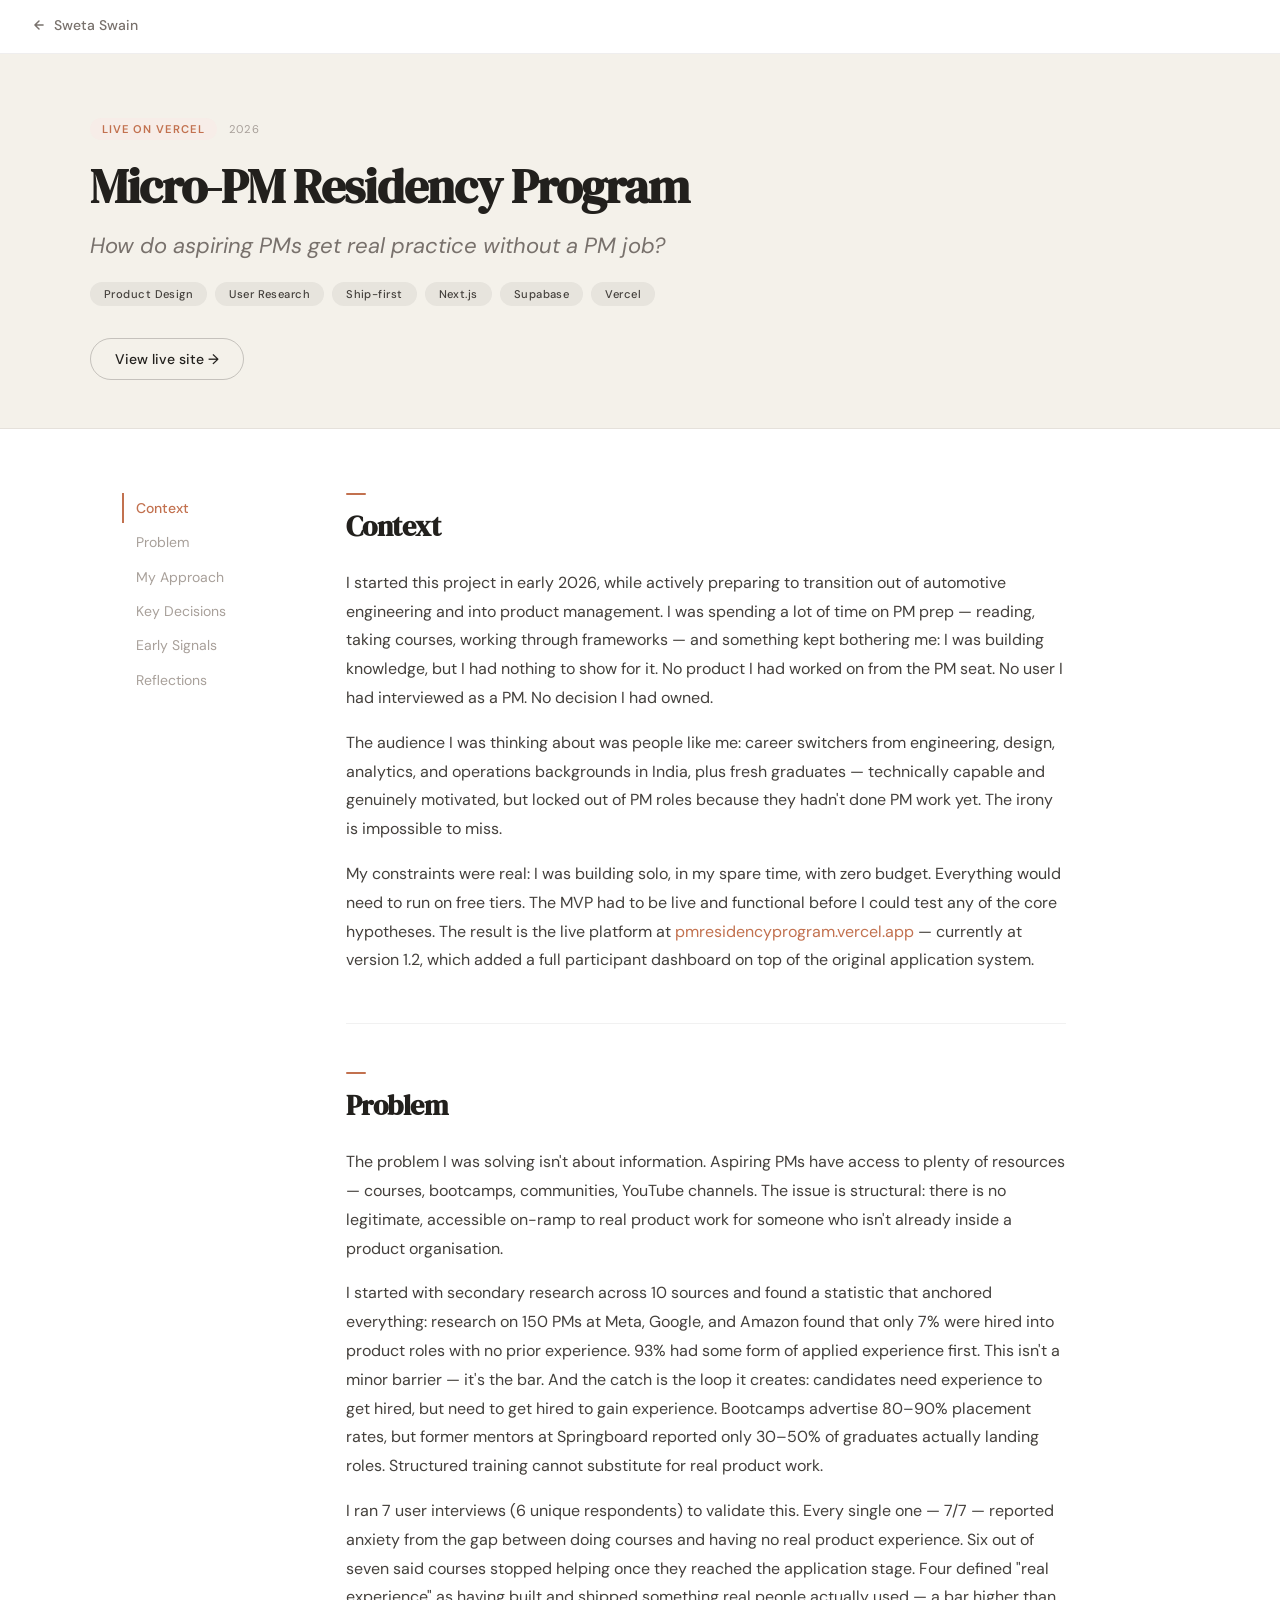
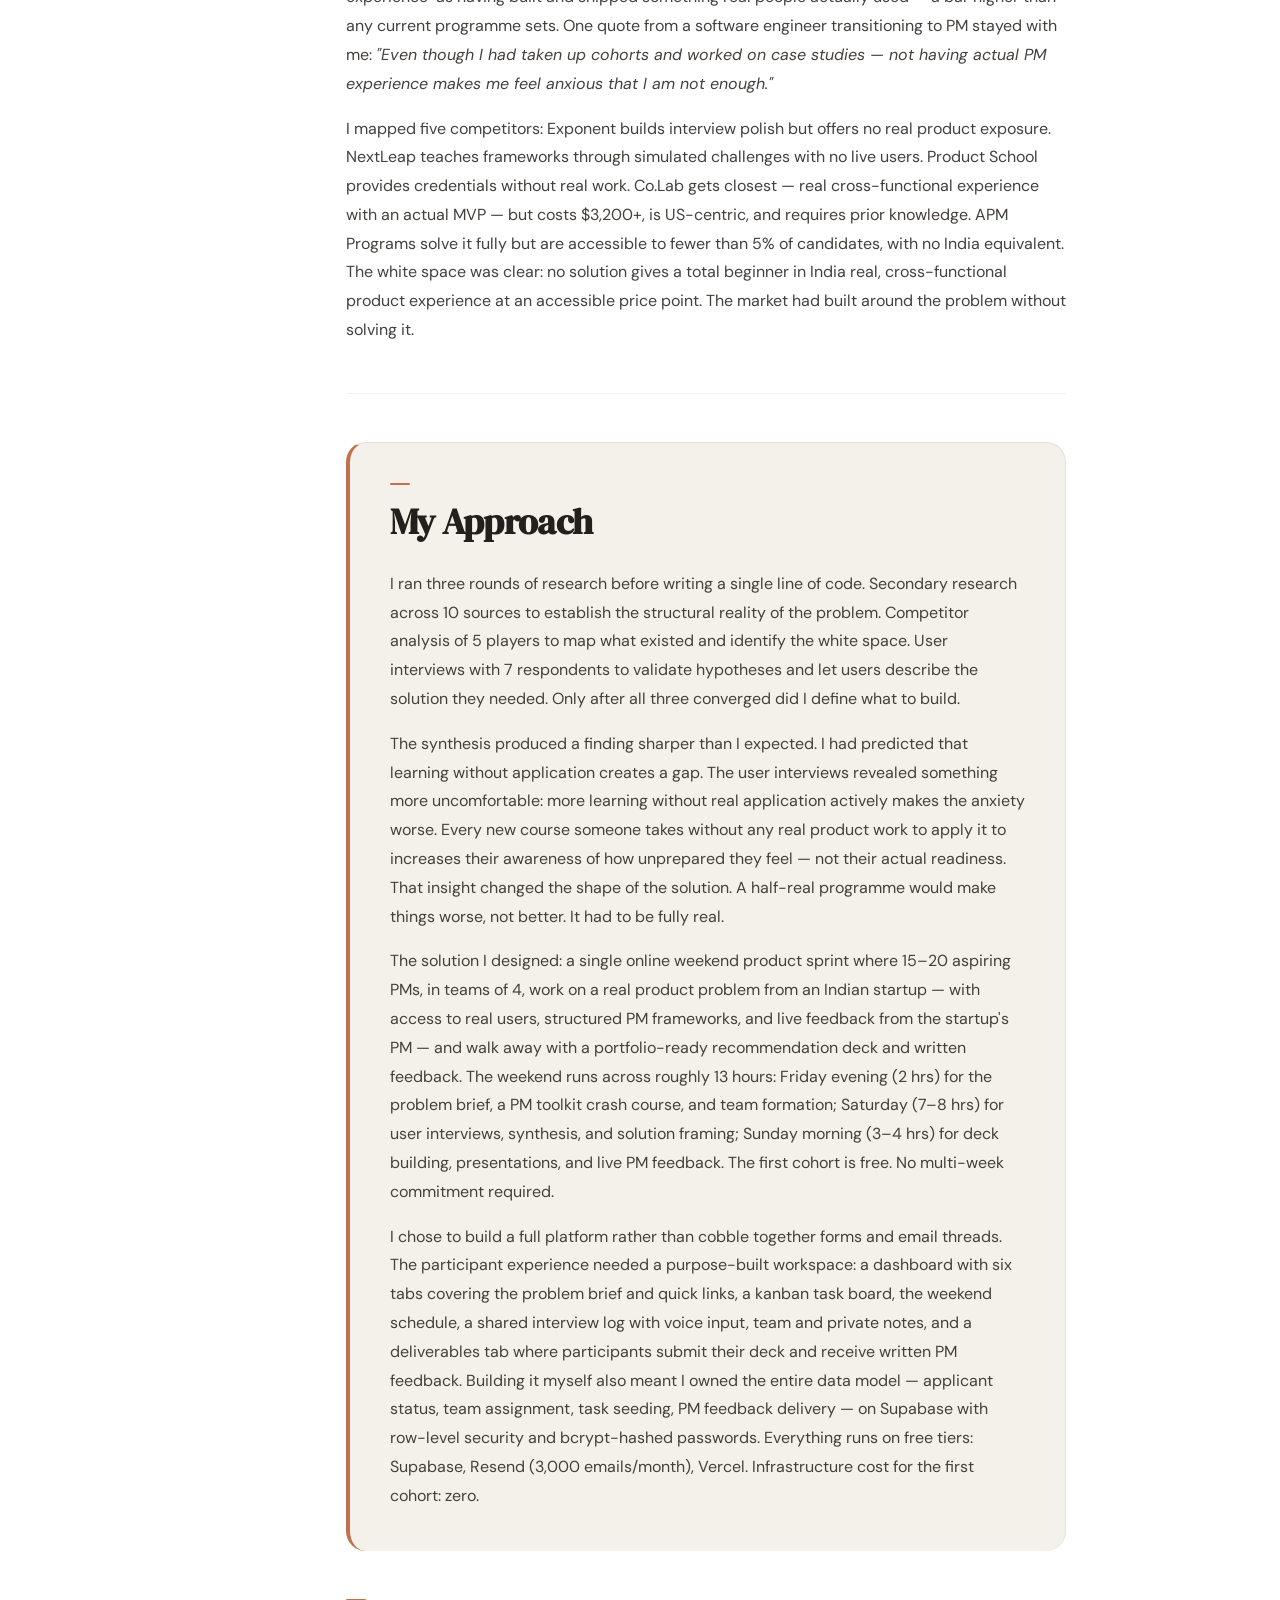
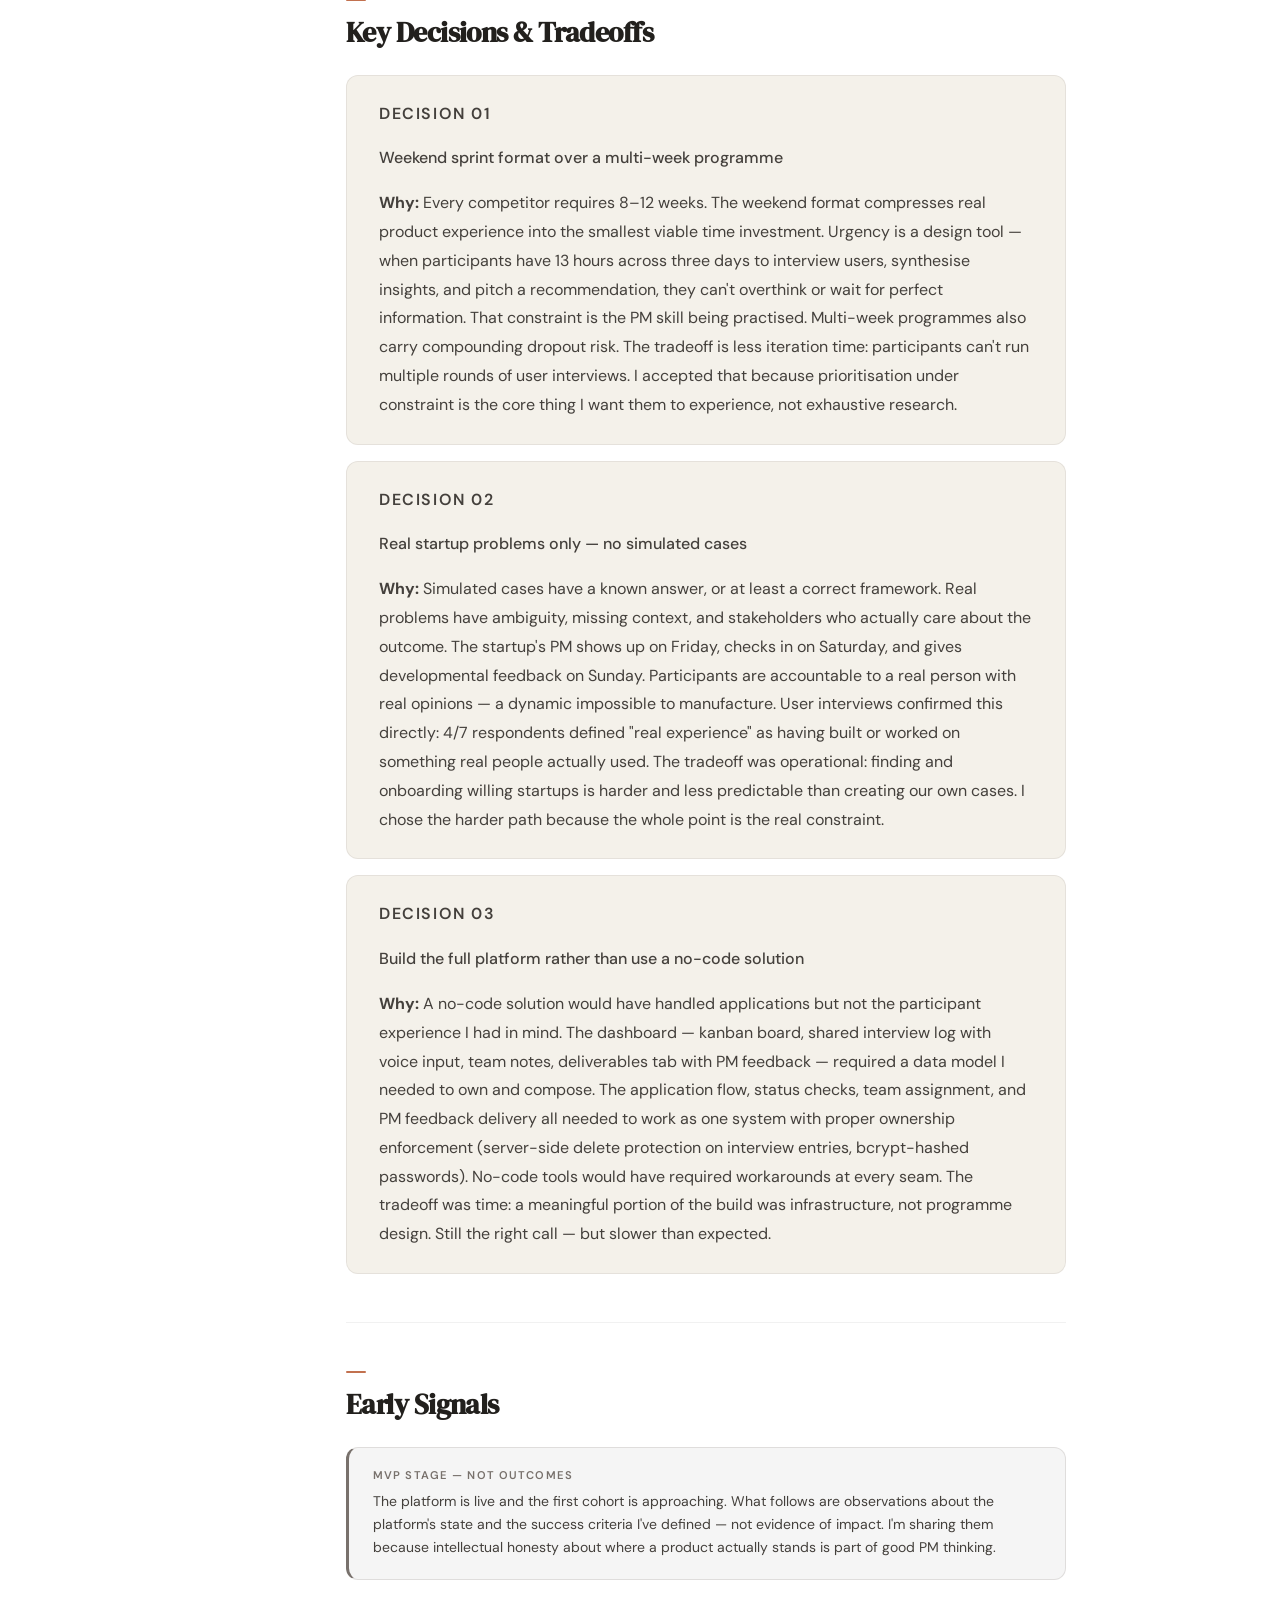
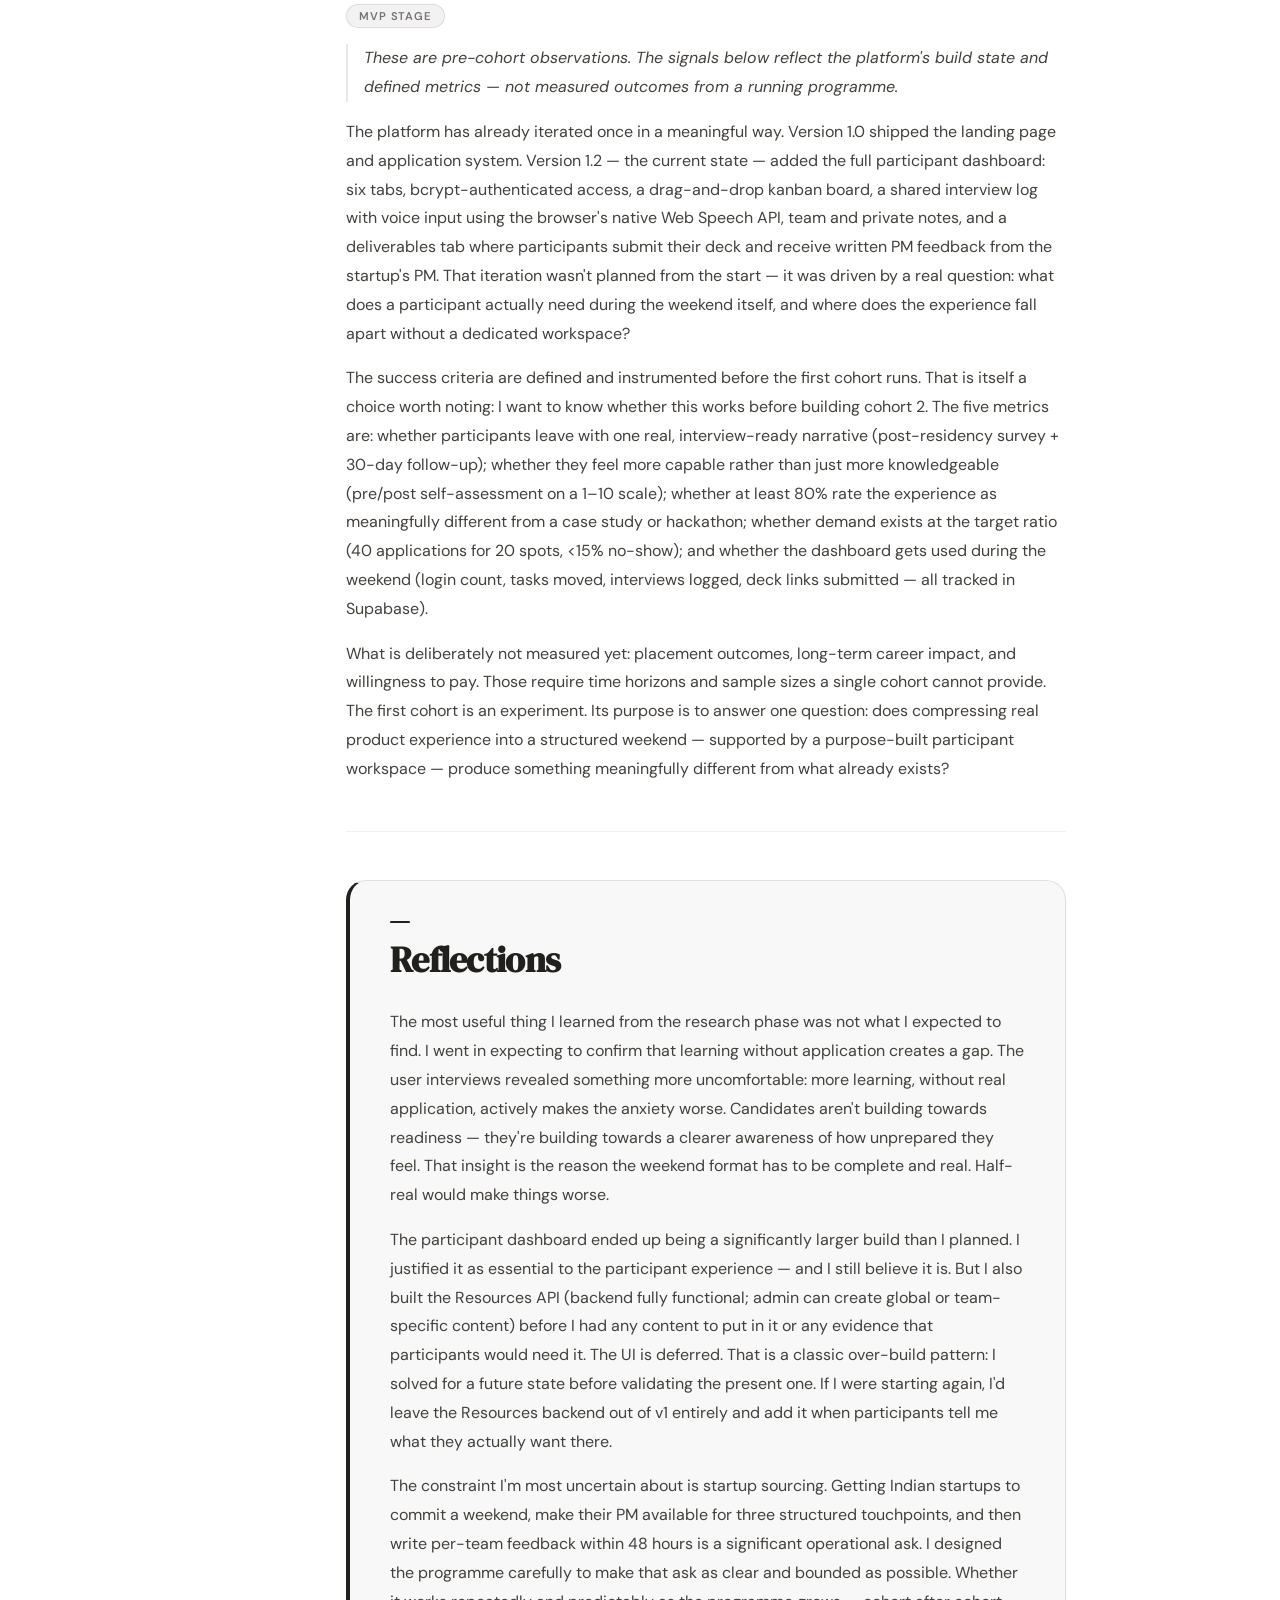
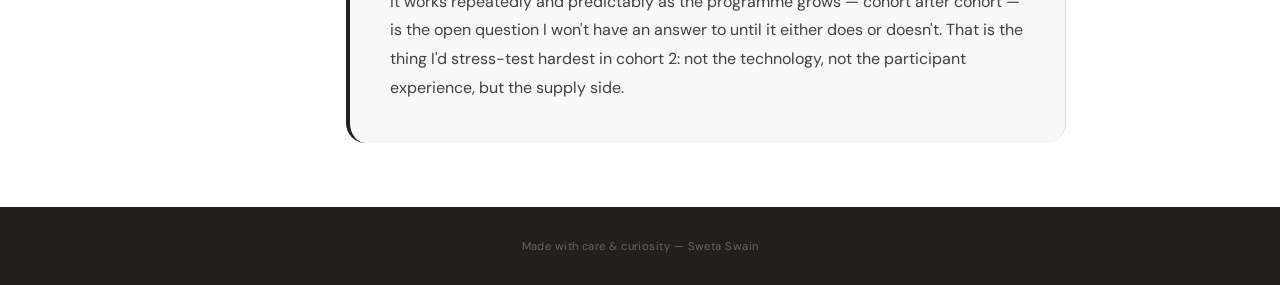
<file: case-study-micro-pm.html>
<!DOCTYPE html>
<html lang="en">
<head>
  <meta charset="UTF-8" />
  <meta name="viewport" content="width=device-width, initial-scale=1.0" />
  <title>Micro-PM Residency — Sweta Swain</title>
  <link rel="preconnect" href="https://fonts.googleapis.com" />
  <link rel="preconnect" href="https://fonts.gstatic.com" crossorigin />
  <link href="https://fonts.googleapis.com/css2?family=DM+Sans:ital,opsz,wght@0,9..40,300;0,9..40,400;0,9..40,500;0,9..40,600;1,9..40,300&family=DM+Serif+Display:ital@0;1&display=swap" rel="stylesheet" />
  <link rel="stylesheet" href="styles.css" />
</head>
<body class="cs-page">

  <main>

    <!-- ── Sticky back nav ─────────────────────────────────────────── -->
    <header class="cs-header">
      <a href="index.html" class="cs-back">
        <svg xmlns="http://www.w3.org/2000/svg" width="14" height="14" viewBox="0 0 24 24" fill="none" stroke="currentColor" stroke-width="2.5" stroke-linecap="round" stroke-linejoin="round" aria-hidden="true">
          <path d="M19 12H5M5 12l7 7M5 12l7-7"/>
        </svg>
        Sweta Swain
      </a>
    </header>

    <!-- ── Case study hero (cream) ───────────────────────────────── -->
    <div class="cs-hero">
      <div class="cs-hero-inner">

        <div class="cs-hero-meta">
          <span class="cs-status-badge">Live on Vercel</span>
          <span class="cs-year">2026</span>
        </div>

        <h1 class="cs-title">Micro-PM Residency Program</h1>
        <p class="cs-problem-statement">How do aspiring PMs get real practice without a PM job?</p>

        <div class="cs-hero-tags">
          <span class="tag">Product Design</span>
          <span class="tag">User Research</span>
          <span class="tag">Ship-first</span>
          <span class="tag">Next.js</span>
          <span class="tag">Supabase</span>
          <span class="tag">Vercel</span>
        </div>

        <a href="https://pmresidencyprogram.vercel.app/" target="_blank" rel="noopener noreferrer" class="btn btn-outline" style="margin-top: 8px;">
          View live site →
        </a>

      </div>
    </div>

    <!-- ── Body: sticky nav + content ─────────────────────────────── -->
    <div class="cs-body">

      <!-- Sticky section nav -->
      <nav class="cs-sidenav" aria-label="Case study sections">
        <a href="#context"     class="cs-nav-link active" data-section="context">Context</a>
        <a href="#problem"     class="cs-nav-link"        data-section="problem">Problem</a>
        <a href="#approach"    class="cs-nav-link"        data-section="approach">My Approach</a>
        <a href="#decisions"   class="cs-nav-link"        data-section="decisions">Key Decisions</a>
        <a href="#signals"     class="cs-nav-link"        data-section="signals">Early Signals</a>
        <a href="#reflections" class="cs-nav-link"        data-section="reflections">Reflections</a>
      </nav>

      <!-- Main content -->
      <div class="cs-content">

        <!-- 1. Context -->
        <section class="cs-section fade-section" id="context">
          <h2 class="cs-section-heading">Context</h2>
          <p>I started this project in early 2026, while actively preparing to transition out of automotive engineering and into product management. I was spending a lot of time on PM prep — reading, taking courses, working through frameworks — and something kept bothering me: I was building knowledge, but I had nothing to show for it. No product I had worked on from the PM seat. No user I had interviewed as a PM. No decision I had owned.</p>
          <p>The audience I was thinking about was people like me: career switchers from engineering, design, analytics, and operations backgrounds in India, plus fresh graduates — technically capable and genuinely motivated, but locked out of PM roles because they hadn't done PM work yet. The irony is impossible to miss.</p>
          <p>My constraints were real: I was building solo, in my spare time, with zero budget. Everything would need to run on free tiers. The MVP had to be live and functional before I could test any of the core hypotheses. The result is the live platform at <a href="https://pmresidencyprogram.vercel.app/" target="_blank" rel="noopener noreferrer" style="color: var(--terra); text-decoration: none;">pmresidencyprogram.vercel.app</a> — currently at version 1.2, which added a full participant dashboard on top of the original application system.</p>
        </section>

        <!-- 2. Problem -->
        <section class="cs-section fade-section" id="problem">
          <h2 class="cs-section-heading">Problem</h2>
          <p>The problem I was solving isn't about information. Aspiring PMs have access to plenty of resources — courses, bootcamps, communities, YouTube channels. The issue is structural: there is no legitimate, accessible on-ramp to real product work for someone who isn't already inside a product organisation.</p>
          <p>I started with secondary research across 10 sources and found a statistic that anchored everything: research on 150 PMs at Meta, Google, and Amazon found that only 7% were hired into product roles with no prior experience. 93% had some form of applied experience first. This isn't a minor barrier — it's the bar. And the catch is the loop it creates: candidates need experience to get hired, but need to get hired to gain experience. Bootcamps advertise 80–90% placement rates, but former mentors at Springboard reported only 30–50% of graduates actually landing roles. Structured training cannot substitute for real product work.</p>
          <p>I ran 7 user interviews (6 unique respondents) to validate this. Every single one — 7/7 — reported anxiety from the gap between doing courses and having no real product experience. Six out of seven said courses stopped helping once they reached the application stage. Four defined "real experience" as having built and shipped something real people actually used — a bar higher than any current programme sets. One quote from a software engineer transitioning to PM stayed with me: <em>"Even though I had taken up cohorts and worked on case studies — not having actual PM experience makes me feel anxious that I am not enough."</em></p>
          <p>I mapped five competitors: Exponent builds interview polish but offers no real product exposure. NextLeap teaches frameworks through simulated challenges with no live users. Product School provides credentials without real work. Co.Lab gets closest — real cross-functional experience with an actual MVP — but costs $3,200+, is US-centric, and requires prior knowledge. APM Programs solve it fully but are accessible to fewer than 5% of candidates, with no India equivalent. The white space was clear: no solution gives a total beginner in India real, cross-functional product experience at an accessible price point. The market had built around the problem without solving it.</p>
        </section>

        <!-- 3. My Approach — featured card, most visual weight -->
        <section class="cs-section cs-section-approach fade-section" id="approach">
          <h2 class="cs-section-heading">My Approach</h2>
          <p>I ran three rounds of research before writing a single line of code. Secondary research across 10 sources to establish the structural reality of the problem. Competitor analysis of 5 players to map what existed and identify the white space. User interviews with 7 respondents to validate hypotheses and let users describe the solution they needed. Only after all three converged did I define what to build.</p>
          <p>The synthesis produced a finding sharper than I expected. I had predicted that learning without application creates a gap. The user interviews revealed something more uncomfortable: more learning without real application actively makes the anxiety worse. Every new course someone takes without any real product work to apply it to increases their awareness of how unprepared they feel — not their actual readiness. That insight changed the shape of the solution. A half-real programme would make things worse, not better. It had to be fully real.</p>
          <p>The solution I designed: a single online weekend product sprint where 15–20 aspiring PMs, in teams of 4, work on a real product problem from an Indian startup — with access to real users, structured PM frameworks, and live feedback from the startup's PM — and walk away with a portfolio-ready recommendation deck and written feedback. The weekend runs across roughly 13 hours: Friday evening (2 hrs) for the problem brief, a PM toolkit crash course, and team formation; Saturday (7–8 hrs) for user interviews, synthesis, and solution framing; Sunday morning (3–4 hrs) for deck building, presentations, and live PM feedback. The first cohort is free. No multi-week commitment required.</p>
          <p>I chose to build a full platform rather than cobble together forms and email threads. The participant experience needed a purpose-built workspace: a dashboard with six tabs covering the problem brief and quick links, a kanban task board, the weekend schedule, a shared interview log with voice input, team and private notes, and a deliverables tab where participants submit their deck and receive written PM feedback. Building it myself also meant I owned the entire data model — applicant status, team assignment, task seeding, PM feedback delivery — on Supabase with row-level security and bcrypt-hashed passwords. Everything runs on free tiers: Supabase, Resend (3,000 emails/month), Vercel. Infrastructure cost for the first cohort: zero.</p>
        </section>

        <!-- 4. Key Decisions & Tradeoffs -->
        <section class="cs-section fade-section" id="decisions">
          <h2 class="cs-section-heading">Key Decisions &amp; Tradeoffs</h2>

          <div class="decision-cards">

            <div class="decision-card">
              <p class="decision-label">Decision 01</p>
              <p class="decision-choice">Weekend sprint format over a multi-week programme</p>
              <p class="decision-why"><strong>Why:</strong> Every competitor requires 8–12 weeks. The weekend format compresses real product experience into the smallest viable time investment. Urgency is a design tool — when participants have 13 hours across three days to interview users, synthesise insights, and pitch a recommendation, they can't overthink or wait for perfect information. That constraint is the PM skill being practised. Multi-week programmes also carry compounding dropout risk. The tradeoff is less iteration time: participants can't run multiple rounds of user interviews. I accepted that because prioritisation under constraint is the core thing I want them to experience, not exhaustive research.</p>
            </div>

            <div class="decision-card">
              <p class="decision-label">Decision 02</p>
              <p class="decision-choice">Real startup problems only — no simulated cases</p>
              <p class="decision-why"><strong>Why:</strong> Simulated cases have a known answer, or at least a correct framework. Real problems have ambiguity, missing context, and stakeholders who actually care about the outcome. The startup's PM shows up on Friday, checks in on Saturday, and gives developmental feedback on Sunday. Participants are accountable to a real person with real opinions — a dynamic impossible to manufacture. User interviews confirmed this directly: 4/7 respondents defined "real experience" as having built or worked on something real people actually used. The tradeoff was operational: finding and onboarding willing startups is harder and less predictable than creating our own cases. I chose the harder path because the whole point is the real constraint.</p>
            </div>

            <div class="decision-card">
              <p class="decision-label">Decision 03</p>
              <p class="decision-choice">Build the full platform rather than use a no-code solution</p>
              <p class="decision-why"><strong>Why:</strong> A no-code solution would have handled applications but not the participant experience I had in mind. The dashboard — kanban board, shared interview log with voice input, team notes, deliverables tab with PM feedback — required a data model I needed to own and compose. The application flow, status checks, team assignment, and PM feedback delivery all needed to work as one system with proper ownership enforcement (server-side delete protection on interview entries, bcrypt-hashed passwords). No-code tools would have required workarounds at every seam. The tradeoff was time: a meaningful portion of the build was infrastructure, not programme design. Still the right call — but slower than expected.</p>
            </div>

          </div>
        </section>

        <!-- 5. Early Signals — framed as MVP observations, not proven results -->
        <section class="cs-section fade-section" id="signals">
          <h2 class="cs-section-heading">Early Signals</h2>

          <div class="cs-mvp-callout">
            <strong>MVP stage — not outcomes</strong>
            <p>The platform is live and the first cohort is approaching. What follows are observations about the platform's state and the success criteria I've defined — not evidence of impact. I'm sharing them because intellectual honesty about where a product actually stands is part of good PM thinking.</p>
          </div>

          <div class="cs-mvp-badge">MVP Stage</div>
          <p class="cs-signals-caveat">These are pre-cohort observations. The signals below reflect the platform's build state and defined metrics — not measured outcomes from a running programme.</p>

          <p>The platform has already iterated once in a meaningful way. Version 1.0 shipped the landing page and application system. Version 1.2 — the current state — added the full participant dashboard: six tabs, bcrypt-authenticated access, a drag-and-drop kanban board, a shared interview log with voice input using the browser's native Web Speech API, team and private notes, and a deliverables tab where participants submit their deck and receive written PM feedback from the startup's PM. That iteration wasn't planned from the start — it was driven by a real question: what does a participant actually need during the weekend itself, and where does the experience fall apart without a dedicated workspace?</p>

          <p>The success criteria are defined and instrumented before the first cohort runs. That is itself a choice worth noting: I want to know whether this works before building cohort 2. The five metrics are: whether participants leave with one real, interview-ready narrative (post-residency survey + 30-day follow-up); whether they feel more capable rather than just more knowledgeable (pre/post self-assessment on a 1–10 scale); whether at least 80% rate the experience as meaningfully different from a case study or hackathon; whether demand exists at the target ratio (40 applications for 20 spots, &lt;15% no-show); and whether the dashboard gets used during the weekend (login count, tasks moved, interviews logged, deck links submitted — all tracked in Supabase).</p>

          <p>What is deliberately not measured yet: placement outcomes, long-term career impact, and willingness to pay. Those require time horizons and sample sizes a single cohort cannot provide. The first cohort is an experiment. Its purpose is to answer one question: does compressing real product experience into a structured weekend — supported by a purpose-built participant workspace — produce something meaningfully different from what already exists?</p>
        </section>

        <!-- 6. Reflections — synthesis, given equal visual weight to Approach -->
        <section class="cs-section cs-section-reflections fade-section" id="reflections">
          <h2 class="cs-section-heading">Reflections</h2>
          <p>The most useful thing I learned from the research phase was not what I expected to find. I went in expecting to confirm that learning without application creates a gap. The user interviews revealed something more uncomfortable: more learning, without real application, actively makes the anxiety worse. Candidates aren't building towards readiness — they're building towards a clearer awareness of how unprepared they feel. That insight is the reason the weekend format has to be complete and real. Half-real would make things worse.</p>
          <p>The participant dashboard ended up being a significantly larger build than I planned. I justified it as essential to the participant experience — and I still believe it is. But I also built the Resources API (backend fully functional; admin can create global or team-specific content) before I had any content to put in it or any evidence that participants would need it. The UI is deferred. That is a classic over-build pattern: I solved for a future state before validating the present one. If I were starting again, I'd leave the Resources backend out of v1 entirely and add it when participants tell me what they actually want there.</p>
          <p>The constraint I'm most uncertain about is startup sourcing. Getting Indian startups to commit a weekend, make their PM available for three structured touchpoints, and then write per-team feedback within 48 hours is a significant operational ask. I designed the programme carefully to make that ask as clear and bounded as possible. Whether it works repeatedly and predictably as the programme grows — cohort after cohort — is the open question I won't have an answer to until it either does or doesn't. That is the thing I'd stress-test hardest in cohort 2: not the technology, not the participant experience, but the supply side.</p>
        </section>

      </div><!-- /cs-content -->
    </div><!-- /cs-body -->

  </main>

  <!-- ── Footer (charcoal) ─────────────────────────────────────────────── -->
  <footer>
    <p>Made with care &amp; curiosity &mdash; Sweta Swain</p>
  </footer>

  <script src="script.js" defer></script>

</body>
</html>
</file>
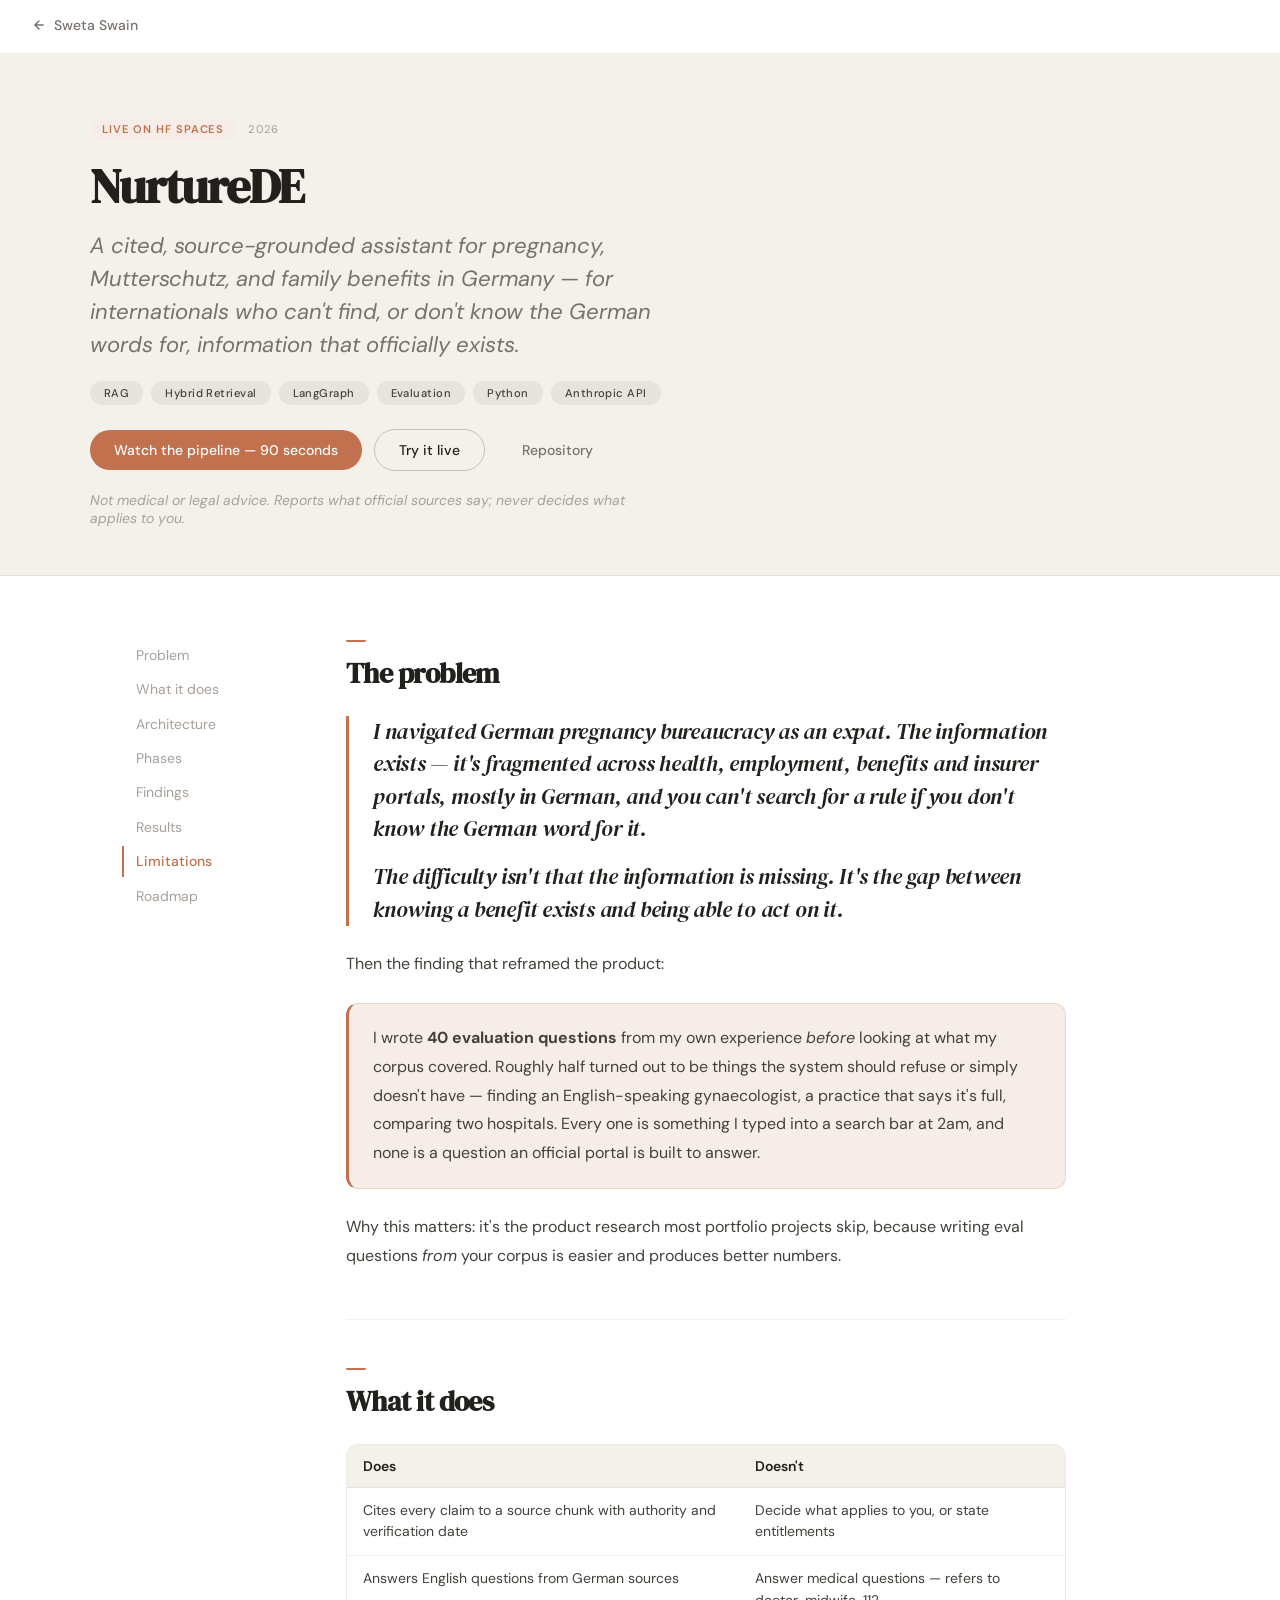
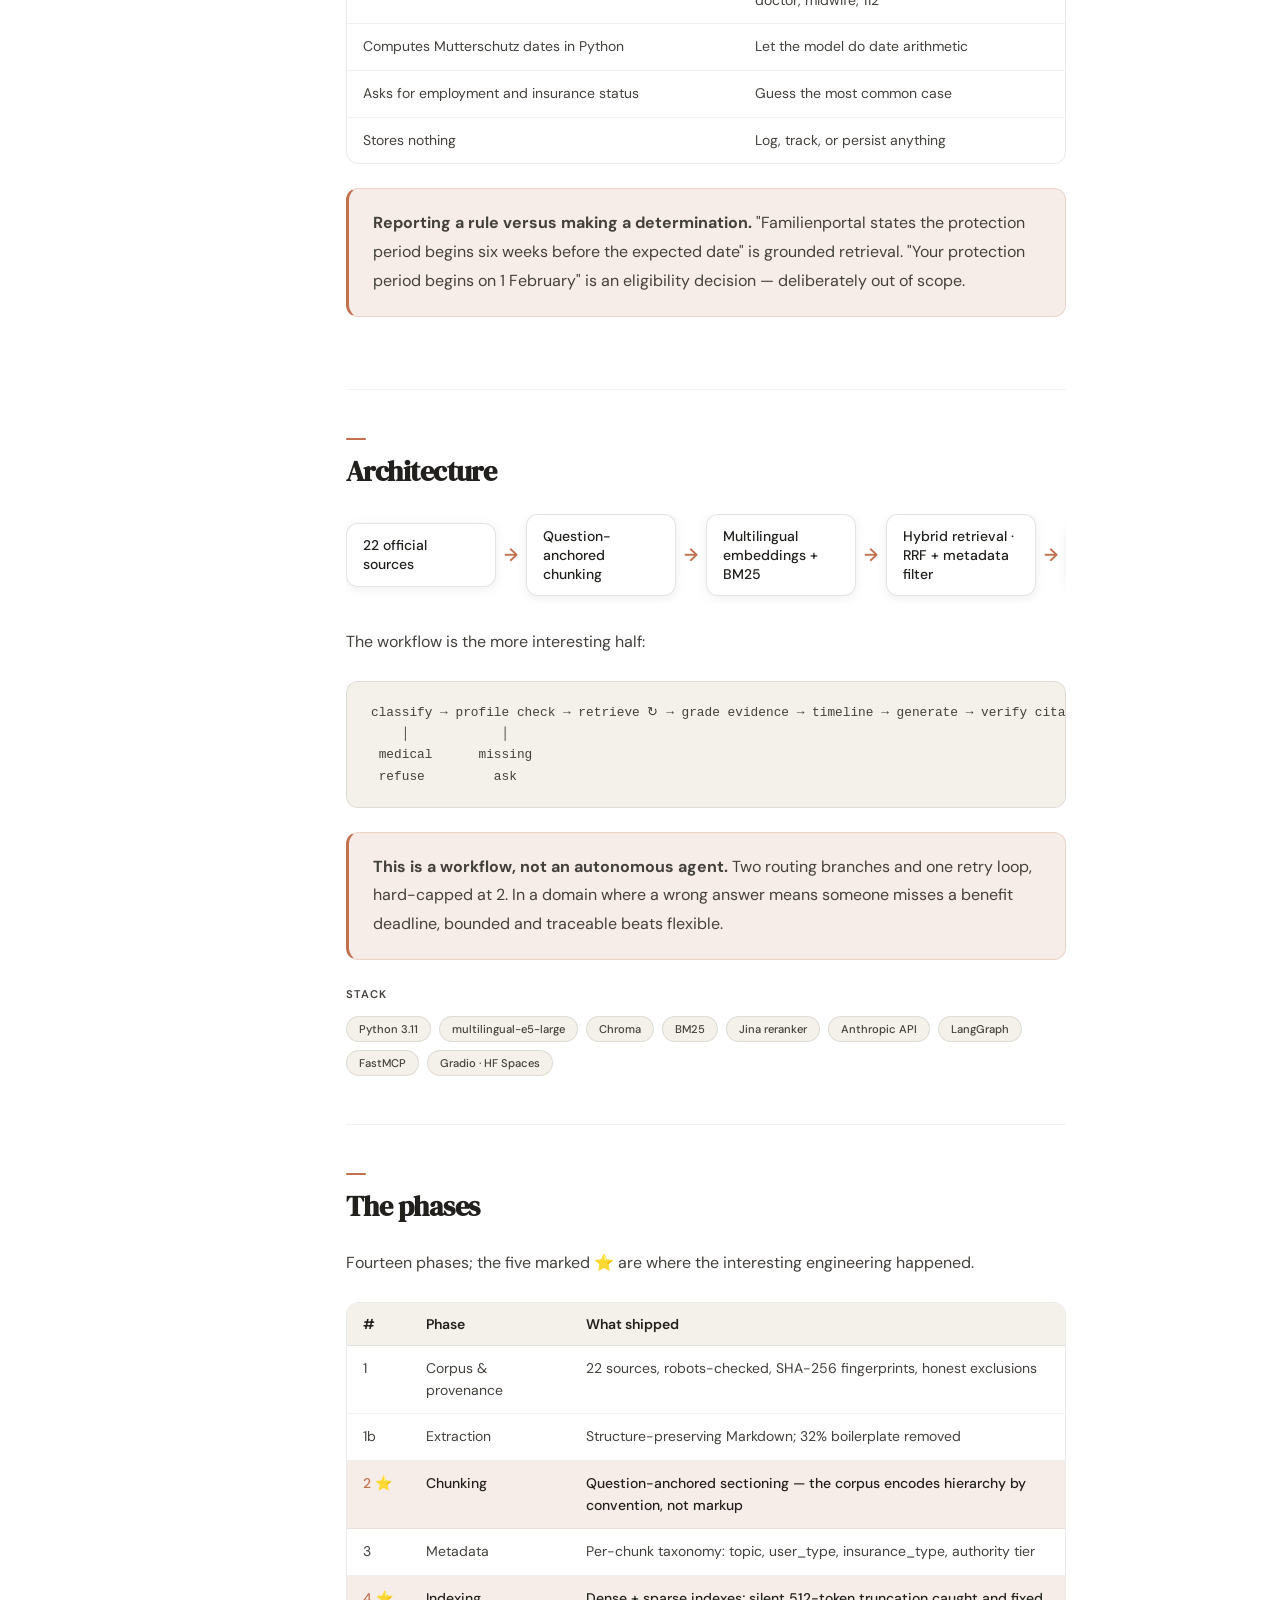
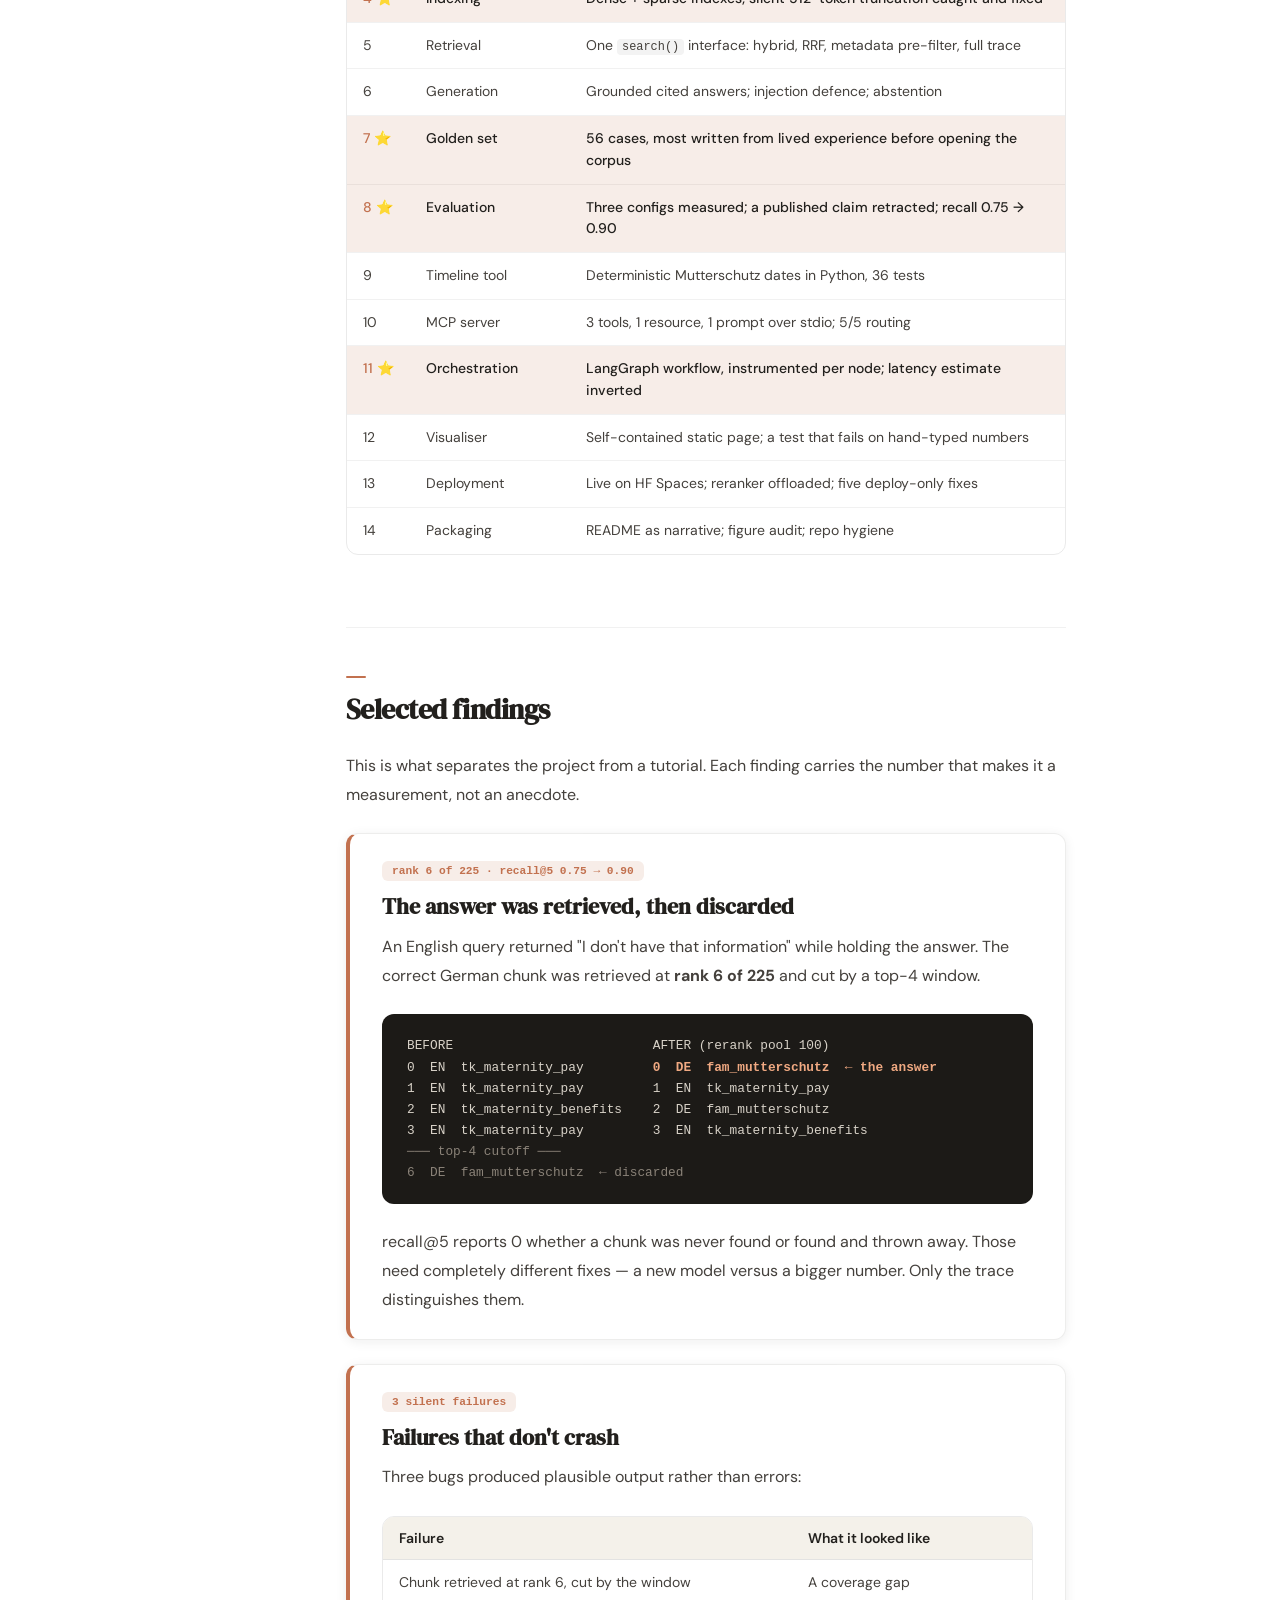
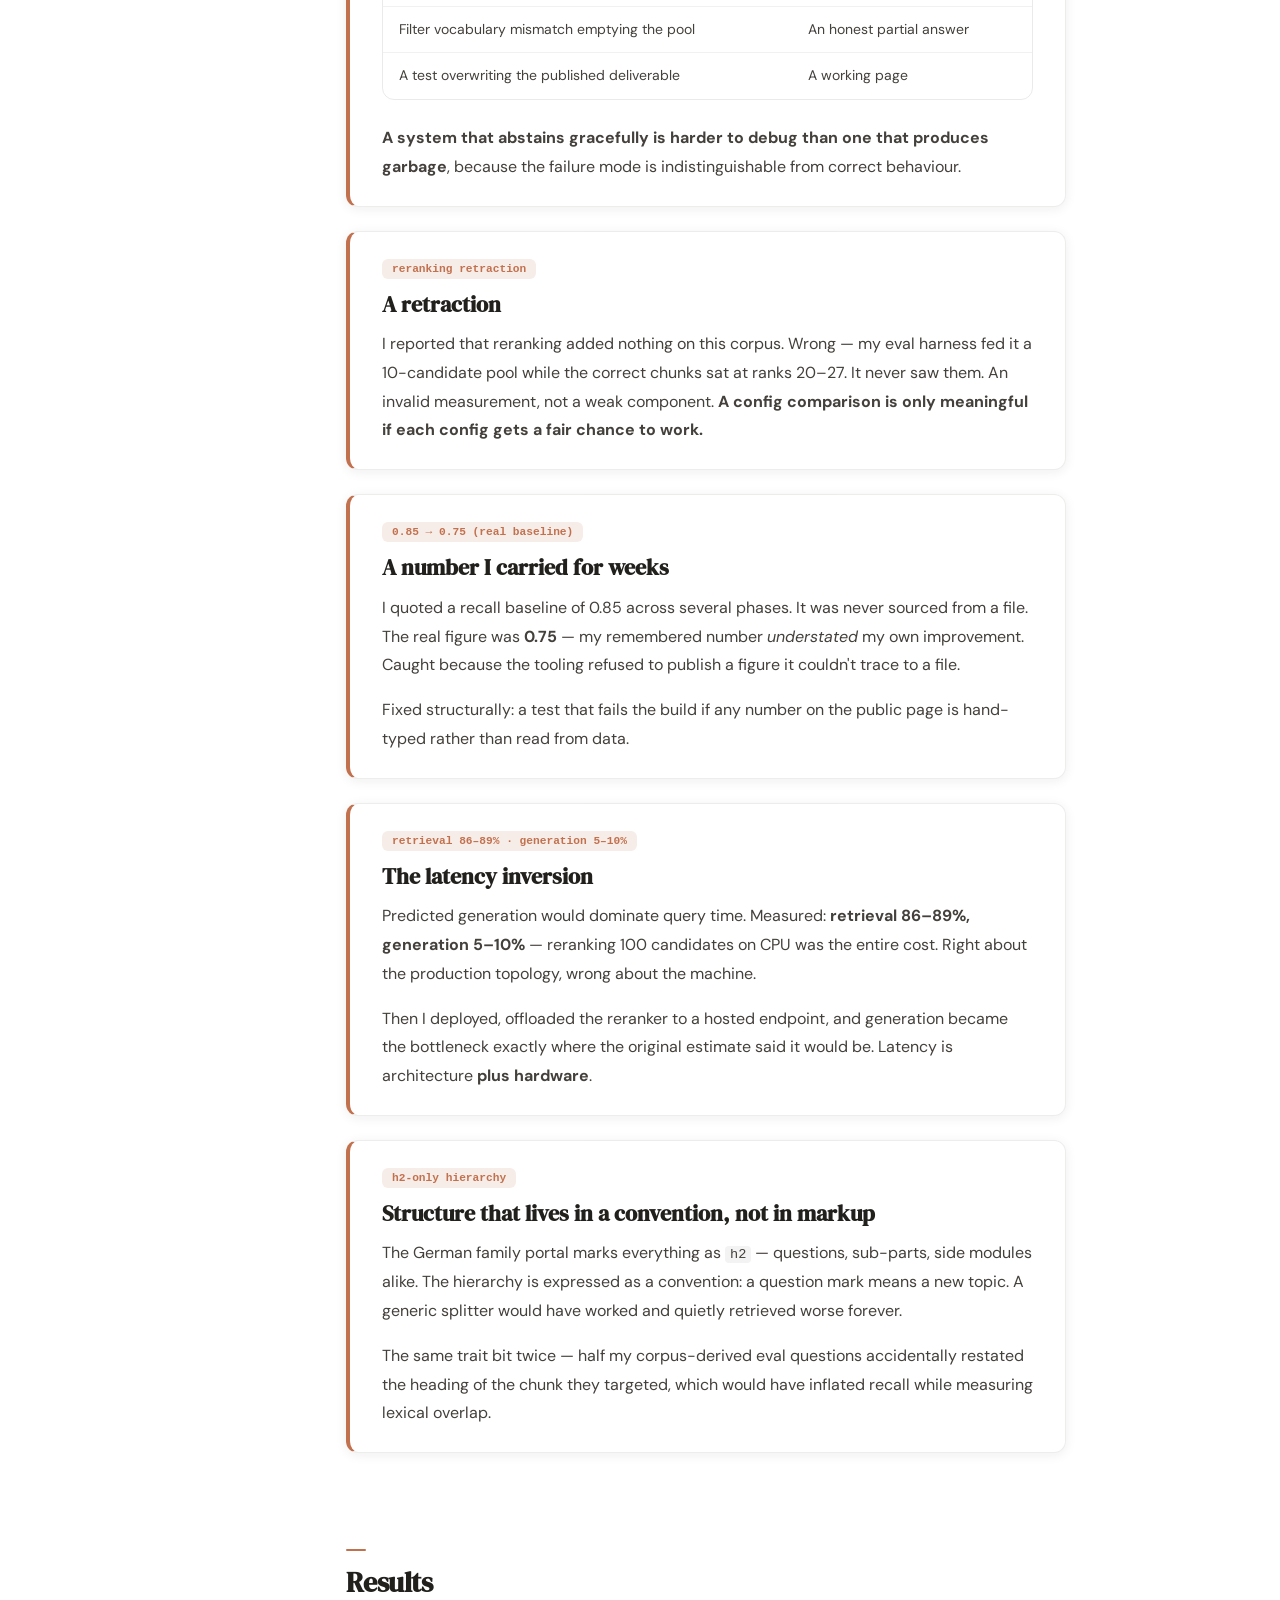
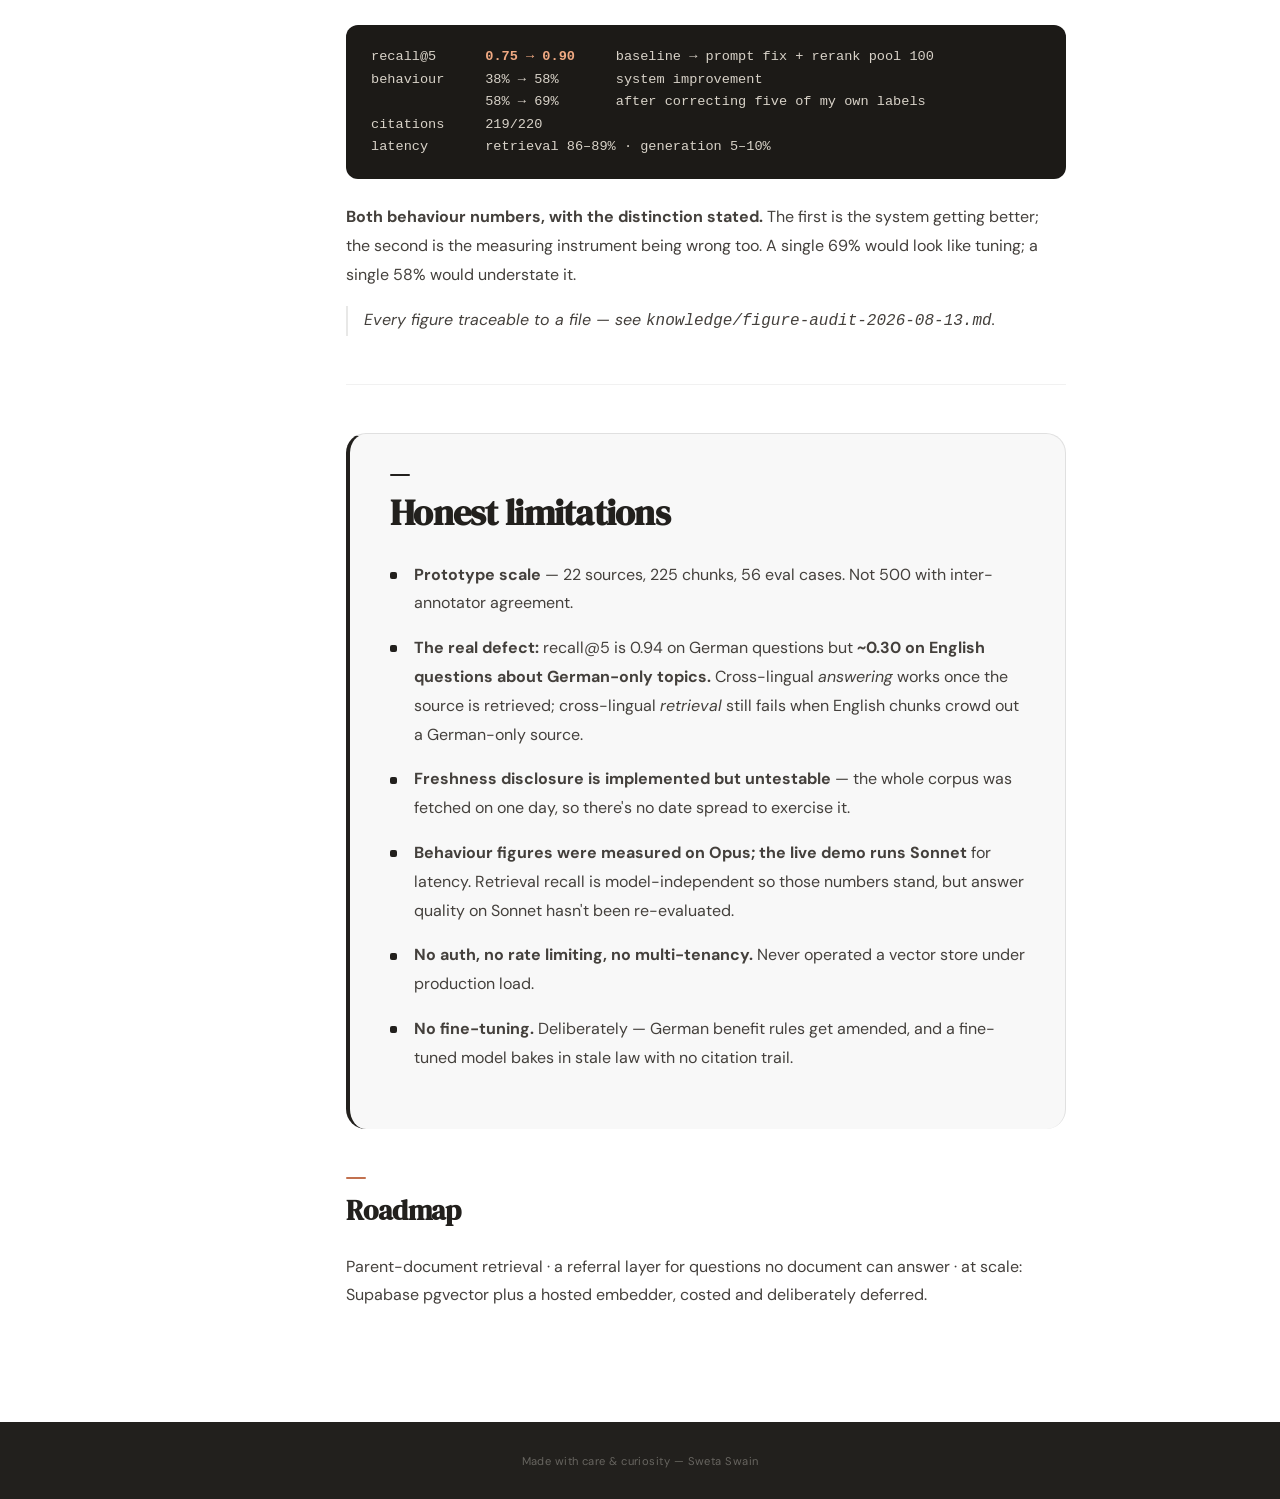
<file: case-study-nurture-de.html>
<!DOCTYPE html>
<html lang="en">
<head>
  <meta charset="UTF-8" />
  <meta name="viewport" content="width=device-width, initial-scale=1.0" />
  <title>NurtureDE — Sweta Swain</title>
  <link rel="preconnect" href="https://fonts.googleapis.com" />
  <link rel="preconnect" href="https://fonts.gstatic.com" crossorigin />
  <link href="https://fonts.googleapis.com/css2?family=DM+Sans:ital,opsz,wght@0,9..40,300;0,9..40,400;0,9..40,500;0,9..40,600;1,9..40,300&family=DM+Serif+Display:ital@0;1&display=swap" rel="stylesheet" />
  <link rel="stylesheet" href="styles.css" />
</head>
<body class="cs-page">

  <main>

    <!-- ── Sticky back nav ─────────────────────────────────────────── -->
    <header class="cs-header">
      <a href="index.html" class="cs-back">
        <svg xmlns="http://www.w3.org/2000/svg" width="14" height="14" viewBox="0 0 24 24" fill="none" stroke="currentColor" stroke-width="2.5" stroke-linecap="round" stroke-linejoin="round" aria-hidden="true">
          <path d="M19 12H5M5 12l7 7M5 12l7-7"/>
        </svg>
        Sweta Swain
      </a>
    </header>

    <!-- ── Case study hero (cream) ───────────────────────────────── -->
    <div class="cs-hero">
      <div class="cs-hero-inner">

        <div class="cs-hero-meta">
          <span class="cs-status-badge">Live on HF Spaces</span>
          <span class="cs-year">2026</span>
        </div>

        <h1 class="cs-title">NurtureDE</h1>
        <p class="cs-problem-statement">A cited, source-grounded assistant for pregnancy, Mutterschutz, and family benefits in Germany — for internationals who can't find, or don't know the German words for, information that officially exists.</p>

        <div class="cs-hero-tags">
          <span class="tag">RAG</span>
          <span class="tag">Hybrid Retrieval</span>
          <span class="tag">LangGraph</span>
          <span class="tag">Evaluation</span>
          <span class="tag">Python</span>
          <span class="tag">Anthropic API</span>
        </div>

        <div class="cs-hero-actions">
          <a href="https://claude.ai/code/artifact/368eeb82-901d-411e-9725-b7a8f840f0d4" target="_blank" rel="noopener noreferrer" class="btn btn-terra">Watch the pipeline — 90 seconds</a>
          <a href="https://huggingface.co/spaces/Shwey13/nurture-de" target="_blank" rel="noopener noreferrer" class="btn btn-outline">Try it live</a>
          <a href="https://github.com/shwey13fra/nurture-de" target="_blank" rel="noopener noreferrer" class="btn btn-ghost">Repository</a>
        </div>

        <p class="cs-disclaimer">Not medical or legal advice. Reports what official sources say; never decides what applies to you.</p>

      </div>
    </div>

    <!-- ── Body: sticky nav + content ─────────────────────────────── -->
    <div class="cs-body">

      <!-- Sticky section nav -->
      <nav class="cs-sidenav" aria-label="Case study sections">
        <a href="#problem"     class="cs-nav-link active" data-section="problem">Problem</a>
        <a href="#does"        class="cs-nav-link"        data-section="does">What it does</a>
        <a href="#architecture" class="cs-nav-link"       data-section="architecture">Architecture</a>
        <a href="#phases"      class="cs-nav-link"        data-section="phases">Phases</a>
        <a href="#findings"    class="cs-nav-link"        data-section="findings">Findings</a>
        <a href="#results"     class="cs-nav-link"        data-section="results">Results</a>
        <a href="#limitations" class="cs-nav-link"        data-section="limitations">Limitations</a>
        <a href="#roadmap"     class="cs-nav-link"        data-section="roadmap">Roadmap</a>
      </nav>

      <!-- Main content -->
      <div class="cs-content">

        <!-- 2. The problem -->
        <section class="cs-section fade-section" id="problem">
          <h2 class="cs-section-heading">The problem</h2>

          <blockquote class="cs-quote">
            I navigated German pregnancy bureaucracy as an expat. The information exists — it's fragmented across health, employment, benefits and insurer portals, mostly in German, and you can't search for a rule if you don't know the German word for it.
            <span class="cs-quote-line">The difficulty isn't that the information is missing. It's the gap between knowing a benefit exists and being able to act on it.</span>
          </blockquote>

          <p>Then the finding that reframed the product:</p>

          <div class="cs-callout">
            <p>I wrote <strong>40 evaluation questions</strong> from my own experience <em>before</em> looking at what my corpus covered. Roughly half turned out to be things the system should refuse or simply doesn't have — finding an English-speaking gynaecologist, a practice that says it's full, comparing two hospitals. Every one is something I typed into a search bar at 2am, and none is a question an official portal is built to answer.</p>
          </div>

          <p>Why this matters: it's the product research most portfolio projects skip, because writing eval questions <em>from</em> your corpus is easier and produces better numbers.</p>
        </section>

        <!-- 3. What it does -->
        <section class="cs-section fade-section" id="does">
          <h2 class="cs-section-heading">What it does</h2>

          <div class="cs-table-wrap">
            <table class="cs-table">
              <thead>
                <tr><th>Does</th><th>Doesn't</th></tr>
              </thead>
              <tbody>
                <tr><td>Cites every claim to a source chunk with authority and verification date</td><td>Decide what applies to you, or state entitlements</td></tr>
                <tr><td>Answers English questions from German sources</td><td>Answer medical questions — refers to doctor, midwife, 112</td></tr>
                <tr><td>Computes Mutterschutz dates in Python</td><td>Let the model do date arithmetic</td></tr>
                <tr><td>Asks for employment and insurance status</td><td>Guess the most common case</td></tr>
                <tr><td>Stores nothing</td><td>Log, track, or persist anything</td></tr>
              </tbody>
            </table>
          </div>

          <div class="cs-callout">
            <p><strong>Reporting a rule versus making a determination.</strong> "Familienportal states the protection period begins six weeks before the expected date" is grounded retrieval. "Your protection period begins on 1 February" is an eligibility decision — deliberately out of scope.</p>
          </div>
        </section>

        <!-- 4. Architecture -->
        <section class="cs-section fade-section" id="architecture">
          <h2 class="cs-section-heading">Architecture</h2>

          <div class="cs-flow-wrap">
            <div class="cs-flow">
              <span class="cs-flow-node">22 official sources</span>
              <span class="cs-flow-arrow" aria-hidden="true">→</span>
              <span class="cs-flow-node">Question-anchored chunking</span>
              <span class="cs-flow-arrow" aria-hidden="true">→</span>
              <span class="cs-flow-node">Multilingual embeddings + BM25</span>
              <span class="cs-flow-arrow" aria-hidden="true">→</span>
              <span class="cs-flow-node">Hybrid retrieval · RRF + metadata filter</span>
              <span class="cs-flow-arrow" aria-hidden="true">→</span>
              <span class="cs-flow-node">Cross-encoder rerank</span>
              <span class="cs-flow-arrow" aria-hidden="true">→</span>
              <span class="cs-flow-node">Grounded generation with citations</span>
              <span class="cs-flow-arrow" aria-hidden="true">→</span>
              <span class="cs-flow-node cs-flow-node--accent">56-case evaluation</span>
            </div>
          </div>

          <p>The workflow is the more interesting half:</p>

          <div class="cs-figure cs-figure--workflow">
<pre>classify → profile check → retrieve ↻ → grade evidence → timeline → generate → verify citations
    │            │
 medical      missing
 refuse         ask</pre>
          </div>

          <div class="cs-callout">
            <p><strong>This is a workflow, not an autonomous agent.</strong> Two routing branches and one retry loop, hard-capped at 2. In a domain where a wrong answer means someone misses a benefit deadline, bounded and traceable beats flexible.</p>
          </div>

          <p class="cs-stack-label">Stack</p>
          <div class="cs-stack">
            <span class="cs-chip">Python 3.11</span>
            <span class="cs-chip">multilingual-e5-large</span>
            <span class="cs-chip">Chroma</span>
            <span class="cs-chip">BM25</span>
            <span class="cs-chip">Jina reranker</span>
            <span class="cs-chip">Anthropic API</span>
            <span class="cs-chip">LangGraph</span>
            <span class="cs-chip">FastMCP</span>
            <span class="cs-chip">Gradio · HF Spaces</span>
          </div>
        </section>

        <!-- 5. The phases -->
        <section class="cs-section fade-section" id="phases">
          <h2 class="cs-section-heading">The phases</h2>
          <p>Fourteen phases; the five marked ⭐ are where the interesting engineering happened.</p>

          <div class="cs-table-wrap">
            <table class="cs-table cs-table--phases">
              <thead>
                <tr><th>#</th><th>Phase</th><th>What shipped</th></tr>
              </thead>
              <tbody>
                <tr><td>1</td><td>Corpus &amp; provenance</td><td>22 sources, robots-checked, SHA-256 fingerprints, honest exclusions</td></tr>
                <tr><td>1b</td><td>Extraction</td><td>Structure-preserving Markdown; 32% boilerplate removed</td></tr>
                <tr class="cs-star"><td>2 ⭐</td><td>Chunking</td><td>Question-anchored sectioning — the corpus encodes hierarchy by convention, not markup</td></tr>
                <tr><td>3</td><td>Metadata</td><td>Per-chunk taxonomy: topic, user_type, insurance_type, authority tier</td></tr>
                <tr class="cs-star"><td>4 ⭐</td><td>Indexing</td><td>Dense + sparse indexes; silent 512-token truncation caught and fixed</td></tr>
                <tr><td>5</td><td>Retrieval</td><td>One <code>search()</code> interface: hybrid, RRF, metadata pre-filter, full trace</td></tr>
                <tr><td>6</td><td>Generation</td><td>Grounded cited answers; injection defence; abstention</td></tr>
                <tr class="cs-star"><td>7 ⭐</td><td>Golden set</td><td>56 cases, most written from lived experience before opening the corpus</td></tr>
                <tr class="cs-star"><td>8 ⭐</td><td>Evaluation</td><td>Three configs measured; a published claim retracted; recall 0.75 → 0.90</td></tr>
                <tr><td>9</td><td>Timeline tool</td><td>Deterministic Mutterschutz dates in Python, 36 tests</td></tr>
                <tr><td>10</td><td>MCP server</td><td>3 tools, 1 resource, 1 prompt over stdio; 5/5 routing</td></tr>
                <tr class="cs-star"><td>11 ⭐</td><td>Orchestration</td><td>LangGraph workflow, instrumented per node; latency estimate inverted</td></tr>
                <tr><td>12</td><td>Visualiser</td><td>Self-contained static page; a test that fails on hand-typed numbers</td></tr>
                <tr><td>13</td><td>Deployment</td><td>Live on HF Spaces; reranker offloaded; five deploy-only fixes</td></tr>
                <tr><td>14</td><td>Packaging</td><td>README as narrative; figure audit; repo hygiene</td></tr>
              </tbody>
            </table>
          </div>
        </section>

        <!-- 6. Selected findings ⭐ -->
        <section class="cs-section cs-section-findings fade-section" id="findings">
          <h2 class="cs-section-heading">Selected findings</h2>
          <p>This is what separates the project from a tutorial. Each finding carries the number that makes it a measurement, not an anecdote.</p>

          <div class="cs-findings">

            <!-- Finding 1 — the marquee -->
            <article class="cs-finding">
              <span class="cs-metric-chip">rank 6 of 225 · recall@5 0.75 → 0.90</span>
              <h3 class="cs-finding-title">The answer was retrieved, then discarded</h3>
              <p>An English query returned "I don't have that information" while holding the answer. The correct German chunk was retrieved at <strong>rank 6 of 225</strong> and cut by a top-4 window.</p>

              <div class="cs-figure cs-figure--rank">
<pre>BEFORE                          AFTER (rerank pool 100)
0  EN  tk_maternity_pay         <span class="cs-fig-hit">0  DE  fam_mutterschutz  ← the answer</span>
1  EN  tk_maternity_pay         1  EN  tk_maternity_pay
2  EN  tk_maternity_benefits    2  DE  fam_mutterschutz
3  EN  tk_maternity_pay         3  EN  tk_maternity_benefits
<span class="cs-fig-cut">─── top-4 cutoff ───</span>
<span class="cs-fig-cut">6  DE  fam_mutterschutz  ← discarded</span></pre>
              </div>

              <p>recall@5 reports 0 whether a chunk was never found or found and thrown away. Those need completely different fixes — a new model versus a bigger number. Only the trace distinguishes them.</p>
            </article>

            <!-- Finding 2 -->
            <article class="cs-finding">
              <span class="cs-metric-chip">3 silent failures</span>
              <h3 class="cs-finding-title">Failures that don't crash</h3>
              <p>Three bugs produced plausible output rather than errors:</p>
              <div class="cs-table-wrap">
                <table class="cs-table">
                  <thead><tr><th>Failure</th><th>What it looked like</th></tr></thead>
                  <tbody>
                    <tr><td>Chunk retrieved at rank 6, cut by the window</td><td>A coverage gap</td></tr>
                    <tr><td>Filter vocabulary mismatch emptying the pool</td><td>An honest partial answer</td></tr>
                    <tr><td>A test overwriting the published deliverable</td><td>A working page</td></tr>
                  </tbody>
                </table>
              </div>
              <p><strong>A system that abstains gracefully is harder to debug than one that produces garbage</strong>, because the failure mode is indistinguishable from correct behaviour.</p>
            </article>

            <!-- Finding 3 -->
            <article class="cs-finding">
              <span class="cs-metric-chip">reranking retraction</span>
              <h3 class="cs-finding-title">A retraction</h3>
              <p>I reported that reranking added nothing on this corpus. Wrong — my eval harness fed it a 10-candidate pool while the correct chunks sat at ranks 20–27. It never saw them. An invalid measurement, not a weak component. <strong>A config comparison is only meaningful if each config gets a fair chance to work.</strong></p>
            </article>

            <!-- Finding 4 -->
            <article class="cs-finding">
              <span class="cs-metric-chip">0.85 → 0.75 (real baseline)</span>
              <h3 class="cs-finding-title">A number I carried for weeks</h3>
              <p>I quoted a recall baseline of 0.85 across several phases. It was never sourced from a file. The real figure was <strong>0.75</strong> — my remembered number <em>understated</em> my own improvement. Caught because the tooling refused to publish a figure it couldn't trace to a file.</p>
              <p>Fixed structurally: a test that fails the build if any number on the public page is hand-typed rather than read from data.</p>
            </article>

            <!-- Finding 5 -->
            <article class="cs-finding">
              <span class="cs-metric-chip">retrieval 86–89% · generation 5–10%</span>
              <h3 class="cs-finding-title">The latency inversion</h3>
              <p>Predicted generation would dominate query time. Measured: <strong>retrieval 86–89%, generation 5–10%</strong> — reranking 100 candidates on CPU was the entire cost. Right about the production topology, wrong about the machine.</p>
              <p>Then I deployed, offloaded the reranker to a hosted endpoint, and generation became the bottleneck exactly where the original estimate said it would be. Latency is architecture <strong>plus hardware</strong>.</p>
            </article>

            <!-- Finding 6 -->
            <article class="cs-finding">
              <span class="cs-metric-chip">h2-only hierarchy</span>
              <h3 class="cs-finding-title">Structure that lives in a convention, not in markup</h3>
              <p>The German family portal marks everything as <code>h2</code> — questions, sub-parts, side modules alike. The hierarchy is expressed as a convention: a question mark means a new topic. A generic splitter would have worked and quietly retrieved worse forever.</p>
              <p>The same trait bit twice — half my corpus-derived eval questions accidentally restated the heading of the chunk they targeted, which would have inflated recall while measuring lexical overlap.</p>
            </article>

          </div>
        </section>

        <!-- 7. Results -->
        <section class="cs-section fade-section" id="results">
          <h2 class="cs-section-heading">Results</h2>

          <div class="cs-figure cs-figure--results">
<pre>recall@5      <span class="cs-fig-hit">0.75 → 0.90</span>     baseline → prompt fix + rerank pool 100
behaviour     38% → 58%       system improvement
              58% → 69%       after correcting five of my own labels
citations     219/220
latency       retrieval 86–89% · generation 5–10%</pre>
          </div>

          <p><strong>Both behaviour numbers, with the distinction stated.</strong> The first is the system getting better; the second is the measuring instrument being wrong too. A single 69% would look like tuning; a single 58% would understate it.</p>

          <p class="cs-signals-caveat">Every figure traceable to a file — see <code>knowledge/figure-audit-2026-08-13.md</code>.</p>
        </section>

        <!-- 8. Honest limitations -->
        <section class="cs-section cs-section-reflections fade-section" id="limitations">
          <h2 class="cs-section-heading">Honest limitations</h2>
          <ul class="cs-limits">
            <li><strong>Prototype scale</strong> — 22 sources, 225 chunks, 56 eval cases. Not 500 with inter-annotator agreement.</li>
            <li><strong>The real defect:</strong> recall@5 is 0.94 on German questions but <strong>~0.30 on English questions about German-only topics.</strong> Cross-lingual <em>answering</em> works once the source is retrieved; cross-lingual <em>retrieval</em> still fails when English chunks crowd out a German-only source.</li>
            <li><strong>Freshness disclosure is implemented but untestable</strong> — the whole corpus was fetched on one day, so there's no date spread to exercise it.</li>
            <li><strong>Behaviour figures were measured on Opus; the live demo runs Sonnet</strong> for latency. Retrieval recall is model-independent so those numbers stand, but answer quality on Sonnet hasn't been re-evaluated.</li>
            <li><strong>No auth, no rate limiting, no multi-tenancy.</strong> Never operated a vector store under production load.</li>
            <li><strong>No fine-tuning.</strong> Deliberately — German benefit rules get amended, and a fine-tuned model bakes in stale law with no citation trail.</li>
          </ul>
        </section>

        <!-- 9. Roadmap -->
        <section class="cs-section fade-section" id="roadmap">
          <h2 class="cs-section-heading">Roadmap</h2>
          <p>Parent-document retrieval · a referral layer for questions no document can answer · at scale: Supabase pgvector plus a hosted embedder, costed and deliberately deferred.</p>
        </section>

      </div><!-- /cs-content -->
    </div><!-- /cs-body -->

  </main>

  <!-- ── Footer (charcoal) ─────────────────────────────────────────────── -->
  <footer>
    <p>Made with care &amp; curiosity &mdash; Sweta Swain</p>
  </footer>

  <script src="script.js" defer></script>

</body>
</html>
</file>
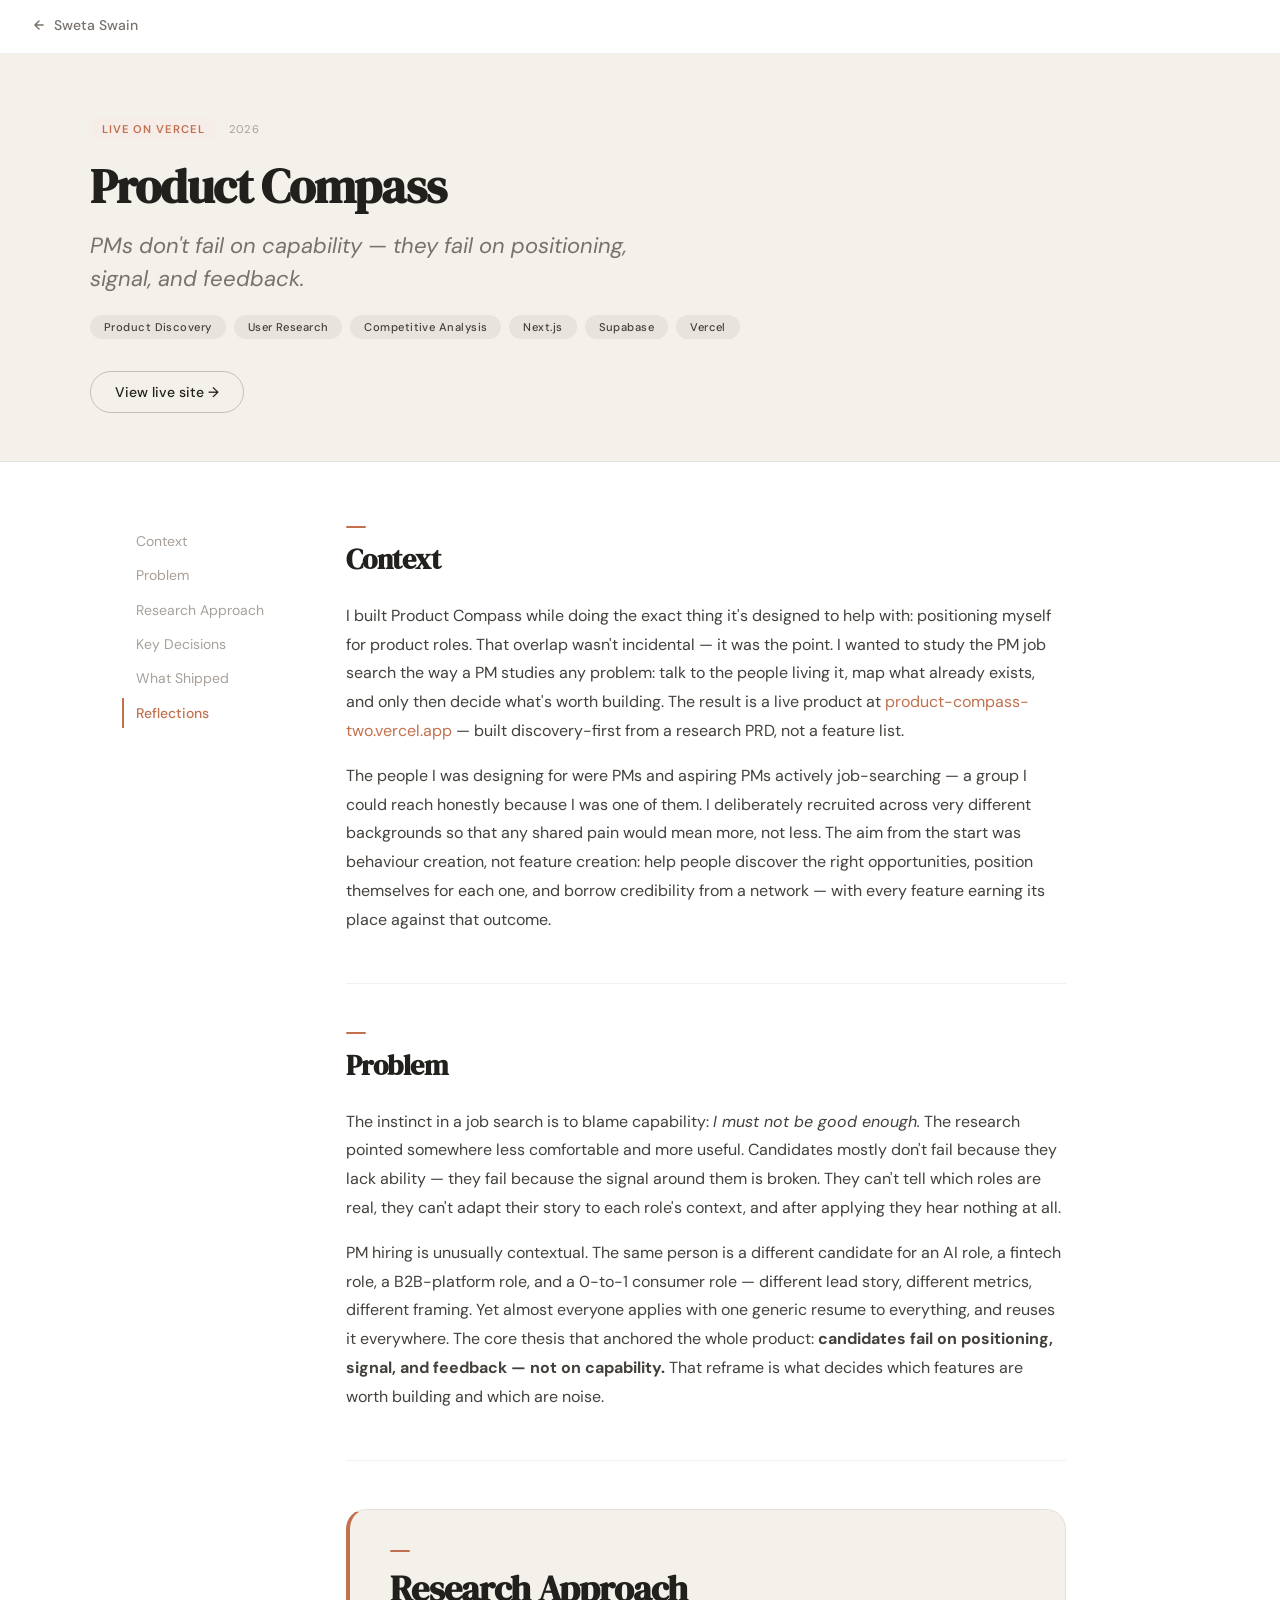
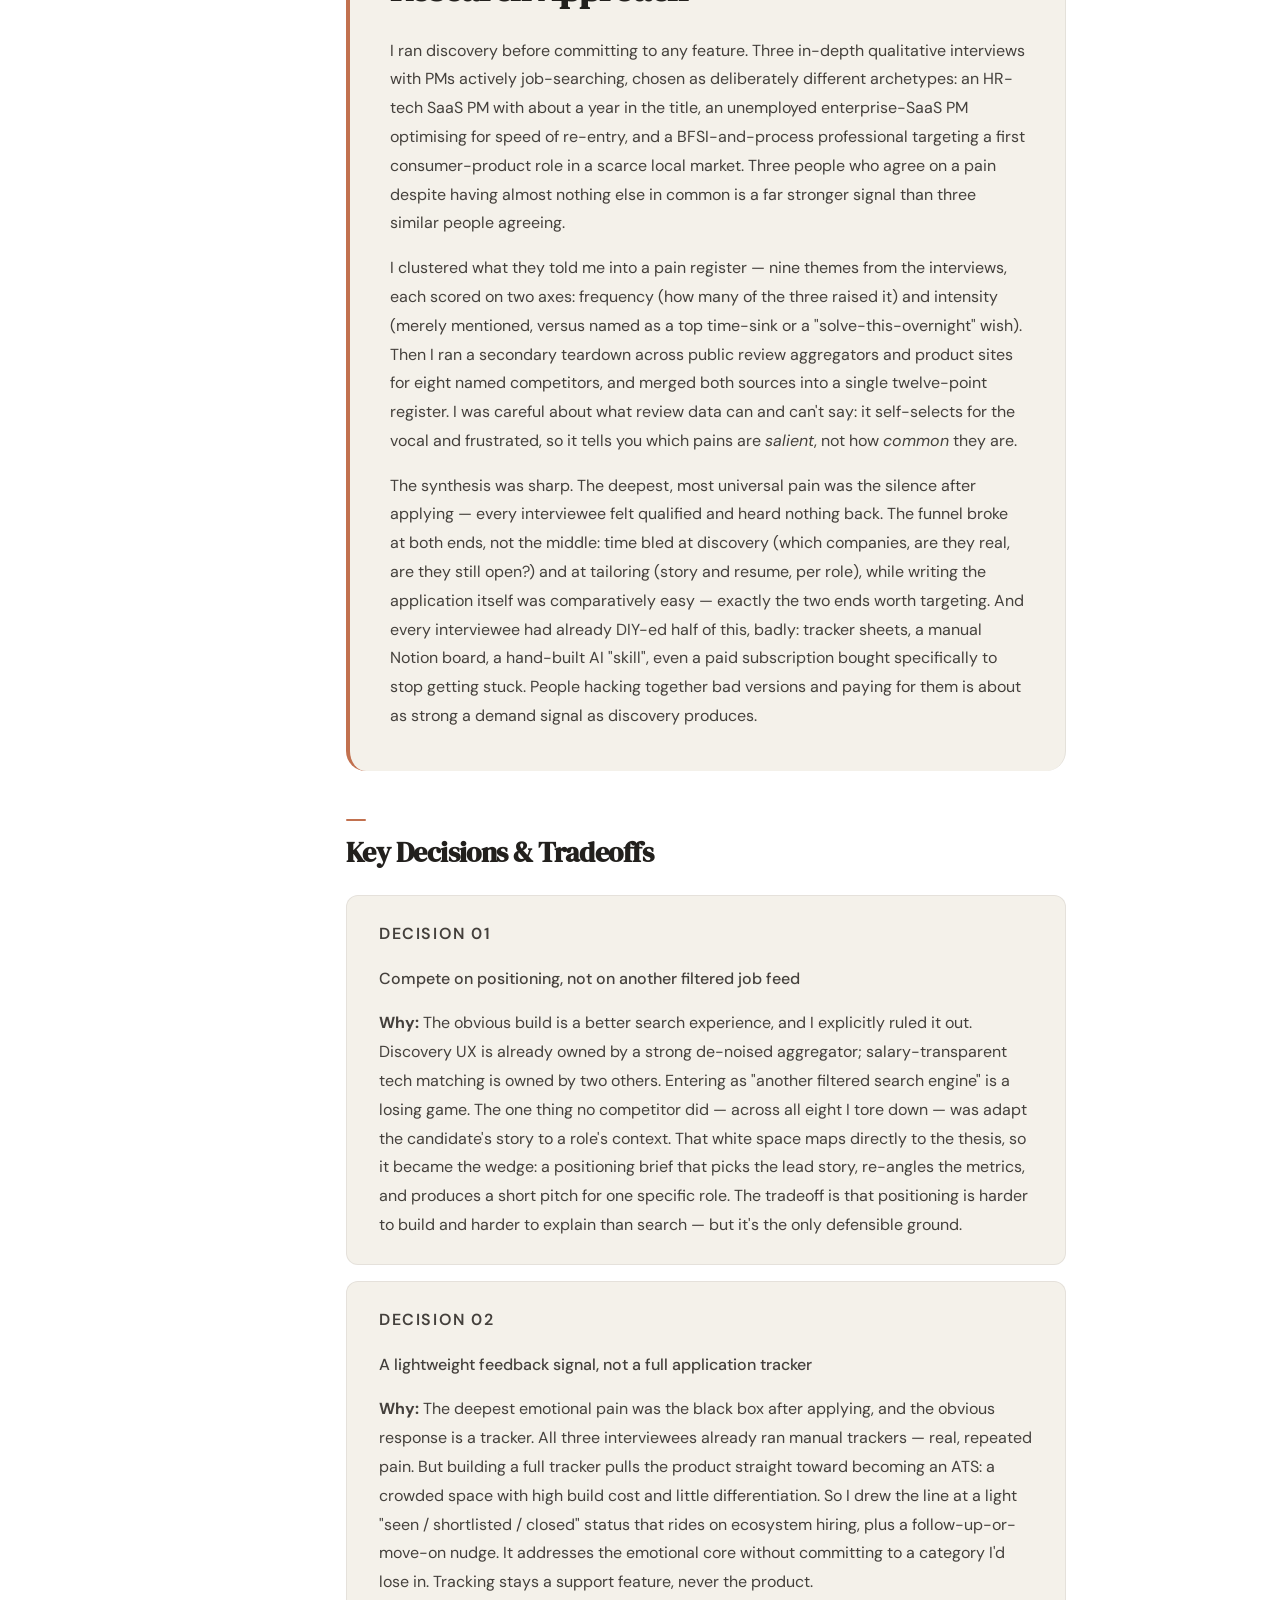
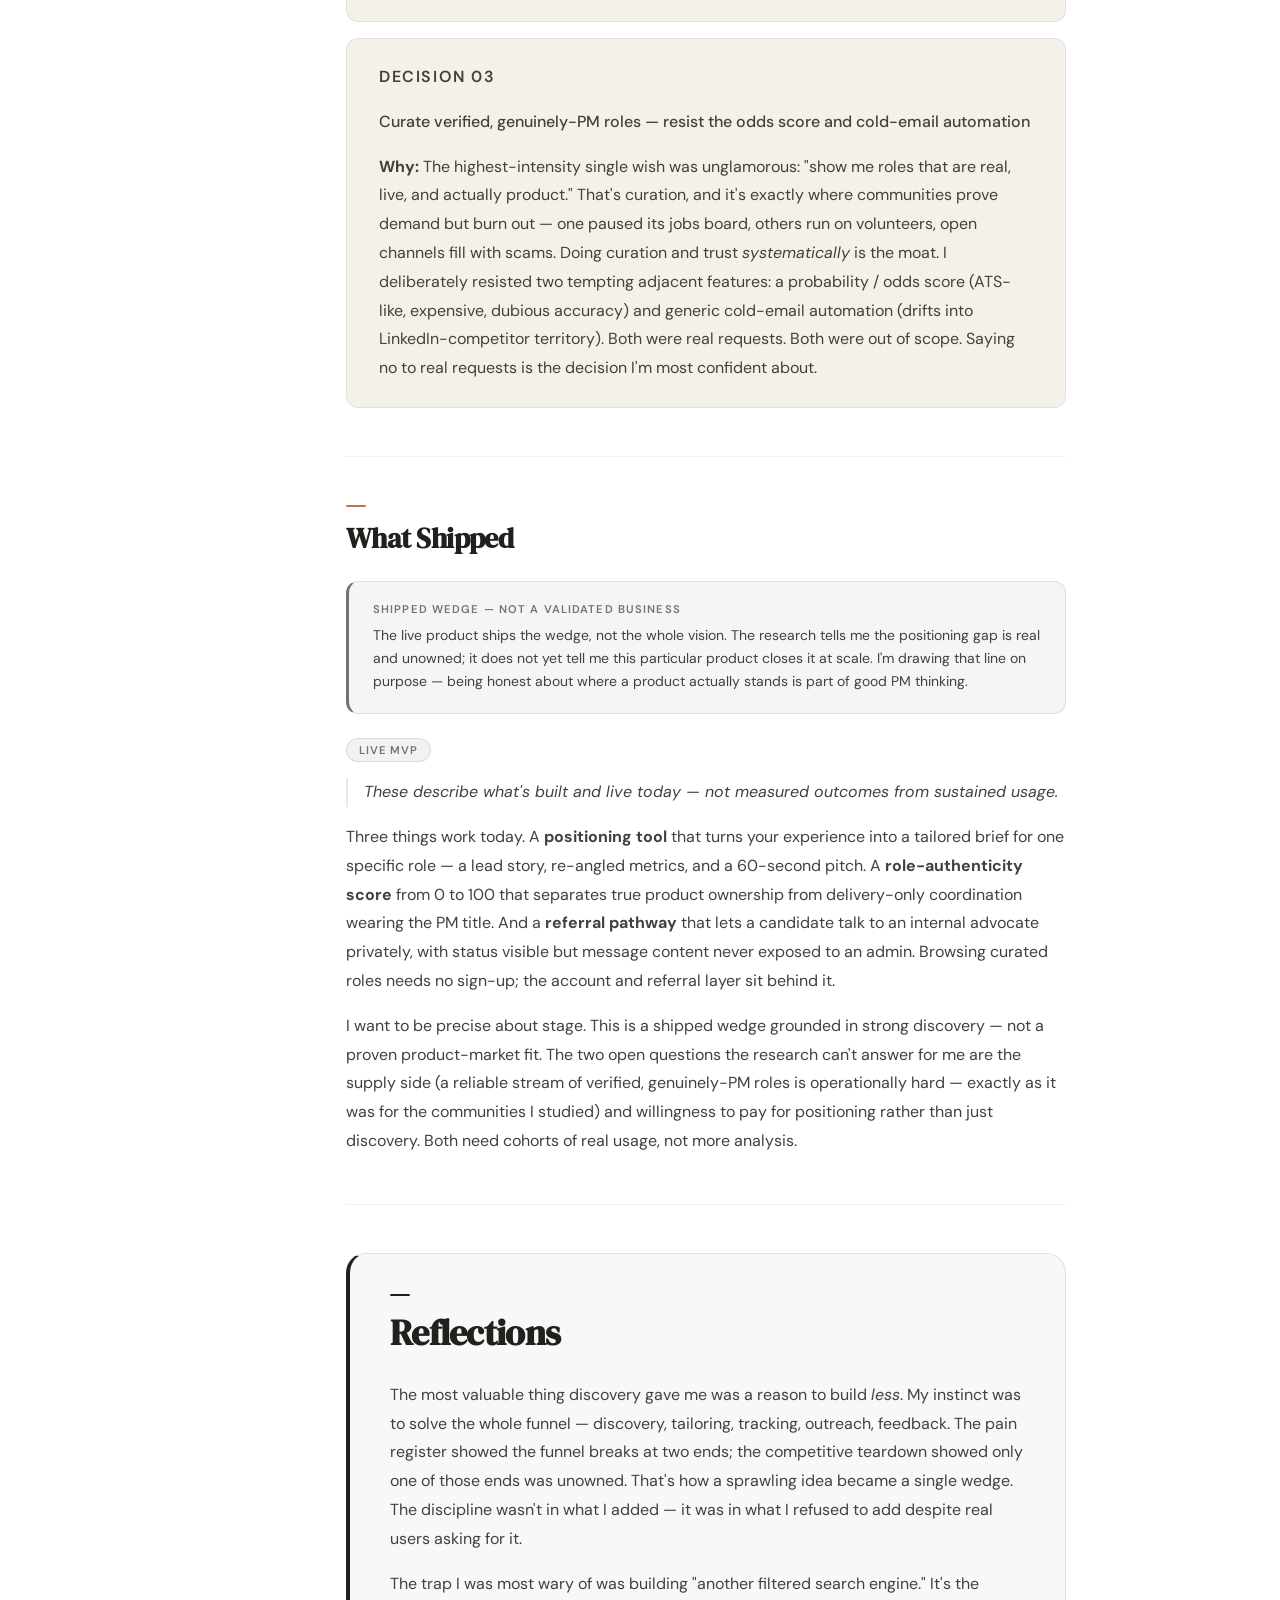
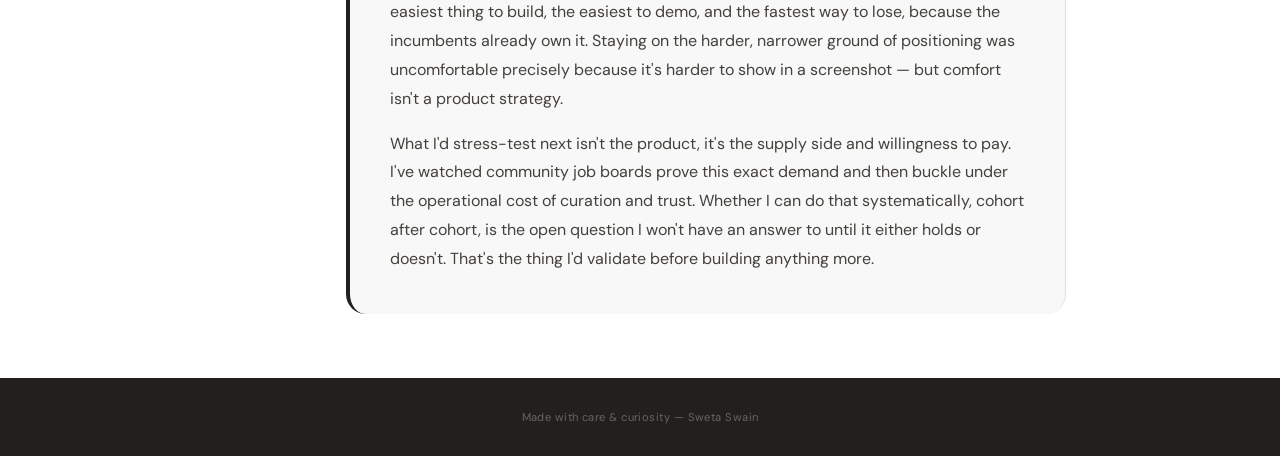
<file: case-study-product-compass.html>
<!DOCTYPE html>
<html lang="en">
<head>
  <meta charset="UTF-8" />
  <meta name="viewport" content="width=device-width, initial-scale=1.0" />
  <title>Product Compass — Sweta Swain</title>
  <link rel="preconnect" href="https://fonts.googleapis.com" />
  <link rel="preconnect" href="https://fonts.gstatic.com" crossorigin />
  <link href="https://fonts.googleapis.com/css2?family=DM+Sans:ital,opsz,wght@0,9..40,300;0,9..40,400;0,9..40,500;0,9..40,600;1,9..40,300&family=DM+Serif+Display:ital@0;1&display=swap" rel="stylesheet" />
  <link rel="stylesheet" href="styles.css" />
</head>
<body class="cs-page">

  <main>

    <!-- ── Sticky back nav ─────────────────────────────────────────── -->
    <header class="cs-header">
      <a href="index.html" class="cs-back">
        <svg xmlns="http://www.w3.org/2000/svg" width="14" height="14" viewBox="0 0 24 24" fill="none" stroke="currentColor" stroke-width="2.5" stroke-linecap="round" stroke-linejoin="round" aria-hidden="true">
          <path d="M19 12H5M5 12l7 7M5 12l7-7"/>
        </svg>
        Sweta Swain
      </a>
    </header>

    <!-- ── Case study hero (cream) ───────────────────────────────── -->
    <div class="cs-hero">
      <div class="cs-hero-inner">

        <div class="cs-hero-meta">
          <span class="cs-status-badge">Live on Vercel</span>
          <span class="cs-year">2026</span>
        </div>

        <h1 class="cs-title">Product Compass</h1>
        <p class="cs-problem-statement">PMs don't fail on capability — they fail on positioning, signal, and feedback.</p>

        <div class="cs-hero-tags">
          <span class="tag">Product Discovery</span>
          <span class="tag">User Research</span>
          <span class="tag">Competitive Analysis</span>
          <span class="tag">Next.js</span>
          <span class="tag">Supabase</span>
          <span class="tag">Vercel</span>
        </div>

        <a href="https://product-compass-two.vercel.app" target="_blank" rel="noopener noreferrer" class="btn btn-outline" style="margin-top: 8px;">
          View live site →
        </a>

      </div>
    </div>

    <!-- ── Body: sticky nav + content ─────────────────────────────── -->
    <div class="cs-body">

      <!-- Sticky section nav -->
      <nav class="cs-sidenav" aria-label="Case study sections">
        <a href="#context"     class="cs-nav-link active" data-section="context">Context</a>
        <a href="#problem"     class="cs-nav-link"        data-section="problem">Problem</a>
        <a href="#approach"    class="cs-nav-link"        data-section="approach">Research Approach</a>
        <a href="#decisions"   class="cs-nav-link"        data-section="decisions">Key Decisions</a>
        <a href="#signals"     class="cs-nav-link"        data-section="signals">What Shipped</a>
        <a href="#reflections" class="cs-nav-link"        data-section="reflections">Reflections</a>
      </nav>

      <!-- Main content -->
      <div class="cs-content">

        <!-- 1. Context -->
        <section class="cs-section fade-section" id="context">
          <h2 class="cs-section-heading">Context</h2>
          <p>I built Product Compass while doing the exact thing it's designed to help with: positioning myself for product roles. That overlap wasn't incidental — it was the point. I wanted to study the PM job search the way a PM studies any problem: talk to the people living it, map what already exists, and only then decide what's worth building. The result is a live product at <a href="https://product-compass-two.vercel.app" target="_blank" rel="noopener noreferrer" style="color: var(--terra); text-decoration: none;">product-compass-two.vercel.app</a> — built discovery-first from a research PRD, not a feature list.</p>
          <p>The people I was designing for were PMs and aspiring PMs actively job-searching — a group I could reach honestly because I was one of them. I deliberately recruited across very different backgrounds so that any shared pain would mean more, not less. The aim from the start was behaviour creation, not feature creation: help people discover the right opportunities, position themselves for each one, and borrow credibility from a network — with every feature earning its place against that outcome.</p>
        </section>

        <!-- 2. Problem -->
        <section class="cs-section fade-section" id="problem">
          <h2 class="cs-section-heading">Problem</h2>
          <p>The instinct in a job search is to blame capability: <em>I must not be good enough.</em> The research pointed somewhere less comfortable and more useful. Candidates mostly don't fail because they lack ability — they fail because the signal around them is broken. They can't tell which roles are real, they can't adapt their story to each role's context, and after applying they hear nothing at all.</p>
          <p>PM hiring is unusually contextual. The same person is a different candidate for an AI role, a fintech role, a B2B-platform role, and a 0-to-1 consumer role — different lead story, different metrics, different framing. Yet almost everyone applies with one generic resume to everything, and reuses it everywhere. The core thesis that anchored the whole product: <strong>candidates fail on positioning, signal, and feedback — not on capability.</strong> That reframe is what decides which features are worth building and which are noise.</p>
        </section>

        <!-- 3. Research Approach — featured card, most visual weight -->
        <section class="cs-section cs-section-approach fade-section" id="approach">
          <h2 class="cs-section-heading">Research Approach</h2>
          <p>I ran discovery before committing to any feature. Three in-depth qualitative interviews with PMs actively job-searching, chosen as deliberately different archetypes: an HR-tech SaaS PM with about a year in the title, an unemployed enterprise-SaaS PM optimising for speed of re-entry, and a BFSI-and-process professional targeting a first consumer-product role in a scarce local market. Three people who agree on a pain despite having almost nothing else in common is a far stronger signal than three similar people agreeing.</p>
          <p>I clustered what they told me into a pain register — nine themes from the interviews, each scored on two axes: frequency (how many of the three raised it) and intensity (merely mentioned, versus named as a top time-sink or a "solve-this-overnight" wish). Then I ran a secondary teardown across public review aggregators and product sites for eight named competitors, and merged both sources into a single twelve-point register. I was careful about what review data can and can't say: it self-selects for the vocal and frustrated, so it tells you which pains are <em>salient</em>, not how <em>common</em> they are.</p>
          <p>The synthesis was sharp. The deepest, most universal pain was the silence after applying — every interviewee felt qualified and heard nothing back. The funnel broke at both ends, not the middle: time bled at discovery (which companies, are they real, are they still open?) and at tailoring (story and resume, per role), while writing the application itself was comparatively easy — exactly the two ends worth targeting. And every interviewee had already DIY-ed half of this, badly: tracker sheets, a manual Notion board, a hand-built AI "skill", even a paid subscription bought specifically to stop getting stuck. People hacking together bad versions and paying for them is about as strong a demand signal as discovery produces.</p>
        </section>

        <!-- 4. Key Decisions & Tradeoffs -->
        <section class="cs-section fade-section" id="decisions">
          <h2 class="cs-section-heading">Key Decisions &amp; Tradeoffs</h2>

          <div class="decision-cards">

            <div class="decision-card">
              <p class="decision-label">Decision 01</p>
              <p class="decision-choice">Compete on positioning, not on another filtered job feed</p>
              <p class="decision-why"><strong>Why:</strong> The obvious build is a better search experience, and I explicitly ruled it out. Discovery UX is already owned by a strong de-noised aggregator; salary-transparent tech matching is owned by two others. Entering as "another filtered search engine" is a losing game. The one thing no competitor did — across all eight I tore down — was adapt the candidate's story to a role's context. That white space maps directly to the thesis, so it became the wedge: a positioning brief that picks the lead story, re-angles the metrics, and produces a short pitch for one specific role. The tradeoff is that positioning is harder to build and harder to explain than search — but it's the only defensible ground.</p>
            </div>

            <div class="decision-card">
              <p class="decision-label">Decision 02</p>
              <p class="decision-choice">A lightweight feedback signal, not a full application tracker</p>
              <p class="decision-why"><strong>Why:</strong> The deepest emotional pain was the black box after applying, and the obvious response is a tracker. All three interviewees already ran manual trackers — real, repeated pain. But building a full tracker pulls the product straight toward becoming an ATS: a crowded space with high build cost and little differentiation. So I drew the line at a light "seen / shortlisted / closed" status that rides on ecosystem hiring, plus a follow-up-or-move-on nudge. It addresses the emotional core without committing to a category I'd lose in. Tracking stays a support feature, never the product.</p>
            </div>

            <div class="decision-card">
              <p class="decision-label">Decision 03</p>
              <p class="decision-choice">Curate verified, genuinely-PM roles — resist the odds score and cold-email automation</p>
              <p class="decision-why"><strong>Why:</strong> The highest-intensity single wish was unglamorous: "show me roles that are real, live, and actually product." That's curation, and it's exactly where communities prove demand but burn out — one paused its jobs board, others run on volunteers, open channels fill with scams. Doing curation and trust <em>systematically</em> is the moat. I deliberately resisted two tempting adjacent features: a probability / odds score (ATS-like, expensive, dubious accuracy) and generic cold-email automation (drifts into LinkedIn-competitor territory). Both were real requests. Both were out of scope. Saying no to real requests is the decision I'm most confident about.</p>
            </div>

          </div>
        </section>

        <!-- 5. What Shipped — honest about stage -->
        <section class="cs-section fade-section" id="signals">
          <h2 class="cs-section-heading">What Shipped</h2>

          <div class="cs-mvp-callout">
            <strong>Shipped wedge — not a validated business</strong>
            <p>The live product ships the wedge, not the whole vision. The research tells me the positioning gap is real and unowned; it does not yet tell me this particular product closes it at scale. I'm drawing that line on purpose — being honest about where a product actually stands is part of good PM thinking.</p>
          </div>

          <div class="cs-mvp-badge">Live MVP</div>
          <p class="cs-signals-caveat">These describe what's built and live today — not measured outcomes from sustained usage.</p>

          <p>Three things work today. A <strong>positioning tool</strong> that turns your experience into a tailored brief for one specific role — a lead story, re-angled metrics, and a 60-second pitch. A <strong>role-authenticity score</strong> from 0 to 100 that separates true product ownership from delivery-only coordination wearing the PM title. And a <strong>referral pathway</strong> that lets a candidate talk to an internal advocate privately, with status visible but message content never exposed to an admin. Browsing curated roles needs no sign-up; the account and referral layer sit behind it.</p>

          <p>I want to be precise about stage. This is a shipped wedge grounded in strong discovery — not a proven product-market fit. The two open questions the research can't answer for me are the supply side (a reliable stream of verified, genuinely-PM roles is operationally hard — exactly as it was for the communities I studied) and willingness to pay for positioning rather than just discovery. Both need cohorts of real usage, not more analysis.</p>
        </section>

        <!-- 6. Reflections -->
        <section class="cs-section cs-section-reflections fade-section" id="reflections">
          <h2 class="cs-section-heading">Reflections</h2>
          <p>The most valuable thing discovery gave me was a reason to build <em>less</em>. My instinct was to solve the whole funnel — discovery, tailoring, tracking, outreach, feedback. The pain register showed the funnel breaks at two ends; the competitive teardown showed only one of those ends was unowned. That's how a sprawling idea became a single wedge. The discipline wasn't in what I added — it was in what I refused to add despite real users asking for it.</p>
          <p>The trap I was most wary of was building "another filtered search engine." It's the easiest thing to build, the easiest to demo, and the fastest way to lose, because the incumbents already own it. Staying on the harder, narrower ground of positioning was uncomfortable precisely because it's harder to show in a screenshot — but comfort isn't a product strategy.</p>
          <p>What I'd stress-test next isn't the product, it's the supply side and willingness to pay. I've watched community job boards prove this exact demand and then buckle under the operational cost of curation and trust. Whether I can do that systematically, cohort after cohort, is the open question I won't have an answer to until it either holds or doesn't. That's the thing I'd validate before building anything more.</p>
        </section>

      </div><!-- /cs-content -->
    </div><!-- /cs-body -->

  </main>

  <!-- ── Footer (charcoal) ─────────────────────────────────────────────── -->
  <footer>
    <p>Made with care &amp; curiosity &mdash; Sweta Swain</p>
  </footer>

  <script src="script.js" defer></script>

</body>
</html>
</file>
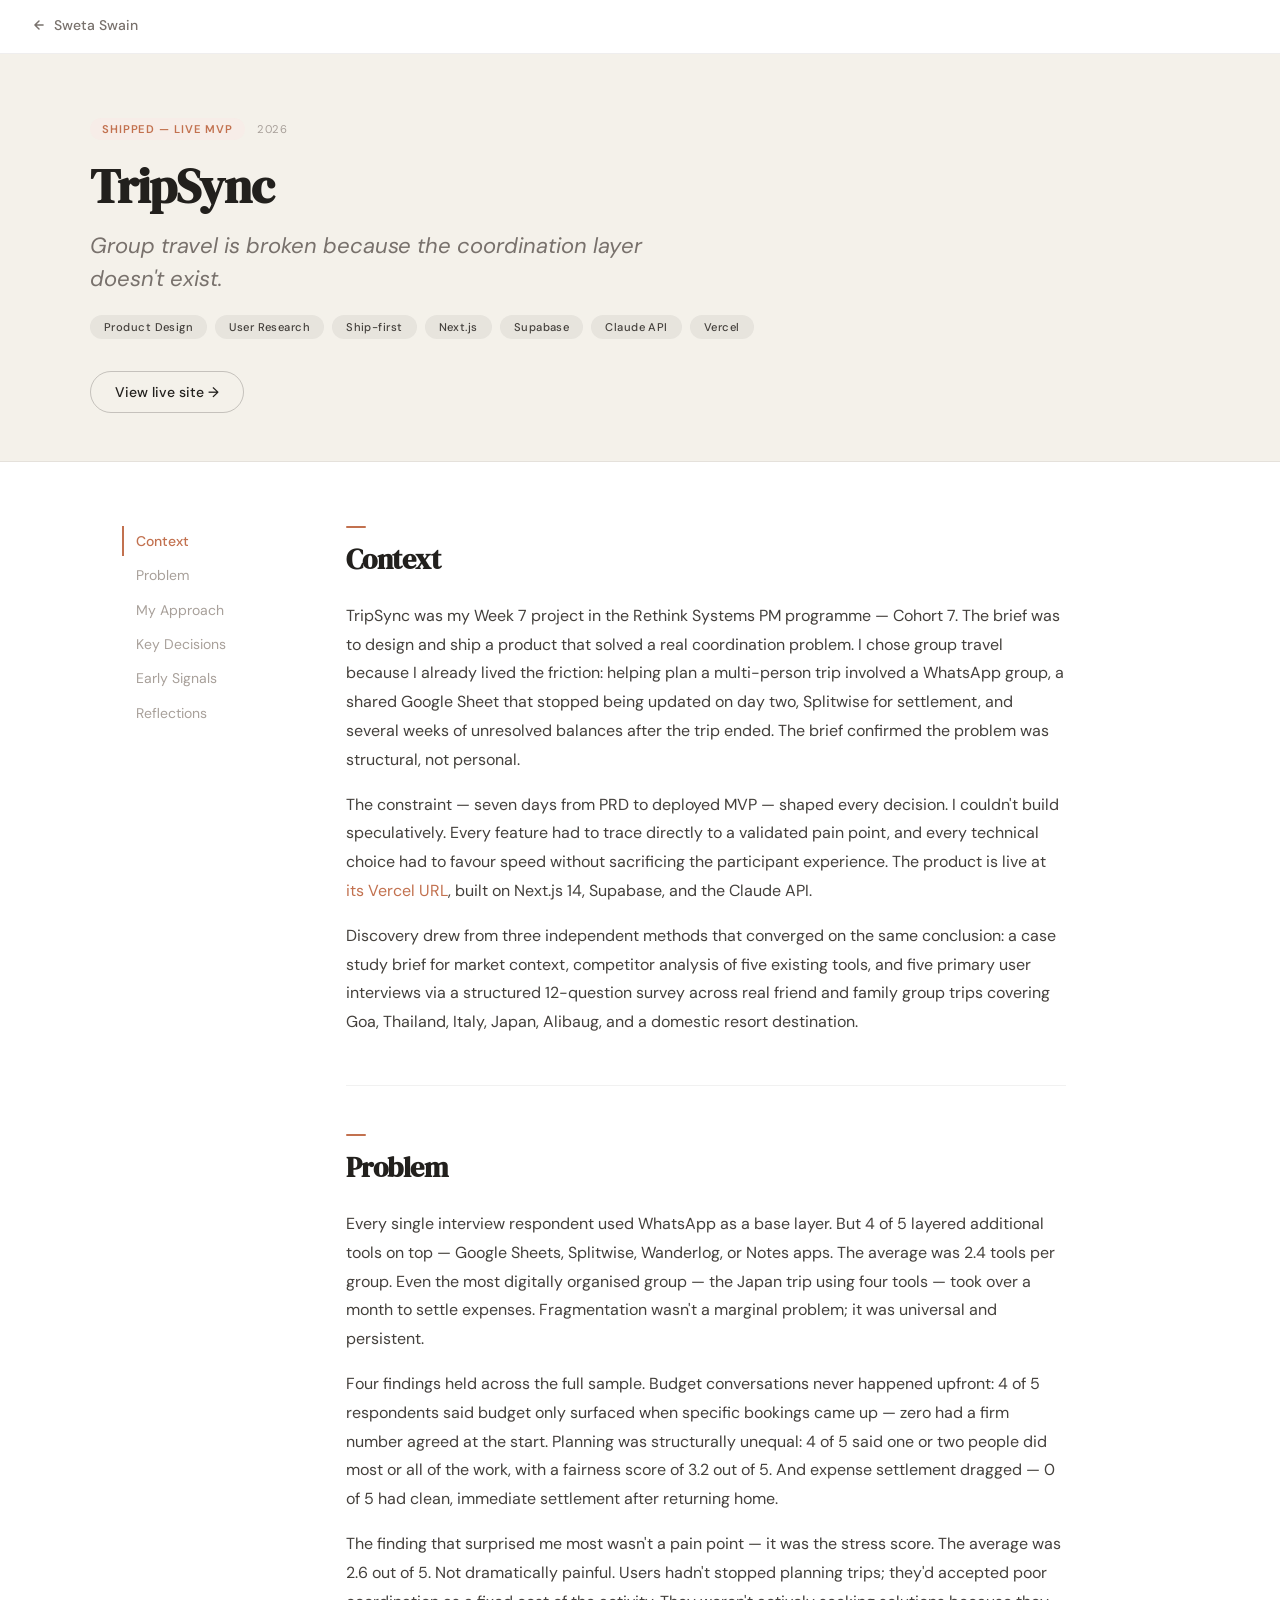
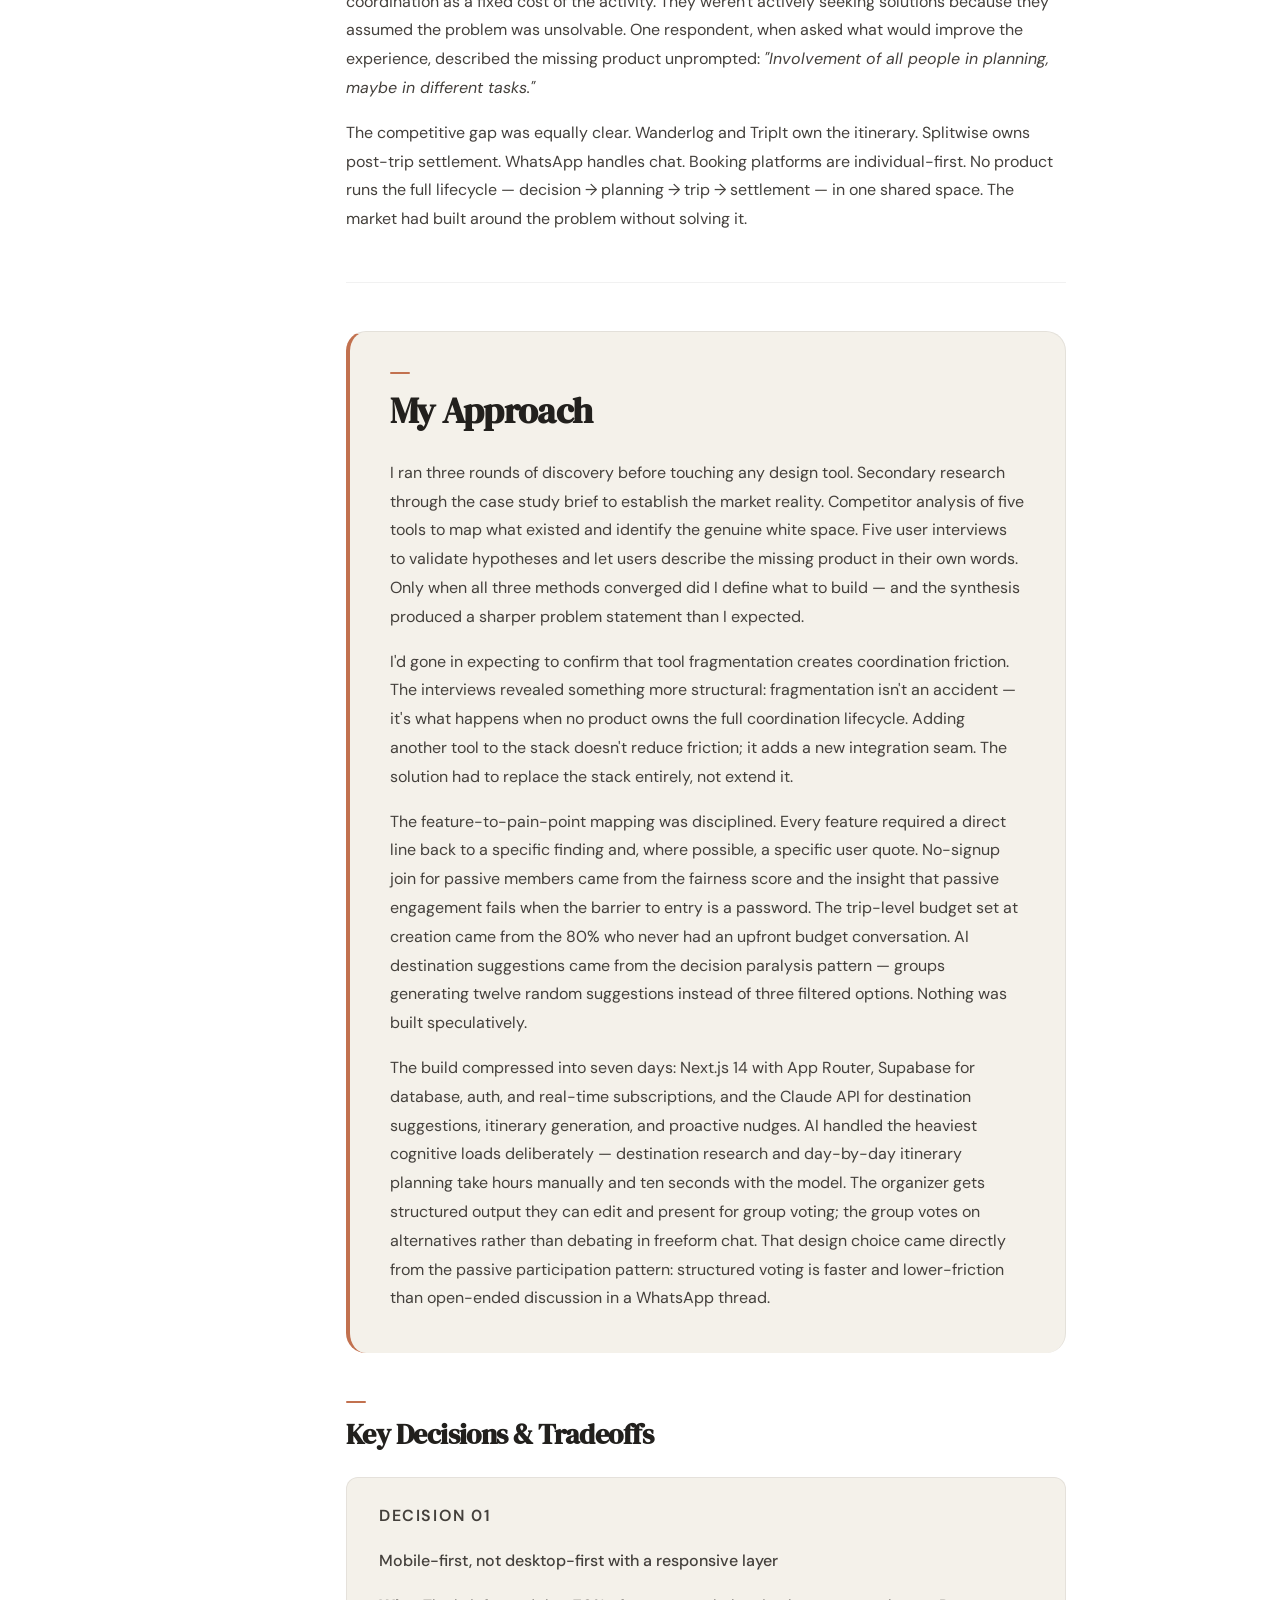
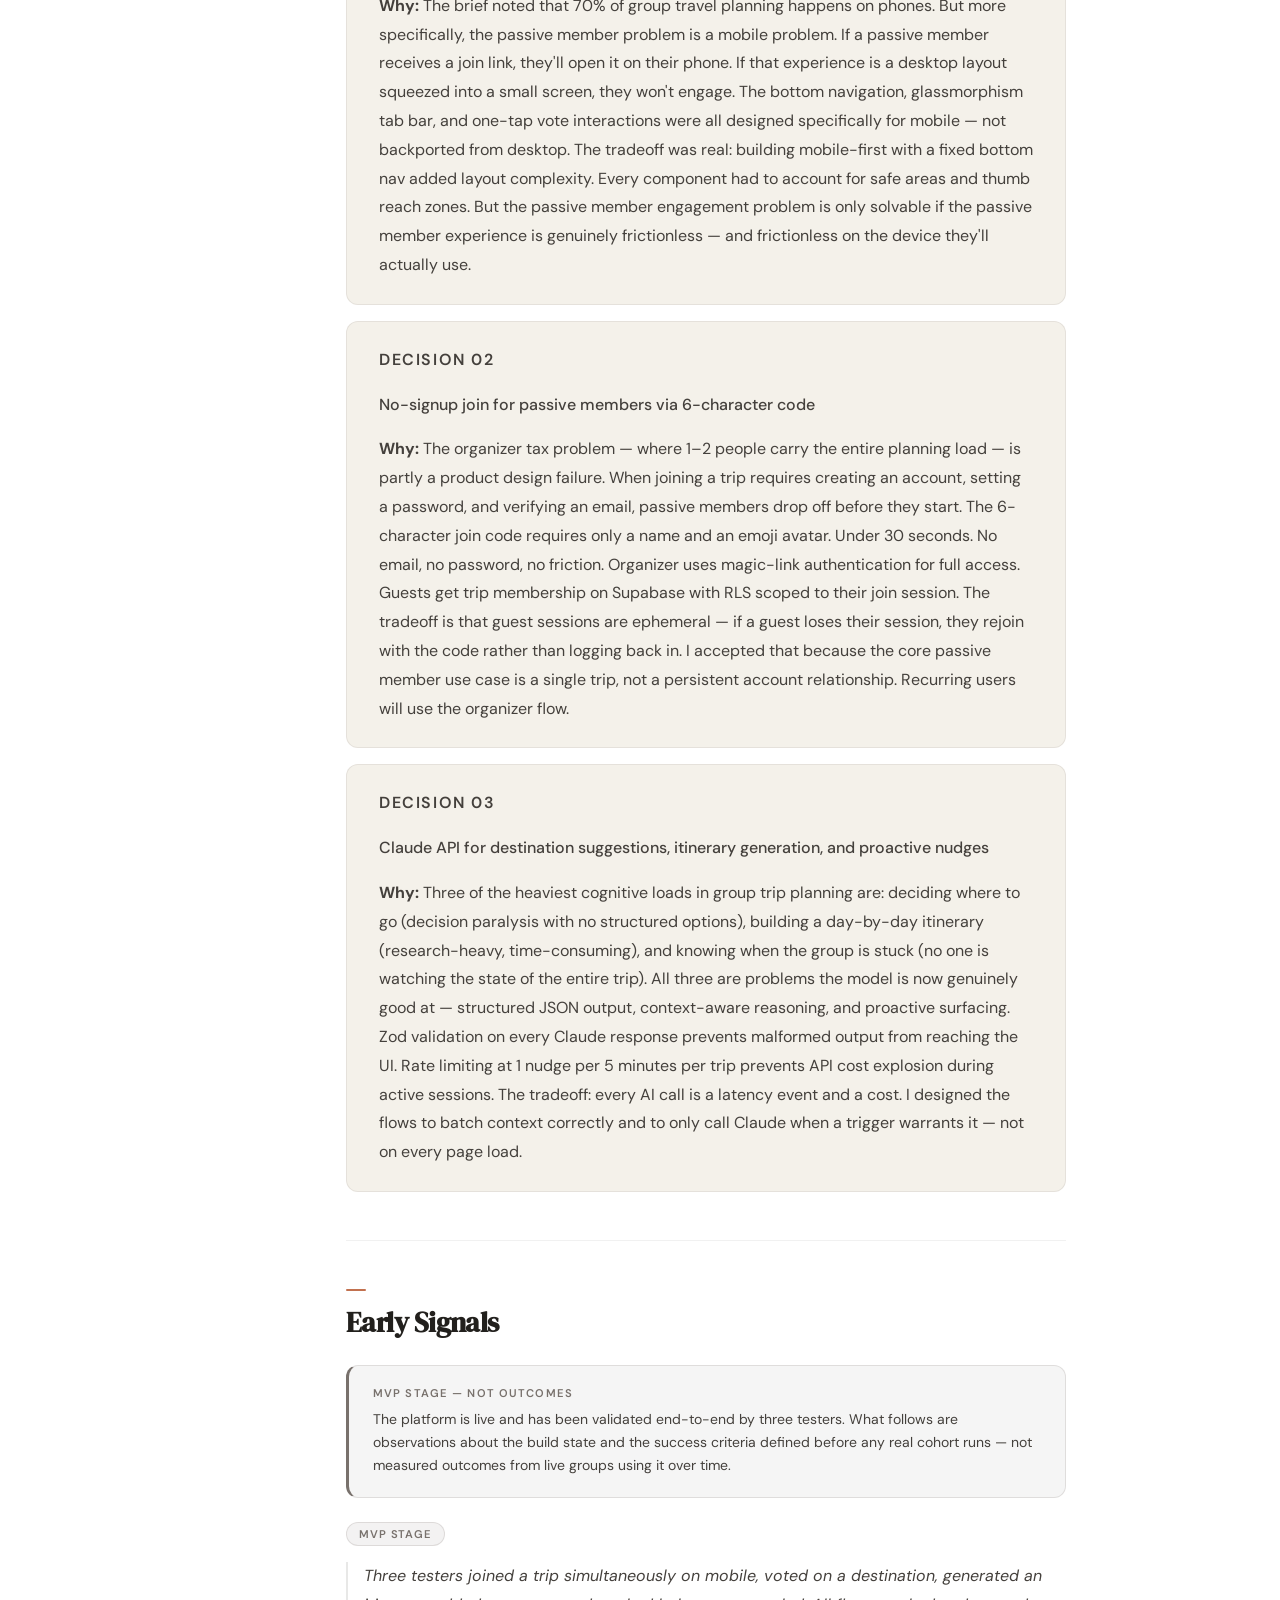
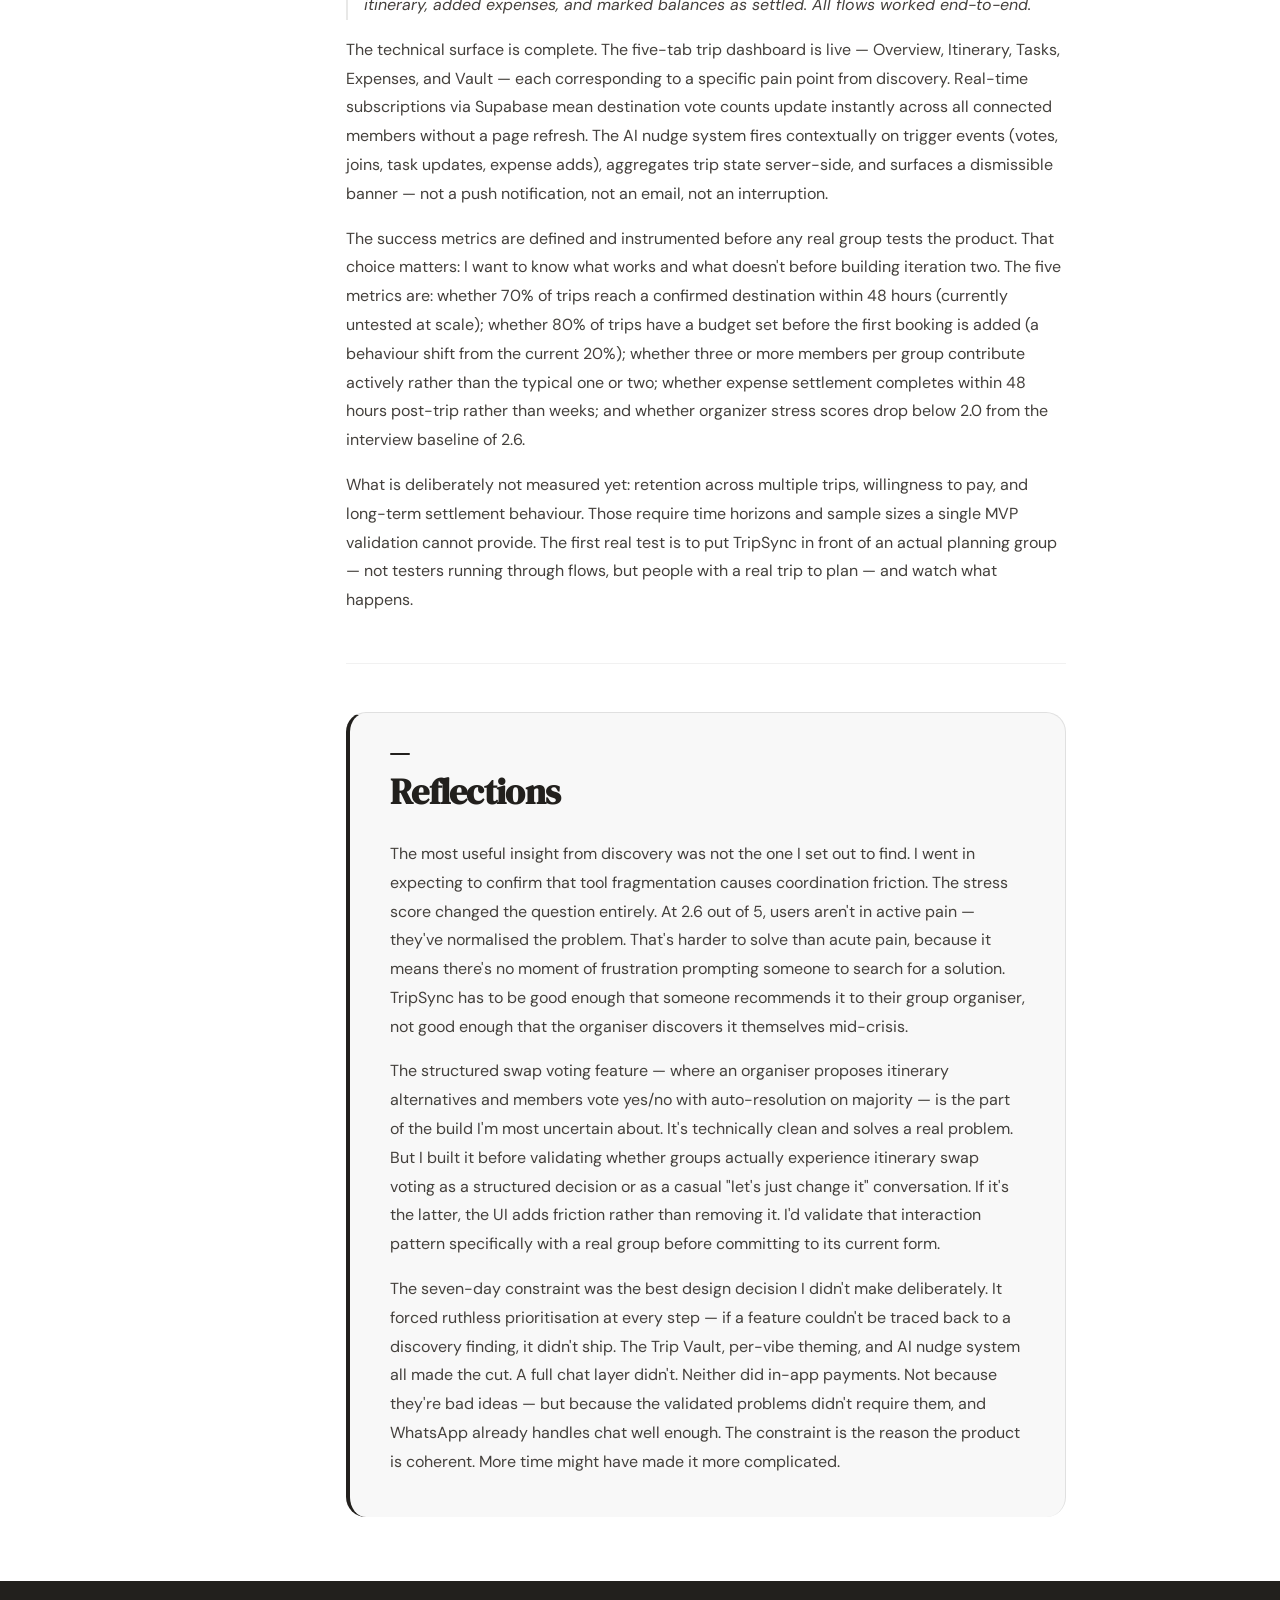
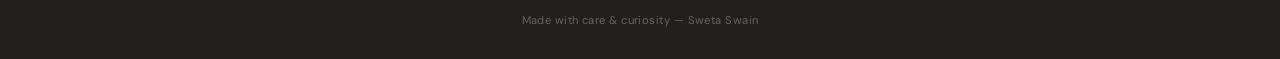
<file: case-study-tripsync.html>
<!DOCTYPE html>
<html lang="en">
<head>
  <meta charset="UTF-8" />
  <meta name="viewport" content="width=device-width, initial-scale=1.0" />
  <title>TripSync — Sweta Swain</title>
  <link rel="preconnect" href="https://fonts.googleapis.com" />
  <link rel="preconnect" href="https://fonts.gstatic.com" crossorigin />
  <link href="https://fonts.googleapis.com/css2?family=DM+Sans:ital,opsz,wght@0,9..40,300;0,9..40,400;0,9..40,500;0,9..40,600;1,9..40,300&family=DM+Serif+Display:ital@0;1&display=swap" rel="stylesheet" />
  <link rel="stylesheet" href="styles.css" />
</head>
<body class="cs-page">

  <main>

    <!-- ── Sticky back nav ─────────────────────────────────────────── -->
    <header class="cs-header">
      <a href="index.html" class="cs-back">
        <svg xmlns="http://www.w3.org/2000/svg" width="14" height="14" viewBox="0 0 24 24" fill="none" stroke="currentColor" stroke-width="2.5" stroke-linecap="round" stroke-linejoin="round" aria-hidden="true">
          <path d="M19 12H5M5 12l7 7M5 12l7-7"/>
        </svg>
        Sweta Swain
      </a>
    </header>

    <!-- ── Case study hero (cream) ───────────────────────────────── -->
    <div class="cs-hero">
      <div class="cs-hero-inner">

        <div class="cs-hero-meta">
          <span class="cs-status-badge">Shipped — Live MVP</span>
          <span class="cs-year">2026</span>
        </div>

        <h1 class="cs-title">TripSync</h1>
        <p class="cs-problem-statement">Group travel is broken because the coordination layer doesn't exist.</p>

        <div class="cs-hero-tags">
          <span class="tag">Product Design</span>
          <span class="tag">User Research</span>
          <span class="tag">Ship-first</span>
          <span class="tag">Next.js</span>
          <span class="tag">Supabase</span>
          <span class="tag">Claude API</span>
          <span class="tag">Vercel</span>
        </div>

        <a href="https://group-travel-plan-407gkmcib-shwey13fras-projects.vercel.app" target="_blank" rel="noopener noreferrer" class="btn btn-outline" style="margin-top: 8px;">
          View live site →
        </a>

      </div>
    </div>

    <!-- ── Body: sticky nav + content ─────────────────────────────── -->
    <div class="cs-body">

      <!-- Sticky section nav -->
      <nav class="cs-sidenav" aria-label="Case study sections">
        <a href="#context"     class="cs-nav-link active" data-section="context">Context</a>
        <a href="#problem"     class="cs-nav-link"        data-section="problem">Problem</a>
        <a href="#approach"    class="cs-nav-link"        data-section="approach">My Approach</a>
        <a href="#decisions"   class="cs-nav-link"        data-section="decisions">Key Decisions</a>
        <a href="#signals"     class="cs-nav-link"        data-section="signals">Early Signals</a>
        <a href="#reflections" class="cs-nav-link"        data-section="reflections">Reflections</a>
      </nav>

      <!-- Main content -->
      <div class="cs-content">

        <!-- 1. Context -->
        <section class="cs-section fade-section" id="context">
          <h2 class="cs-section-heading">Context</h2>
          <p>TripSync was my Week 7 project in the Rethink Systems PM programme — Cohort 7. The brief was to design and ship a product that solved a real coordination problem. I chose group travel because I already lived the friction: helping plan a multi-person trip involved a WhatsApp group, a shared Google Sheet that stopped being updated on day two, Splitwise for settlement, and several weeks of unresolved balances after the trip ended. The brief confirmed the problem was structural, not personal.</p>
          <p>The constraint — seven days from PRD to deployed MVP — shaped every decision. I couldn't build speculatively. Every feature had to trace directly to a validated pain point, and every technical choice had to favour speed without sacrificing the participant experience. The product is live at <a href="https://group-travel-plan-407gkmcib-shwey13fras-projects.vercel.app" target="_blank" rel="noopener noreferrer" style="color: var(--terra); text-decoration: none;">its Vercel URL</a>, built on Next.js 14, Supabase, and the Claude API.</p>
          <p>Discovery drew from three independent methods that converged on the same conclusion: a case study brief for market context, competitor analysis of five existing tools, and five primary user interviews via a structured 12-question survey across real friend and family group trips covering Goa, Thailand, Italy, Japan, Alibaug, and a domestic resort destination.</p>
        </section>

        <!-- 2. Problem -->
        <section class="cs-section fade-section" id="problem">
          <h2 class="cs-section-heading">Problem</h2>
          <p>Every single interview respondent used WhatsApp as a base layer. But 4 of 5 layered additional tools on top — Google Sheets, Splitwise, Wanderlog, or Notes apps. The average was 2.4 tools per group. Even the most digitally organised group — the Japan trip using four tools — took over a month to settle expenses. Fragmentation wasn't a marginal problem; it was universal and persistent.</p>
          <p>Four findings held across the full sample. Budget conversations never happened upfront: 4 of 5 respondents said budget only surfaced when specific bookings came up — zero had a firm number agreed at the start. Planning was structurally unequal: 4 of 5 said one or two people did most or all of the work, with a fairness score of 3.2 out of 5. And expense settlement dragged — 0 of 5 had clean, immediate settlement after returning home.</p>
          <p>The finding that surprised me most wasn't a pain point — it was the stress score. The average was 2.6 out of 5. Not dramatically painful. Users hadn't stopped planning trips; they'd accepted poor coordination as a fixed cost of the activity. They weren't actively seeking solutions because they assumed the problem was unsolvable. One respondent, when asked what would improve the experience, described the missing product unprompted: <em>"Involvement of all people in planning, maybe in different tasks."</em></p>
          <p>The competitive gap was equally clear. Wanderlog and TripIt own the itinerary. Splitwise owns post-trip settlement. WhatsApp handles chat. Booking platforms are individual-first. No product runs the full lifecycle — decision → planning → trip → settlement — in one shared space. The market had built around the problem without solving it.</p>
        </section>

        <!-- 3. My Approach — featured card, most visual weight -->
        <section class="cs-section cs-section-approach fade-section" id="approach">
          <h2 class="cs-section-heading">My Approach</h2>
          <p>I ran three rounds of discovery before touching any design tool. Secondary research through the case study brief to establish the market reality. Competitor analysis of five tools to map what existed and identify the genuine white space. Five user interviews to validate hypotheses and let users describe the missing product in their own words. Only when all three methods converged did I define what to build — and the synthesis produced a sharper problem statement than I expected.</p>
          <p>I'd gone in expecting to confirm that tool fragmentation creates coordination friction. The interviews revealed something more structural: fragmentation isn't an accident — it's what happens when no product owns the full coordination lifecycle. Adding another tool to the stack doesn't reduce friction; it adds a new integration seam. The solution had to replace the stack entirely, not extend it.</p>
          <p>The feature-to-pain-point mapping was disciplined. Every feature required a direct line back to a specific finding and, where possible, a specific user quote. No-signup join for passive members came from the fairness score and the insight that passive engagement fails when the barrier to entry is a password. The trip-level budget set at creation came from the 80% who never had an upfront budget conversation. AI destination suggestions came from the decision paralysis pattern — groups generating twelve random suggestions instead of three filtered options. Nothing was built speculatively.</p>
          <p>The build compressed into seven days: Next.js 14 with App Router, Supabase for database, auth, and real-time subscriptions, and the Claude API for destination suggestions, itinerary generation, and proactive nudges. AI handled the heaviest cognitive loads deliberately — destination research and day-by-day itinerary planning take hours manually and ten seconds with the model. The organizer gets structured output they can edit and present for group voting; the group votes on alternatives rather than debating in freeform chat. That design choice came directly from the passive participation pattern: structured voting is faster and lower-friction than open-ended discussion in a WhatsApp thread.</p>
        </section>

        <!-- 4. Key Decisions & Tradeoffs -->
        <section class="cs-section fade-section" id="decisions">
          <h2 class="cs-section-heading">Key Decisions &amp; Tradeoffs</h2>

          <div class="decision-cards">

            <div class="decision-card">
              <p class="decision-label">Decision 01</p>
              <p class="decision-choice">Mobile-first, not desktop-first with a responsive layer</p>
              <p class="decision-why"><strong>Why:</strong> The brief noted that 70% of group travel planning happens on phones. But more specifically, the passive member problem is a mobile problem. If a passive member receives a join link, they'll open it on their phone. If that experience is a desktop layout squeezed into a small screen, they won't engage. The bottom navigation, glassmorphism tab bar, and one-tap vote interactions were all designed specifically for mobile — not backported from desktop. The tradeoff was real: building mobile-first with a fixed bottom nav added layout complexity. Every component had to account for safe areas and thumb reach zones. But the passive member engagement problem is only solvable if the passive member experience is genuinely frictionless — and frictionless on the device they'll actually use.</p>
            </div>

            <div class="decision-card">
              <p class="decision-label">Decision 02</p>
              <p class="decision-choice">No-signup join for passive members via 6-character code</p>
              <p class="decision-why"><strong>Why:</strong> The organizer tax problem — where 1–2 people carry the entire planning load — is partly a product design failure. When joining a trip requires creating an account, setting a password, and verifying an email, passive members drop off before they start. The 6-character join code requires only a name and an emoji avatar. Under 30 seconds. No email, no password, no friction. Organizer uses magic-link authentication for full access. Guests get trip membership on Supabase with RLS scoped to their join session. The tradeoff is that guest sessions are ephemeral — if a guest loses their session, they rejoin with the code rather than logging back in. I accepted that because the core passive member use case is a single trip, not a persistent account relationship. Recurring users will use the organizer flow.</p>
            </div>

            <div class="decision-card">
              <p class="decision-label">Decision 03</p>
              <p class="decision-choice">Claude API for destination suggestions, itinerary generation, and proactive nudges</p>
              <p class="decision-why"><strong>Why:</strong> Three of the heaviest cognitive loads in group trip planning are: deciding where to go (decision paralysis with no structured options), building a day-by-day itinerary (research-heavy, time-consuming), and knowing when the group is stuck (no one is watching the state of the entire trip). All three are problems the model is now genuinely good at — structured JSON output, context-aware reasoning, and proactive surfacing. Zod validation on every Claude response prevents malformed output from reaching the UI. Rate limiting at 1 nudge per 5 minutes per trip prevents API cost explosion during active sessions. The tradeoff: every AI call is a latency event and a cost. I designed the flows to batch context correctly and to only call Claude when a trigger warrants it — not on every page load.</p>
            </div>

          </div>
        </section>

        <!-- 5. Early Signals -->
        <section class="cs-section fade-section" id="signals">
          <h2 class="cs-section-heading">Early Signals</h2>

          <div class="cs-mvp-callout">
            <strong>MVP stage — not outcomes</strong>
            <p>The platform is live and has been validated end-to-end by three testers. What follows are observations about the build state and the success criteria defined before any real cohort runs — not measured outcomes from live groups using it over time.</p>
          </div>

          <div class="cs-mvp-badge">MVP Stage</div>
          <p class="cs-signals-caveat">Three testers joined a trip simultaneously on mobile, voted on a destination, generated an itinerary, added expenses, and marked balances as settled. All flows worked end-to-end.</p>

          <p>The technical surface is complete. The five-tab trip dashboard is live — Overview, Itinerary, Tasks, Expenses, and Vault — each corresponding to a specific pain point from discovery. Real-time subscriptions via Supabase mean destination vote counts update instantly across all connected members without a page refresh. The AI nudge system fires contextually on trigger events (votes, joins, task updates, expense adds), aggregates trip state server-side, and surfaces a dismissible banner — not a push notification, not an email, not an interruption.</p>

          <p>The success metrics are defined and instrumented before any real group tests the product. That choice matters: I want to know what works and what doesn't before building iteration two. The five metrics are: whether 70% of trips reach a confirmed destination within 48 hours (currently untested at scale); whether 80% of trips have a budget set before the first booking is added (a behaviour shift from the current 20%); whether three or more members per group contribute actively rather than the typical one or two; whether expense settlement completes within 48 hours post-trip rather than weeks; and whether organizer stress scores drop below 2.0 from the interview baseline of 2.6.</p>

          <p>What is deliberately not measured yet: retention across multiple trips, willingness to pay, and long-term settlement behaviour. Those require time horizons and sample sizes a single MVP validation cannot provide. The first real test is to put TripSync in front of an actual planning group — not testers running through flows, but people with a real trip to plan — and watch what happens.</p>
        </section>

        <!-- 6. Reflections -->
        <section class="cs-section cs-section-reflections fade-section" id="reflections">
          <h2 class="cs-section-heading">Reflections</h2>
          <p>The most useful insight from discovery was not the one I set out to find. I went in expecting to confirm that tool fragmentation causes coordination friction. The stress score changed the question entirely. At 2.6 out of 5, users aren't in active pain — they've normalised the problem. That's harder to solve than acute pain, because it means there's no moment of frustration prompting someone to search for a solution. TripSync has to be good enough that someone recommends it to their group organiser, not good enough that the organiser discovers it themselves mid-crisis.</p>
          <p>The structured swap voting feature — where an organiser proposes itinerary alternatives and members vote yes/no with auto-resolution on majority — is the part of the build I'm most uncertain about. It's technically clean and solves a real problem. But I built it before validating whether groups actually experience itinerary swap voting as a structured decision or as a casual "let's just change it" conversation. If it's the latter, the UI adds friction rather than removing it. I'd validate that interaction pattern specifically with a real group before committing to its current form.</p>
          <p>The seven-day constraint was the best design decision I didn't make deliberately. It forced ruthless prioritisation at every step — if a feature couldn't be traced back to a discovery finding, it didn't ship. The Trip Vault, per-vibe theming, and AI nudge system all made the cut. A full chat layer didn't. Neither did in-app payments. Not because they're bad ideas — but because the validated problems didn't require them, and WhatsApp already handles chat well enough. The constraint is the reason the product is coherent. More time might have made it more complicated.</p>
        </section>

      </div><!-- /cs-content -->
    </div><!-- /cs-body -->

  </main>

  <!-- ── Footer (charcoal) ─────────────────────────────────────────────── -->
  <footer>
    <p>Made with care &amp; curiosity &mdash; Sweta Swain</p>
  </footer>

  <script src="script.js" defer></script>

</body>
</html>
</file>
<file: styles.css>
/* ─── Reset & Base ──────────────────────────────────────────────────── */
*, *::before, *::after {
  box-sizing: border-box;
  margin: 0;
  padding: 0;
}

/* ─── Design Tokens ─────────────────────────────────────────────────── */
:root {
  /* ── Palette ── */
  --bg-page:      #ffffff;
  --bg-cream:     #f4f1ea;
  --bg-hero:      #22201d;
  --bg-card:      #ffffff;
  --text-on-dark: #e8e4dc;
  --navy:         #22201d;
  --text-body:    #44403c;
  --text-muted:   #a8a09a;
  --sage:         #78716c;

  /* ── Theme toggle chip (dark theme defaults) ── */
  --toggle-bg:     rgba(40, 37, 33, 0.72);
  --toggle-fg:     #f0ebe2;
  --toggle-border: rgba(240, 235, 226, 0.22);

  /* ── Terracotta accent ── */
  --terra:        #c2714f;
  --terra-soft:   #f7ede8;
  --terra-muted:  rgba(194, 113, 79, 0.12);

  /* ── Shadows ── */
  --shadow-sm:    0 2px 12px rgba(28, 25, 23, 0.07);
  --shadow-md:    0 8px 32px rgba(28, 25, 23, 0.11);
  --shadow-lg:    0 16px 48px rgba(28, 25, 23, 0.16);

  /* ── Radii ── */
  --radius:       20px;
  --radius-sm:    12px;

  /* ── Transitions ── */
  --transition:   0.22s ease;

  /* ── Type scale ── */
  --text-xs:      0.7rem;     /* 11.2px — section eye labels */
  --text-sm:      0.875rem;   /* 14px */
  --text-base:    1rem;       /* 16px */
  --text-md:      1.125rem;   /* 18px */
  --text-lg:      1.375rem;   /* 22px */
  --text-xl:      1.75rem;    /* 28px */
  --text-2xl:     2.25rem;    /* 36px */
  --text-hero:    clamp(2.8rem, 5.5vw, 4.2rem);

  /* ── Spacing scale (4px base) ── */
  --sp-1:   4px;
  --sp-2:   8px;
  --sp-3:   12px;
  --sp-4:   16px;
  --sp-5:   20px;
  --sp-6:   24px;
  --sp-8:   32px;
  --sp-10:  40px;
  --sp-12:  48px;
  --sp-16:  64px;
  --sp-20:  80px;
  --sp-24:  96px;

  /* ── Container widths ── */
  --container-text: 720px;
  --container-wide: 1100px;
}

/* ─── HTML + Body ───────────────────────────────────────────────────── */
html {
  font-size: 16px;
  -webkit-font-smoothing: antialiased;
  scroll-behavior: smooth;
}

body {
  font-family: 'DM Sans', sans-serif;
  background: var(--bg-page);
  color: var(--text-body);
  min-height: 100vh;
  display: flex;
  flex-direction: column;
}

main {
  flex: 1;
}

/* ─── Focus states ──────────────────────────────────────────────────── */
:focus-visible {
  outline: 2px solid var(--terra);
  outline-offset: 3px;
  border-radius: 3px;
}

/* ─── Hero ───────────────────────────────────────────────────────────── */
.hero {
  width: 100%;
  min-height: 100vh;
  display: flex;
  align-items: center;
  justify-content: center;
  padding: var(--sp-20) var(--sp-8);
  background: var(--bg-hero);
}

.hero-inner {
  max-width: var(--container-wide);
  width: 100%;
  display: flex;
  flex-direction: row;
  align-items: center;
  gap: 88px;
}

/* ─── Photo ──────────────────────────────────────────────────────────── */
.photo-wrapper {
  position: relative;
  width: 240px;
  height: 240px;
  flex-shrink: 0;
}

.photo,
.initials {
  width: 240px;
  height: 240px;
  border-radius: 50%;
  object-fit: cover;
  display: block;
  box-shadow:
    0 8px 40px rgba(0, 0, 0, 0.5),
    0 0 0 3px var(--bg-hero),
    0 0 0 7px rgba(232, 228, 220, 0.12);
  transition: transform var(--transition), box-shadow var(--transition);
}

.photo-wrapper:hover .photo,
.photo-wrapper:hover .initials {
  transform: scale(1.03);
  box-shadow:
    0 12px 56px rgba(0, 0, 0, 0.6),
    0 0 0 3px var(--bg-hero),
    0 0 0 9px rgba(194, 113, 79, 0.25);
}

.initials {
  display: none;
  align-items: center;
  justify-content: center;
  background: linear-gradient(135deg, #3a3632 0%, #22201d 100%);
  color: var(--text-on-dark);
  font-family: 'DM Serif Display', serif;
  font-size: 60px;
  letter-spacing: -1px;
  user-select: none;
}

/* ─── Hero text ──────────────────────────────────────────────────────── */
.hero-text {
  display: flex;
  flex-direction: column;
  gap: var(--sp-3);
  flex: 1;
}

.hero-text .tagline { margin-top: var(--sp-1); }
.hero-text .intro   { margin-top: var(--sp-2); }
.hero-text .tags    { margin-top: var(--sp-2); }
.hero-text .btn-row { margin-top: var(--sp-4); }

.location {
  font-size: var(--text-xs);
  font-weight: 500;
  letter-spacing: 0.14em;
  text-transform: uppercase;
  color: rgba(232, 228, 220, 0.45);
}

.name {
  font-family: 'DM Serif Display', serif;
  font-size: var(--text-hero);
  color: var(--text-on-dark);
  line-height: 1.03;
  letter-spacing: -0.025em;
}

.tagline {
  font-size: var(--text-md);
  font-weight: 400;
  font-style: italic;
  color: rgba(232, 228, 220, 0.6);
  line-height: 1.45;
  letter-spacing: 0.01em;
}

.intro {
  font-size: var(--text-base);
  line-height: 1.75;
  color: rgba(232, 228, 220, 0.72);
  max-width: 500px;
}

/* ─── Tags ───────────────────────────────────────────────────────────── */
.tags {
  display: flex;
  flex-wrap: wrap;
  gap: var(--sp-2);
}

.tag {
  font-size: var(--text-xs);
  font-weight: 500;
  letter-spacing: 0.04em;
  padding: 5px 14px;
  border-radius: 100px;
  background: rgba(232, 228, 220, 0.1);
  color: rgba(232, 228, 220, 0.85);
  border: 1px solid rgba(232, 228, 220, 0.15);
  transition: background var(--transition), color var(--transition), border-color var(--transition);
  cursor: default;
}

.tag:hover {
  background: rgba(232, 228, 220, 0.18);
  color: var(--text-on-dark);
  border-color: rgba(232, 228, 220, 0.3);
}

/* Tags outside the hero — reset to light-mode styles */
.page-section .tag,
.cs-hero .tag {
  background: rgba(28, 25, 23, 0.06);
  color: var(--text-body);
  border: none;
}

.page-section .tag:hover,
.cs-hero .tag:hover {
  background: var(--navy);
  color: #fff;
  border-color: transparent;
}

.page-section .tag-tool {
  background: rgba(28, 25, 23, 0.04);
  color: var(--sage);
}

.page-section .tag-tool:hover {
  background: var(--navy);
  color: #fff;
}

/* ─── Buttons ────────────────────────────────────────────────────────── */
.btn-row {
  display: flex;
  flex-wrap: wrap;
  gap: var(--sp-3);
}

.btn {
  display: inline-flex;
  align-items: center;
  gap: var(--sp-2);
  font-family: 'DM Sans', sans-serif;
  font-size: var(--text-sm);
  font-weight: 500;
  padding: 11px 24px;
  border-radius: 100px;
  text-decoration: none;
  cursor: pointer;
  border: none;
  transition:
    background var(--transition),
    color var(--transition),
    box-shadow var(--transition),
    transform var(--transition);
}

/* Hero buttons */
.hero .btn-primary {
  background: var(--text-on-dark);
  color: var(--bg-hero);
}

.hero .btn-primary:hover {
  background: #ffffff;
  box-shadow: 0 4px 24px rgba(0, 0, 0, 0.35);
  transform: translateY(-1px);
}

.hero .btn-outline {
  background: transparent;
  color: var(--text-on-dark);
  border: 1.5px solid rgba(232, 228, 220, 0.3);
}

.hero .btn-outline:hover {
  background: rgba(232, 228, 220, 0.1);
  color: var(--text-on-dark);
  border-color: rgba(232, 228, 220, 0.5);
  box-shadow: 0 4px 20px rgba(0, 0, 0, 0.25);
  transform: translateY(-1px);
}

/* Light-context buttons (everywhere outside hero) */
.btn-primary {
  background: var(--navy);
  color: #fff;
}

.btn-primary:hover {
  background: #3a3330;
  box-shadow: var(--shadow-md);
  transform: translateY(-1px);
}

.btn-outline {
  background: transparent;
  color: var(--navy);
  border: 1.5px solid rgba(28, 25, 23, 0.22);
}

.btn-outline:hover {
  background: var(--navy);
  color: #fff;
  border-color: var(--navy);
  box-shadow: var(--shadow-md);
  transform: translateY(-1px);
}

/* ─── Page sections ──────────────────────────────────────────────────── */
.page-section {
  width: 100%;
  padding: var(--sp-20) var(--sp-8);
}

.page-section--white { background: var(--bg-page); }
.page-section--cream { background: var(--bg-cream); }

.page-section--cta {
  padding: var(--sp-8) var(--sp-8);
}

/* ─── Section inner ──────────────────────────────────────────────────── */
.section-inner {
  width: 100%;
  max-width: var(--container-text);
  margin: 0 auto;
}

.section-inner--wide {
  max-width: var(--container-wide);
}

/* ─── Section eye + heading ──────────────────────────────────────────── */
.section-eye {
  font-size: var(--text-xs);
  font-weight: 600;
  letter-spacing: 0.16em;
  text-transform: uppercase;
  color: var(--terra);
  margin-bottom: var(--sp-2);
}

.section-eye::before {
  content: '';
  display: block;
  width: 24px;
  height: 2px;
  background: var(--terra);
  border-radius: 2px;
  margin-bottom: var(--sp-3);
}

.section-heading {
  font-family: 'DM Serif Display', serif;
  font-size: clamp(2rem, 4vw, 2.75rem);
  color: var(--navy);
  letter-spacing: -0.02em;
  line-height: 1.1;
  margin-bottom: var(--sp-10);
}

/* ─── Scroll fade ────────────────────────────────────────────────────── */
.fade-section {
  opacity: 0;
  transform: translateY(20px);
  transition: opacity 0.6s ease-out, transform 0.6s ease-out;
}

.fade-section.visible {
  opacity: 1;
  transform: translateY(0);
}

/* ─── Email CTA ──────────────────────────────────────────────────────── */
.email-cta {
  background: var(--bg-card);
  border: 1px solid rgba(28, 25, 23, 0.07);
  border-left: 3px solid var(--terra);
  border-radius: var(--radius);
  box-shadow: var(--shadow-sm);
  padding: var(--sp-6) var(--sp-8);
  display: flex;
  align-items: center;
  gap: var(--sp-6);
  flex-wrap: wrap;
  transition: opacity 0.4s ease, transform 0.4s ease;
}

.email-cta.hidden {
  display: none;
}

.email-cta-text {
  font-size: var(--text-sm);
  line-height: 1.55;
  color: var(--text-body);
  flex: 1;
  min-width: 200px;
}

.email-cta-form {
  display: flex;
  align-items: center;
  gap: var(--sp-2);
  flex-shrink: 0;
}

.email-cta-form input,
.contact-input-row input {
  padding: 10px 18px;
  border-radius: 100px;
  border: 1.5px solid rgba(28, 25, 23, 0.15);
  background: var(--bg-cream);
  font-family: 'DM Sans', sans-serif;
  font-size: var(--text-sm);
  color: var(--navy);
  outline: none;
  transition: border-color var(--transition);
}

.email-cta-form input {
  width: 220px;
}

.email-cta-form input::placeholder,
.contact-input-row input::placeholder {
  color: var(--text-muted);
}

.email-cta-form input:focus,
.contact-input-row input:focus {
  border-color: var(--terra);
}

.email-cta-form input.input-error,
.contact-input-row input.input-error {
  border-color: #f87171;
}

.email-cta-form .btn {
  padding: 10px 20px;
  white-space: nowrap;
}

.email-cta-error,
.contact-input-error {
  font-size: var(--text-xs);
  color: #e05252;
  margin-top: var(--sp-2);
  min-height: 16px;
  width: 100%;
}

/* ─── Case Study Featured ────────────────────────────────────────────── */
.case-study-featured {
  background: var(--bg-card);
  border: 1px solid rgba(28, 25, 23, 0.07);
  border-left: 4px solid var(--terra);
  border-radius: var(--radius);
  box-shadow: var(--shadow-md);
  padding: var(--sp-10) var(--sp-12);
  transition: box-shadow var(--transition), transform var(--transition);
}

.case-study-featured:hover {
  box-shadow: var(--shadow-lg);
  transform: translateY(-4px);
}

.cs-meta {
  display: flex;
  align-items: center;
  gap: var(--sp-3);
  margin-bottom: var(--sp-5);
}

.cs-status {
  font-size: var(--text-xs);
  font-weight: 600;
  letter-spacing: 0.08em;
  text-transform: uppercase;
  color: var(--terra);
  background: var(--terra-soft);
  padding: 4px 12px;
  border-radius: 100px;
}

.cs-year-badge {
  font-size: var(--text-xs);
  font-weight: 500;
  letter-spacing: 0.06em;
  color: var(--text-muted);
}

.cs-featured-title {
  font-family: 'DM Serif Display', serif;
  font-size: var(--text-2xl);
  color: var(--navy);
  letter-spacing: -0.02em;
  line-height: 1.1;
  margin-bottom: var(--sp-3);
}

.cs-featured-problem {
  font-size: var(--text-lg);
  font-style: italic;
  color: var(--sage);
  line-height: 1.45;
  margin-bottom: var(--sp-5);
}

.cs-featured-tags {
  display: flex;
  flex-wrap: wrap;
  gap: var(--sp-2);
  margin-bottom: var(--sp-6);
}

.cs-featured-desc {
  font-size: var(--text-base);
  line-height: 1.8;
  color: var(--text-body);
  max-width: 680px;
  margin-bottom: var(--sp-8);
}

.cs-featured-actions {
  display: flex;
  gap: var(--sp-3);
  flex-wrap: wrap;
  align-items: center;
}

.cs-arrow {
  display: inline-block;
  transition: transform 0.2s ease;
}

.cs-read-btn:hover .cs-arrow {
  transform: translateX(4px);
}

/* ─── Case Study list (full-width lead + two-card row) ───────────────── */
.cs-list {
  display: flex;
  flex-direction: column;
  gap: var(--sp-6);
}

.cs-lead .cs-featured-desc {
  max-width: 760px;
}

/* ─── Case Study two-card grid ───────────────────────────────────────── */
.cs-list--two {
  display: grid;
  grid-template-columns: 1fr 1fr;
  gap: var(--sp-6);
  align-items: start;
}

.case-study-card {
  background: var(--bg-card);
  border: 1px solid rgba(28, 25, 23, 0.07);
  border-left: 4px solid var(--terra);
  border-radius: var(--radius);
  box-shadow: var(--shadow-md);
  padding: var(--sp-8) var(--sp-10);
  transition: box-shadow var(--transition), transform var(--transition);
}

.case-study-card:hover {
  box-shadow: var(--shadow-lg);
  transform: translateY(-4px);
}

.cs-list--two .case-study-featured {
  padding: var(--sp-8) var(--sp-10);
}

/* ─── Skills ─────────────────────────────────────────────────────────── */
.skills-grid {
  display: grid;
  grid-template-columns: repeat(2, 1fr);
  gap: var(--sp-4);
}

.skill-group {
  background: var(--bg-cream);
  border: 1px solid rgba(28, 25, 23, 0.06);
  border-left: 3px solid var(--terra);
  border-radius: var(--radius-sm);
  box-shadow: var(--shadow-sm);
  padding: var(--sp-6);
  transition: box-shadow var(--transition), transform var(--transition);
}

.skill-group:hover {
  box-shadow: var(--shadow-md);
  transform: translateY(-2px);
}

.skill-group-header {
  display: flex;
  align-items: baseline;
  justify-content: space-between;
  gap: var(--sp-3);
  margin-bottom: var(--sp-4);
}

.skill-group-label {
  font-family: 'DM Serif Display', serif;
  font-size: var(--text-md);
  color: var(--navy);
  letter-spacing: -0.01em;
  line-height: 1.2;
}

.skill-depth {
  font-size: var(--text-xs);
  font-weight: 500;
  letter-spacing: 0.06em;
  color: var(--text-muted);
  white-space: nowrap;
  flex-shrink: 0;
}

.skill-tier {
  display: flex;
  flex-direction: column;
  gap: var(--sp-2);
  margin-top: var(--sp-3);
}

.skill-tier + .skill-tier {
  margin-top: var(--sp-4);
  padding-top: var(--sp-3);
  border-top: 1px solid rgba(28, 25, 23, 0.06);
}

.skill-tier-label {
  font-size: var(--text-xs);
  font-weight: 500;
  letter-spacing: 0.08em;
  text-transform: uppercase;
  color: var(--text-muted);
}

.skill-tags {
  display: flex;
  flex-wrap: wrap;
  gap: 6px;
}

.skill-core .tag {
  background: rgba(28, 25, 23, 0.08);
  color: var(--navy);
  font-weight: 500;
  border: none;
}

/* ─── Story ──────────────────────────────────────────────────────────── */
.story-card {
  background: var(--bg-card);
  border: 1px solid rgba(28, 25, 23, 0.07);
  border-radius: var(--radius);
  box-shadow: var(--shadow-sm);
  padding: var(--sp-10) var(--sp-12);
}

.story-quote {
  font-family: 'DM Serif Display', serif;
  font-size: clamp(1.15rem, 2.2vw, 1.45rem);
  font-style: italic;
  color: var(--navy);
  line-height: 1.5;
  letter-spacing: -0.01em;
  padding-left: var(--sp-6);
  border-left: 3px solid var(--terra);
  margin-bottom: var(--sp-8);
}

/* ─── Story Arc ──────────────────────────────────────────────────────── */
.story-arc {
  display: flex;
  align-items: flex-start;
  padding: var(--sp-8) 0;
  margin-bottom: var(--sp-8);
  border-bottom: 1px solid rgba(28, 25, 23, 0.06);
  overflow-x: auto;
  gap: 0;
}

.arc-phase {
  display: flex;
  flex-direction: column;
  align-items: center;
  gap: var(--sp-2);
  min-width: 90px;
  flex-shrink: 0;
}

.arc-dot {
  width: 12px;
  height: 12px;
  border-radius: 50%;
  border: 2px solid rgba(28, 25, 23, 0.2);
  background: var(--bg-card);
  flex-shrink: 0;
}

.arc-phase--active .arc-dot {
  background: var(--terra);
  border-color: var(--terra);
  box-shadow: 0 0 0 5px var(--terra-soft);
}

.arc-year {
  font-size: var(--text-xs);
  font-weight: 600;
  color: var(--navy);
  letter-spacing: 0.02em;
  text-align: center;
}

.arc-phase--active .arc-year {
  color: var(--terra);
}

.arc-label {
  font-size: 0.68rem;
  color: var(--sage);
  text-align: center;
  line-height: 1.4;
}

.arc-phase--active .arc-label {
  color: var(--terra);
  font-weight: 500;
}

.arc-connector {
  flex: 1;
  height: 1px;
  background: rgba(28, 25, 23, 0.14);
  margin-top: 6px;
  min-width: 24px;
}

.story-body {
  display: flex;
  flex-direction: column;
  gap: var(--sp-4);
}

.story-body p {
  font-size: var(--text-base);
  line-height: 1.8;
  color: var(--text-body);
}

/* ─── Timeline ───────────────────────────────────────────────────────── */
.timeline {
  position: relative;
  padding-left: 36px;
}

.timeline::before {
  content: '';
  position: absolute;
  left: 9px;
  top: 6px;
  bottom: 6px;
  width: 1px;
  background: rgba(28, 25, 23, 0.12);
}

.timeline-item {
  position: relative;
  padding-bottom: var(--sp-10);
  transition: transform var(--transition);
}

.timeline-item:hover {
  transform: translateX(3px);
}

.timeline-item:last-child {
  padding-bottom: 0;
}

.timeline-item::before {
  content: '';
  position: absolute;
  left: -33px;
  top: 5px;
  width: 12px;
  height: 12px;
  border-radius: 50%;
  background: var(--bg-card);
  border: 2px solid rgba(28, 25, 23, 0.2);
  z-index: 1;
  transition: border-color var(--transition), box-shadow var(--transition);
}

.timeline-item:hover::before {
  border-color: var(--terra);
  box-shadow: 0 0 0 3px var(--terra-muted);
}

.timeline-current::before {
  background: var(--terra);
  border-color: var(--terra);
  animation: pulse-dot 2.8s ease-in-out infinite;
}

.timeline-current:hover::before {
  box-shadow: 0 0 0 5px var(--terra-muted);
}

@keyframes pulse-dot {
  0%, 100% { box-shadow: 0 0 0 3px var(--terra-soft); }
  50%       { box-shadow: 0 0 0 6px rgba(194, 113, 79, 0.07); }
}

.timeline-header {
  display: flex;
  align-items: baseline;
  justify-content: space-between;
  gap: var(--sp-4);
  flex-wrap: wrap;
  margin-bottom: var(--sp-1);
}

.timeline-role {
  font-family: 'DM Serif Display', serif;
  font-size: var(--text-lg);
  color: var(--navy);
  letter-spacing: -0.01em;
}

.timeline-date {
  font-size: var(--text-xs);
  font-weight: 500;
  color: var(--text-muted);
  letter-spacing: 0.04em;
  white-space: nowrap;
  flex-shrink: 0;
}

.timeline-org {
  font-size: var(--text-sm);
  font-weight: 500;
  color: var(--sage);
  margin-bottom: var(--sp-2);
}

.timeline-desc {
  font-size: var(--text-sm);
  line-height: 1.7;
  color: var(--text-body);
}

/* ─── Hobbies ────────────────────────────────────────────────────────── */
.hobbies-grid {
  display: grid;
  grid-template-columns: repeat(3, 1fr);
  gap: var(--sp-3);
}

.hobby-item {
  background: var(--bg-card);
  border: 1px solid rgba(28, 25, 23, 0.07);
  border-radius: var(--radius-sm);
  padding: var(--sp-6) var(--sp-6);
  display: flex;
  align-items: center;
  gap: var(--sp-3);
  transition: box-shadow var(--transition), transform var(--transition), background var(--transition);
  cursor: default;
}

.hobby-item:hover {
  background: var(--terra-soft);
  transform: translateY(-2px);
  box-shadow: var(--shadow-md);
}

.hobby-icon {
  font-size: 1.5rem;
  flex-shrink: 0;
  transition: transform var(--transition);
}

.hobby-item:hover .hobby-icon {
  transform: scale(1.15);
}

.hobby-label {
  font-size: var(--text-sm);
  font-weight: 500;
  color: var(--navy);
}

/* ─── Contact ────────────────────────────────────────────────────────── */
.contact-card {
  background: var(--bg-card);
  border: 1px solid rgba(28, 25, 23, 0.07);
  border-radius: var(--radius);
  box-shadow: var(--shadow-sm);
  padding: var(--sp-12);
  display: flex;
  flex-direction: column;
  align-items: center;
  text-align: center;
  gap: var(--sp-5);
}

.contact-tagline {
  font-size: var(--text-base);
  color: var(--text-body);
  line-height: 1.65;
  max-width: 420px;
}

.contact-capture {
  width: 100%;
  max-width: 460px;
}

.contact-input-row {
  display: flex;
  gap: var(--sp-2);
  align-items: center;
  width: 100%;
}

.contact-input-row input {
  flex: 1;
}

.contact-input-row .btn {
  padding: 10px 20px;
  white-space: nowrap;
  flex-shrink: 0;
}

.contact-divider {
  display: flex;
  align-items: center;
  gap: var(--sp-4);
  width: 100%;
  max-width: 380px;
  color: var(--text-muted);
  font-size: var(--text-xs);
  letter-spacing: 0.06em;
  text-transform: uppercase;
}

.contact-divider::before,
.contact-divider::after {
  content: '';
  flex: 1;
  height: 1px;
  background: rgba(28, 25, 23, 0.1);
}

.contact-email-addr {
  font-size: var(--text-sm);
  color: var(--text-muted);
  letter-spacing: 0.02em;
}

.contact-links {
  display: flex;
  gap: var(--sp-3);
  flex-wrap: wrap;
  justify-content: center;
}

/* ─── Footer ─────────────────────────────────────────────────────────── */
footer {
  background: var(--bg-hero);
  text-align: center;
  padding: var(--sp-8) var(--sp-6);
  font-size: var(--text-xs);
  color: rgba(232, 228, 220, 0.35);
  letter-spacing: 0.04em;
  border-top: none;
}

/* ═══════════════════════════════════════════════════════════════════════
   CASE STUDY PAGE
   ═══════════════════════════════════════════════════════════════════════ */

.cs-page main {
  display: block;
}

/* ─── CS: Sticky header ──────────────────────────────────────────────── */
.cs-header {
  position: sticky;
  top: 0;
  z-index: 100;
  background: rgba(255, 255, 255, 0.94);
  backdrop-filter: blur(12px);
  -webkit-backdrop-filter: blur(12px);
  border-bottom: 1px solid rgba(28, 25, 23, 0.07);
  padding: var(--sp-4) var(--sp-8);
}

.cs-back {
  display: inline-flex;
  align-items: center;
  gap: var(--sp-2);
  font-size: var(--text-sm);
  font-weight: 500;
  color: var(--sage);
  text-decoration: none;
  transition: color var(--transition);
}

.cs-back svg {
  transition: transform var(--transition);
}

.cs-back:hover {
  color: var(--navy);
}

.cs-back:hover svg {
  transform: translateX(-3px);
}

/* ─── CS: Hero ───────────────────────────────────────────────────────── */
.cs-hero {
  padding: var(--sp-16) var(--sp-8) var(--sp-12);
  border-bottom: 1px solid rgba(28, 25, 23, 0.07);
  background: var(--bg-cream);
}

.cs-hero-inner {
  max-width: var(--container-wide);
  margin: 0 auto;
}

.cs-hero-meta {
  display: flex;
  align-items: center;
  gap: var(--sp-3);
  margin-bottom: var(--sp-5);
}

.cs-status-badge {
  font-size: var(--text-xs);
  font-weight: 600;
  letter-spacing: 0.08em;
  text-transform: uppercase;
  color: var(--terra);
  background: var(--terra-soft);
  padding: 4px 12px;
  border-radius: 100px;
}

.cs-year {
  font-size: var(--text-xs);
  color: var(--text-muted);
  letter-spacing: 0.06em;
}

.cs-title {
  font-family: 'DM Serif Display', serif;
  font-size: clamp(2rem, 4vw, 3rem);
  color: var(--navy);
  letter-spacing: -0.02em;
  line-height: 1.1;
  margin-bottom: var(--sp-4);
}

.cs-problem-statement {
  font-size: var(--text-lg);
  font-style: italic;
  color: var(--sage);
  line-height: 1.5;
  margin-bottom: var(--sp-5);
  max-width: 600px;
}

.cs-hero-tags {
  display: flex;
  flex-wrap: wrap;
  gap: var(--sp-2);
  margin-bottom: var(--sp-6);
}

/* ─── CS: Body layout ────────────────────────────────────────────────── */
.cs-body {
  max-width: var(--container-wide);
  margin: 0 auto;
  padding: var(--sp-16) var(--sp-8);
  display: grid;
  grid-template-columns: 160px 1fr;
  gap: var(--sp-16);
  align-items: start;
}

.cs-sidenav {
  position: sticky;
  top: calc(57px + var(--sp-8));
  display: flex;
  flex-direction: column;
  gap: var(--sp-1);
}

.cs-nav-link {
  font-size: var(--text-sm);
  font-weight: 400;
  color: var(--text-muted);
  text-decoration: none;
  padding: var(--sp-1) var(--sp-3);
  border-left: 2px solid transparent;
  line-height: 1.6;
  transition: color var(--transition), border-color var(--transition);
}

.cs-nav-link:hover {
  color: var(--navy);
}

.cs-nav-link.active {
  color: var(--terra);
  border-left-color: var(--terra);
  font-weight: 500;
}

.cs-content {
  max-width: var(--container-text);
}

/* ─── CS: Sections ───────────────────────────────────────────────────── */
.cs-section {
  padding-bottom: var(--sp-12);
  border-bottom: 1px solid rgba(28, 25, 23, 0.06);
  margin-bottom: var(--sp-12);
}

.cs-section:last-child {
  border-bottom: none;
  margin-bottom: 0;
}

.cs-section-heading {
  font-family: 'DM Serif Display', serif;
  font-size: var(--text-xl);
  color: var(--navy);
  letter-spacing: -0.02em;
  margin-bottom: var(--sp-6);
}

.cs-section-heading::before {
  content: '';
  display: block;
  width: 20px;
  height: 2px;
  background: var(--terra);
  border-radius: 2px;
  margin-bottom: var(--sp-3);
}

.cs-section p,
.cs-section li {
  font-size: var(--text-base);
  line-height: 1.8;
  color: var(--text-body);
  margin-bottom: var(--sp-4);
}

.cs-section p:last-child {
  margin-bottom: 0;
}

.cs-section ul,
.cs-section ol {
  padding-left: var(--sp-6);
  margin-bottom: var(--sp-4);
}

/* ─── CS: My Approach — most visual weight ───────────────────────────── */
.cs-section-approach {
  background: var(--bg-cream);
  border: 1px solid rgba(28, 25, 23, 0.07);
  border-left: 4px solid var(--terra);
  border-radius: var(--radius);
  padding: var(--sp-10) var(--sp-10);
  margin-bottom: var(--sp-12);
  border-bottom: none;
}

.cs-section-approach .cs-section-heading {
  font-size: var(--text-2xl);
  margin-bottom: var(--sp-6);
}

/* ─── CS: Reflections — synthesis weight ─────────────────────────────── */
.cs-section-reflections {
  background: rgba(34, 32, 29, 0.03);
  border: 1px solid rgba(28, 25, 23, 0.1);
  border-left: 4px solid var(--navy);
  border-radius: var(--radius);
  padding: var(--sp-10) var(--sp-10);
  margin-bottom: var(--sp-12);
  border-bottom: none;
}

.cs-section-reflections .cs-section-heading {
  font-size: var(--text-2xl);
}

.cs-section-reflections .cs-section-heading::before {
  background: var(--navy);
}

/* ─── CS: Decision cards ─────────────────────────────────────────────── */
.decision-cards {
  display: flex;
  flex-direction: column;
  gap: var(--sp-4);
}

.decision-card {
  background: var(--bg-cream);
  border: 1px solid rgba(28, 25, 23, 0.07);
  border-radius: var(--radius-sm);
  padding: var(--sp-6) var(--sp-8);
  transition: box-shadow var(--transition), transform var(--transition);
}

.decision-card:hover {
  box-shadow: var(--shadow-md);
  transform: translateY(-2px);
}

.decision-label {
  font-size: var(--text-xs);
  font-weight: 600;
  letter-spacing: 0.1em;
  text-transform: uppercase;
  color: var(--terra);
  margin-bottom: var(--sp-2);
}

.decision-choice {
  font-size: var(--text-md);
  font-weight: 500;
  color: var(--navy);
  line-height: 1.45;
  margin-bottom: var(--sp-3);
}

.decision-why {
  font-size: var(--text-sm);
  line-height: 1.7;
  color: var(--text-body);
  margin-bottom: 0;
}

/* ─── CS: Early Signals ──────────────────────────────────────────────── */
.cs-mvp-callout {
  background: rgba(120, 113, 108, 0.07);
  border: 1px solid rgba(120, 113, 108, 0.18);
  border-left: 3px solid var(--sage);
  border-radius: var(--radius-sm);
  padding: var(--sp-5) var(--sp-6);
  margin-bottom: var(--sp-6);
}

.cs-mvp-callout strong {
  display: block;
  font-size: var(--text-xs);
  font-weight: 600;
  letter-spacing: 0.1em;
  text-transform: uppercase;
  color: var(--sage);
  margin-bottom: var(--sp-2);
}

.cs-mvp-callout p {
  font-size: var(--text-sm);
  line-height: 1.65;
  color: var(--text-body);
  margin: 0;
}

.cs-mvp-badge {
  display: inline-block;
  font-size: var(--text-xs);
  font-weight: 600;
  letter-spacing: 0.08em;
  text-transform: uppercase;
  color: var(--sage);
  background: rgba(120, 113, 108, 0.09);
  border: 1px solid rgba(120, 113, 108, 0.18);
  padding: 4px 12px;
  border-radius: 100px;
  margin-bottom: var(--sp-4);
}

.cs-signals-caveat {
  font-size: var(--text-sm);
  font-style: italic;
  color: var(--text-muted);
  margin-bottom: var(--sp-6);
  padding-left: var(--sp-4);
  border-left: 2px solid rgba(28, 25, 23, 0.1);
}

/* ─── Mobile ─────────────────────────────────────────────────────────── */
@media (max-width: 900px) {
  .cs-body {
    grid-template-columns: 1fr;
    gap: var(--sp-8);
    padding: var(--sp-8) var(--sp-6);
  }

  .cs-sidenav {
    position: static;
    flex-direction: row;
    flex-wrap: wrap;
    gap: var(--sp-2);
    padding-bottom: var(--sp-6);
    border-bottom: 1px solid rgba(28, 25, 23, 0.07);
  }

  .cs-nav-link {
    border-left: none;
    border-bottom: 2px solid transparent;
    padding: var(--sp-1) var(--sp-2);
    font-size: var(--text-xs);
  }

  .cs-nav-link.active {
    border-left: none;
    border-bottom-color: var(--terra);
  }

  .cs-section-approach,
  .cs-section-reflections {
    padding: var(--sp-6) var(--sp-6);
  }
}

@media (max-width: 767px) {
  .hero {
    min-height: auto;
    padding: var(--sp-16) var(--sp-5) var(--sp-12);
  }

  .hero-inner {
    flex-direction: column;
    align-items: center;
    text-align: center;
    gap: var(--sp-8);
  }

  .photo-wrapper,
  .photo,
  .initials {
    width: 180px;
    height: 180px;
  }

  .initials {
    font-size: 44px;
  }

  .hero-text .intro   { max-width: 100%; }
  .hero-text .tags    { justify-content: center; }
  .hero-text .btn-row { justify-content: center; }

  .page-section {
    padding: var(--sp-12) var(--sp-5);
  }

  .page-section--cta {
    padding: var(--sp-6) var(--sp-5);
  }

  .email-cta {
    flex-direction: column;
    gap: var(--sp-4);
    padding: var(--sp-6);
  }

  .email-cta-form {
    width: 100%;
    flex-direction: column;
    align-items: stretch;
  }

  .email-cta-form input {
    width: 100%;
  }

  .email-cta-form .btn {
    width: 100%;
    justify-content: center;
  }

  .cs-list--two {
    grid-template-columns: 1fr;
  }

  .cs-list--two .case-study-featured,
  .case-study-card {
    padding: var(--sp-6);
  }

  .case-study-featured {
    padding: var(--sp-6);
  }

  .skills-grid {
    grid-template-columns: 1fr;
  }

  .timeline {
    padding-left: 28px;
  }

  .timeline::before {
    left: 7px;
  }

  .timeline-item::before {
    left: -26px;
    width: 10px;
    height: 10px;
  }

  .timeline-header {
    flex-direction: column;
    gap: var(--sp-1);
    align-items: flex-start;
  }

  .hobbies-grid {
    grid-template-columns: repeat(2, 1fr);
  }

  .contact-card {
    padding: var(--sp-8) var(--sp-5);
  }

  .contact-input-row {
    flex-direction: column;
    align-items: stretch;
  }

  .contact-input-row .btn {
    width: 100%;
    justify-content: center;
  }

  .story-card {
    padding: var(--sp-8) var(--sp-5);
  }

  .story-arc {
    gap: 0;
  }

  .arc-label {
    font-size: 0.6rem;
  }

  .arc-phase {
    min-width: 60px;
  }

  .cs-hero {
    padding: var(--sp-10) var(--sp-5) var(--sp-8);
  }

  .cs-header {
    padding: var(--sp-3) var(--sp-5);
  }
}

/* ═══════════════════════════════════════════════════════════════════════
   NurtureDE case study — components
   ═══════════════════════════════════════════════════════════════════════ */

/* ─── Homepage: three-card row (below the lead) ───────────────────────── */
.cs-list--three {
  display: grid;
  grid-template-columns: repeat(3, 1fr);
  gap: var(--sp-6);
  align-items: stretch;              /* equal-height cards */
}

.cs-list--three .case-study-featured,
.cs-list--three .case-study-card {
  padding: var(--sp-8);
  display: flex;
  flex-direction: column;
}

.cs-list--three .cs-featured-title { font-size: var(--text-xl); }
.cs-list--three .cs-featured-problem { font-size: var(--text-base); }
.cs-list--three .cs-featured-desc {
  font-size: var(--text-sm);
  line-height: 1.7;
  margin-bottom: var(--sp-6);
}

/* Actions pinned to the card bottom, stacked full-width — keeps buttons
   clear of the rounded corner + accent edge and aligns them across the row */
.cs-list--three .cs-featured-actions {
  margin-top: auto;
  flex-direction: column;
  align-items: stretch;
  gap: var(--sp-3);
}

.cs-list--three .cs-featured-actions .btn {
  width: 100%;
  justify-content: center;
}

/* ─── Hero: primary/highlighted + ghost buttons ──────────────────────── */
.cs-hero-actions {
  display: flex;
  flex-wrap: wrap;
  gap: var(--sp-3);
  align-items: center;
  margin-top: var(--sp-2);
}

.btn-terra {
  background: var(--terra);
  color: #fff;
}

.btn-terra:hover {
  background: #a95d3f;
  box-shadow: 0 6px 24px rgba(194, 113, 79, 0.32);
  transform: translateY(-1px);
}

.btn-ghost {
  background: transparent;
  color: var(--sage);
  border: 1.5px solid transparent;
}

.btn-ghost:hover {
  color: var(--navy);
  border-color: rgba(28, 25, 23, 0.18);
}

.cs-disclaimer {
  font-size: var(--text-sm);
  font-style: italic;
  color: var(--text-muted);
  margin-top: var(--sp-5);
  max-width: 560px;
}

/* ─── Pull quote ─────────────────────────────────────────────────────── */
.cs-quote {
  font-family: 'DM Serif Display', serif;
  font-size: clamp(1.1rem, 2vw, 1.35rem);
  font-style: italic;
  color: var(--navy);
  line-height: 1.5;
  letter-spacing: -0.01em;
  padding-left: var(--sp-6);
  border-left: 3px solid var(--terra);
  margin-bottom: var(--sp-6);
}

.cs-quote-line {
  display: block;
  margin-top: var(--sp-4);
}

/* ─── Inline callout ─────────────────────────────────────────────────── */
.cs-callout {
  background: var(--terra-soft);
  border: 1px solid rgba(194, 113, 79, 0.2);
  border-left: 3px solid var(--terra);
  border-radius: var(--radius-sm);
  padding: var(--sp-5) var(--sp-6);
  margin: var(--sp-6) 0;
}

.cs-callout p { margin: 0; }

/* ─── Data tables ────────────────────────────────────────────────────── */
.cs-table-wrap {
  overflow-x: auto;
  margin: var(--sp-6) 0;
  border-radius: var(--radius-sm);
  border: 1px solid rgba(28, 25, 23, 0.09);
}

.cs-table {
  width: 100%;
  border-collapse: collapse;
  font-size: var(--text-sm);
}

.cs-table th {
  text-align: left;
  font-weight: 600;
  color: var(--navy);
  background: var(--bg-cream);
  padding: var(--sp-3) var(--sp-4);
  border-bottom: 1px solid rgba(28, 25, 23, 0.12);
  white-space: nowrap;
}

.cs-table td {
  padding: var(--sp-3) var(--sp-4);
  color: var(--text-body);
  line-height: 1.55;
  border-bottom: 1px solid rgba(28, 25, 23, 0.06);
  vertical-align: top;
}

.cs-table tr:last-child td { border-bottom: none; }

.cs-table code {
  font-size: 0.85em;
  background: rgba(28, 25, 23, 0.05);
  padding: 1px 5px;
  border-radius: 4px;
}

/* Phase table: emphasized rows */
.cs-table--phases td:first-child { white-space: nowrap; font-variant-numeric: tabular-nums; }

.cs-table--phases .cs-star td {
  background: var(--terra-soft);
  font-weight: 500;
  color: var(--navy);
}

.cs-table--phases .cs-star td:first-child { color: var(--terra); }

/* ─── Architecture flow chips ────────────────────────────────────────── */
.cs-flow-wrap {
  overflow-x: auto;
  margin: var(--sp-6) 0;
  padding-bottom: var(--sp-2);
}

.cs-flow {
  display: flex;
  align-items: center;
  gap: var(--sp-2);
  min-width: min-content;
}

.cs-flow-node {
  flex-shrink: 0;
  font-size: var(--text-sm);
  font-weight: 500;
  color: var(--navy);
  background: var(--bg-card);
  border: 1px solid rgba(28, 25, 23, 0.12);
  border-radius: var(--radius-sm);
  padding: var(--sp-3) var(--sp-4);
  box-shadow: var(--shadow-sm);
  line-height: 1.35;
  max-width: 150px;
}

.cs-flow-node--accent {
  border-color: var(--terra);
  background: var(--terra-soft);
  color: var(--terra);
}

.cs-flow-arrow {
  flex-shrink: 0;
  color: var(--terra);
  font-size: var(--text-md);
  font-weight: 600;
}

/* ─── Mono figure blocks ─────────────────────────────────────────────── */
.cs-figure {
  overflow-x: auto;
  background: #1c1a17;
  border: 1px solid rgba(28, 25, 23, 0.2);
  border-radius: var(--radius-sm);
  padding: var(--sp-5) var(--sp-6);
  margin: var(--sp-6) 0;
}

.cs-figure pre {
  margin: 0;
  font-family: ui-monospace, 'SFMono-Regular', 'JetBrains Mono', 'Menlo', 'Consolas', monospace;
  font-size: 0.8rem;
  line-height: 1.65;
  color: #d8d2c8;
  white-space: pre;
}

.cs-figure--workflow { background: var(--bg-cream); border-color: rgba(28, 25, 23, 0.1); }
.cs-figure--workflow pre { color: var(--text-body); }

.cs-fig-hit {
  color: #f0a982;
  font-weight: 600;
}

.cs-fig-cut {
  color: #8a8278;
}

.cs-figure--results pre { font-size: 0.85rem; }

/* ─── Stack chips ────────────────────────────────────────────────────── */
.cs-stack-label {
  font-size: var(--text-xs) !important;
  font-weight: 600;
  letter-spacing: 0.1em;
  text-transform: uppercase;
  color: var(--sage);
  margin: var(--sp-6) 0 var(--sp-3) !important;
}

.cs-stack {
  display: flex;
  flex-wrap: wrap;
  gap: var(--sp-2);
}

.cs-chip {
  font-size: var(--text-xs);
  font-weight: 500;
  color: var(--text-body);
  background: var(--bg-cream);
  border: 1px solid rgba(28, 25, 23, 0.1);
  border-radius: 100px;
  padding: 5px 12px;
  font-variant-numeric: tabular-nums;
}

/* ─── Findings ───────────────────────────────────────────────────────── */
.cs-findings {
  display: flex;
  flex-direction: column;
  gap: var(--sp-6);
  margin-top: var(--sp-6);
}

.cs-finding {
  background: var(--bg-card);
  border: 1px solid rgba(28, 25, 23, 0.08);
  border-left: 4px solid var(--terra);
  border-radius: var(--radius-sm);
  padding: var(--sp-6) var(--sp-8);
  box-shadow: var(--shadow-sm);
}

.cs-metric-chip {
  display: inline-block;
  font-family: ui-monospace, 'SFMono-Regular', 'JetBrains Mono', 'Menlo', 'Consolas', monospace;
  font-size: var(--text-xs);
  font-weight: 600;
  color: var(--terra);
  background: var(--terra-soft);
  border-radius: 6px;
  padding: 4px 10px;
  margin-bottom: var(--sp-3);
}

.cs-finding-title {
  font-family: 'DM Serif Display', serif;
  font-size: var(--text-lg);
  color: var(--navy);
  line-height: 1.25;
  margin-bottom: var(--sp-3);
}

.cs-finding p { margin-bottom: var(--sp-4); }
.cs-finding p:last-child { margin-bottom: 0; }
.cs-finding code {
  font-size: 0.85em;
  background: rgba(28, 25, 23, 0.05);
  padding: 1px 5px;
  border-radius: 4px;
}

/* ─── Findings section wrapper ───────────────────────────────────────── */
.cs-section-findings {
  border-bottom: none;
}

/* ─── Limitations list ───────────────────────────────────────────────── */
.cs-limits {
  list-style: none;
  padding-left: 0 !important;
  display: flex;
  flex-direction: column;
  gap: var(--sp-4);
}

.cs-limits li {
  position: relative;
  padding-left: var(--sp-6);
  margin-bottom: 0 !important;
}

.cs-limits li::before {
  content: '';
  position: absolute;
  left: 0;
  top: 0.7em;
  width: 7px;
  height: 7px;
  border-radius: 2px;
  background: var(--navy);
}

/* ─── Responsive ─────────────────────────────────────────────────────── */
@media (max-width: 900px) {
  .cs-list--three {
    grid-template-columns: 1fr;
  }

  .cs-list--three .case-study-featured,
  .cs-list--three .case-study-card {
    padding: var(--sp-6);
  }

  .cs-list--three .cs-featured-title { font-size: var(--text-2xl); }
  .cs-list--three .cs-featured-desc { font-size: var(--text-base); }
}

@media (max-width: 767px) {
  .cs-finding { padding: var(--sp-5) var(--sp-5); }
  .cs-hero-actions { width: 100%; }
  .cs-hero-actions .btn { flex: 1 1 auto; justify-content: center; }
  .cs-figure { padding: var(--sp-4); }
  .cs-figure pre { font-size: 0.72rem; }
}

/* ═══════════════════════════════════════════════════════════════════════
   THEME TOGGLE + LIGHT MODE
   Dark is the default (no [data-theme] attribute — the design above).
   Light mode warms the hero + footer to a soft sand and re-colors their
   text, so the whole page reads cohesively light.
   ═══════════════════════════════════════════════════════════════════════ */

/* ─── Smooth cross-theme transition on the surfaces that change ───────── */
body,
.hero,
footer {
  transition: background-color 0.55s ease, color 0.55s ease, border-color 0.55s ease;
}

.name,
.location,
.tagline,
.intro {
  transition: color 0.45s ease;
}

/* ─── Toggle chip (works on both dark hero + light body as it floats) ── */
.theme-toggle {
  position: fixed;
  top: 18px;
  right: 18px;
  z-index: 200;
  width: 44px;
  height: 44px;
  padding: 0;
  border-radius: 50%;
  display: inline-flex;
  align-items: center;
  justify-content: center;
  background: var(--toggle-bg);
  color: var(--toggle-fg);
  border: 1px solid var(--toggle-border);
  box-shadow: 0 4px 16px rgba(0, 0, 0, 0.16);
  cursor: pointer;
  -webkit-backdrop-filter: blur(8px);
  backdrop-filter: blur(8px);
  transition: background 0.3s ease, color 0.3s ease, border-color 0.3s ease,
    transform 0.25s ease, box-shadow 0.3s ease;
}

.theme-toggle:hover {
  transform: scale(1.08) rotate(-10deg);
  box-shadow: 0 6px 22px rgba(0, 0, 0, 0.22);
}

.theme-toggle svg {
  width: 18px;
  height: 18px;
  display: block;
}

/* Show the moon in dark mode, the sun in light mode */
.theme-toggle .icon-sun { display: none; }

:root[data-theme="light"] .theme-toggle .icon-sun  { display: block; }
:root[data-theme="light"] .theme-toggle .icon-moon { display: none; }

/* ─── Light palette + toggle chip tokens ─────────────────────────────── */
:root[data-theme="light"] {
  --bg-hero:       #ece3d4;   /* warm sand — cohesive with cream/white body */
  --text-on-dark:  #22201d;   /* hero foreground flips to near-black */

  --toggle-bg:     rgba(255, 255, 255, 0.82);
  --toggle-fg:     #22201d;
  --toggle-border: rgba(34, 32, 29, 0.14);
}

/* ─── Hero + text re-coloring for light mode ─────────────────────────── */
:root[data-theme="light"] .hero {
  border-bottom: 1px solid rgba(34, 32, 29, 0.08);
}

:root[data-theme="light"] .location { color: rgba(34, 32, 29, 0.5); }
:root[data-theme="light"] .tagline  { color: rgba(34, 32, 29, 0.62); }
:root[data-theme="light"] .intro    { color: rgba(34, 32, 29, 0.78); }

:root[data-theme="light"] .hero .tag {
  background: rgba(34, 32, 29, 0.06);
  color: rgba(34, 32, 29, 0.82);
  border-color: rgba(34, 32, 29, 0.12);
}

:root[data-theme="light"] .hero .tag:hover {
  background: rgba(34, 32, 29, 0.12);
  color: var(--navy);
  border-color: rgba(34, 32, 29, 0.22);
}

:root[data-theme="light"] .hero .btn-outline {
  color: var(--navy);
  border-color: rgba(34, 32, 29, 0.25);
}

:root[data-theme="light"] .hero .btn-outline:hover {
  background: rgba(34, 32, 29, 0.08);
  color: var(--navy);
  border-color: rgba(34, 32, 29, 0.45);
  box-shadow: var(--shadow-md);
}

/* ─── Photo ring + initials fallback for light mode ──────────────────── */
:root[data-theme="light"] .photo,
:root[data-theme="light"] .initials {
  box-shadow:
    0 8px 32px rgba(34, 32, 29, 0.14),
    0 0 0 3px var(--bg-hero),
    0 0 0 7px rgba(34, 32, 29, 0.08);
}

:root[data-theme="light"] .photo-wrapper:hover .photo,
:root[data-theme="light"] .photo-wrapper:hover .initials {
  box-shadow:
    0 12px 44px rgba(34, 32, 29, 0.2),
    0 0 0 3px var(--bg-hero),
    0 0 0 9px rgba(194, 113, 79, 0.28);
}

:root[data-theme="light"] .initials {
  background: linear-gradient(135deg, #f4ede0 0%, #e6dccb 100%);
  color: var(--navy);
}

/* ─── Footer for light mode ──────────────────────────────────────────── */
:root[data-theme="light"] footer {
  color: rgba(34, 32, 29, 0.5);
  border-top: 1px solid rgba(34, 32, 29, 0.08);
}

/* ─── Mobile: nudge the toggle in from the edge ──────────────────────── */
@media (max-width: 767px) {
  .theme-toggle {
    top: 14px;
    right: 14px;
  }
}
</file>
